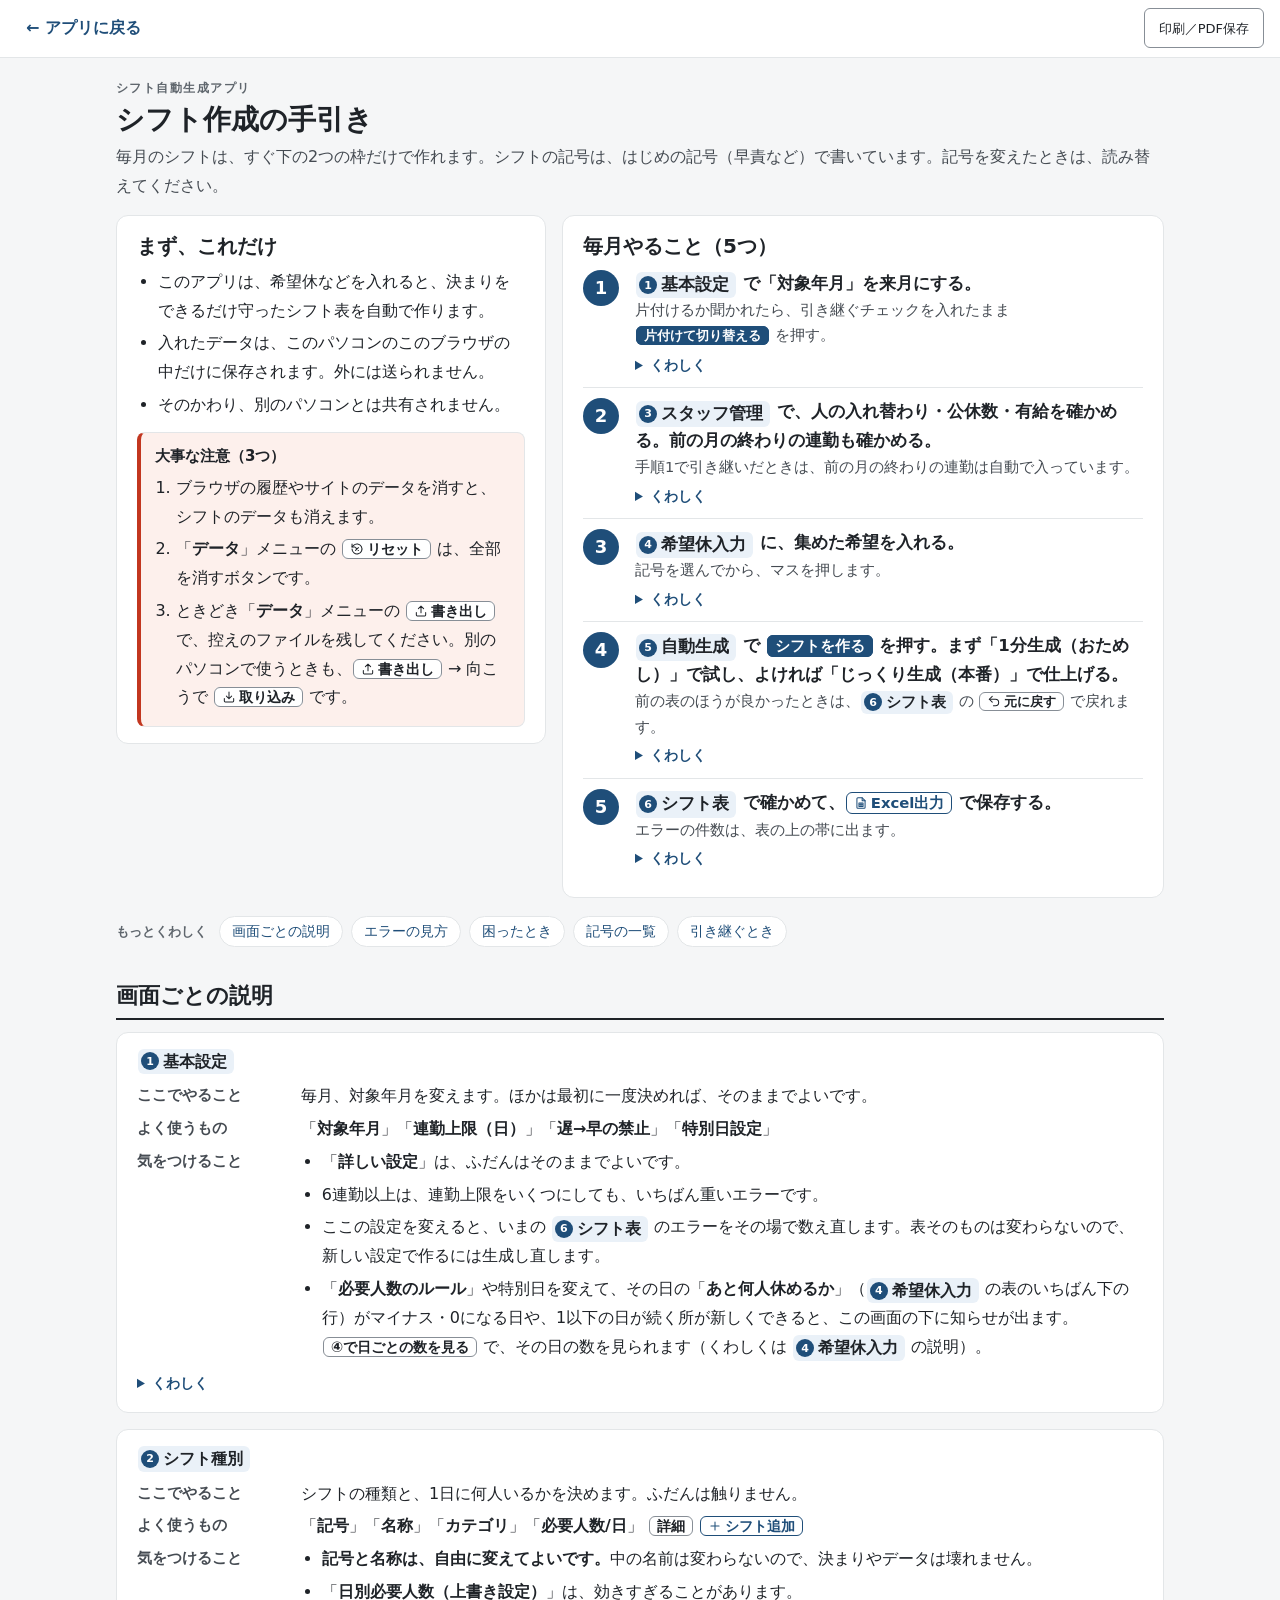
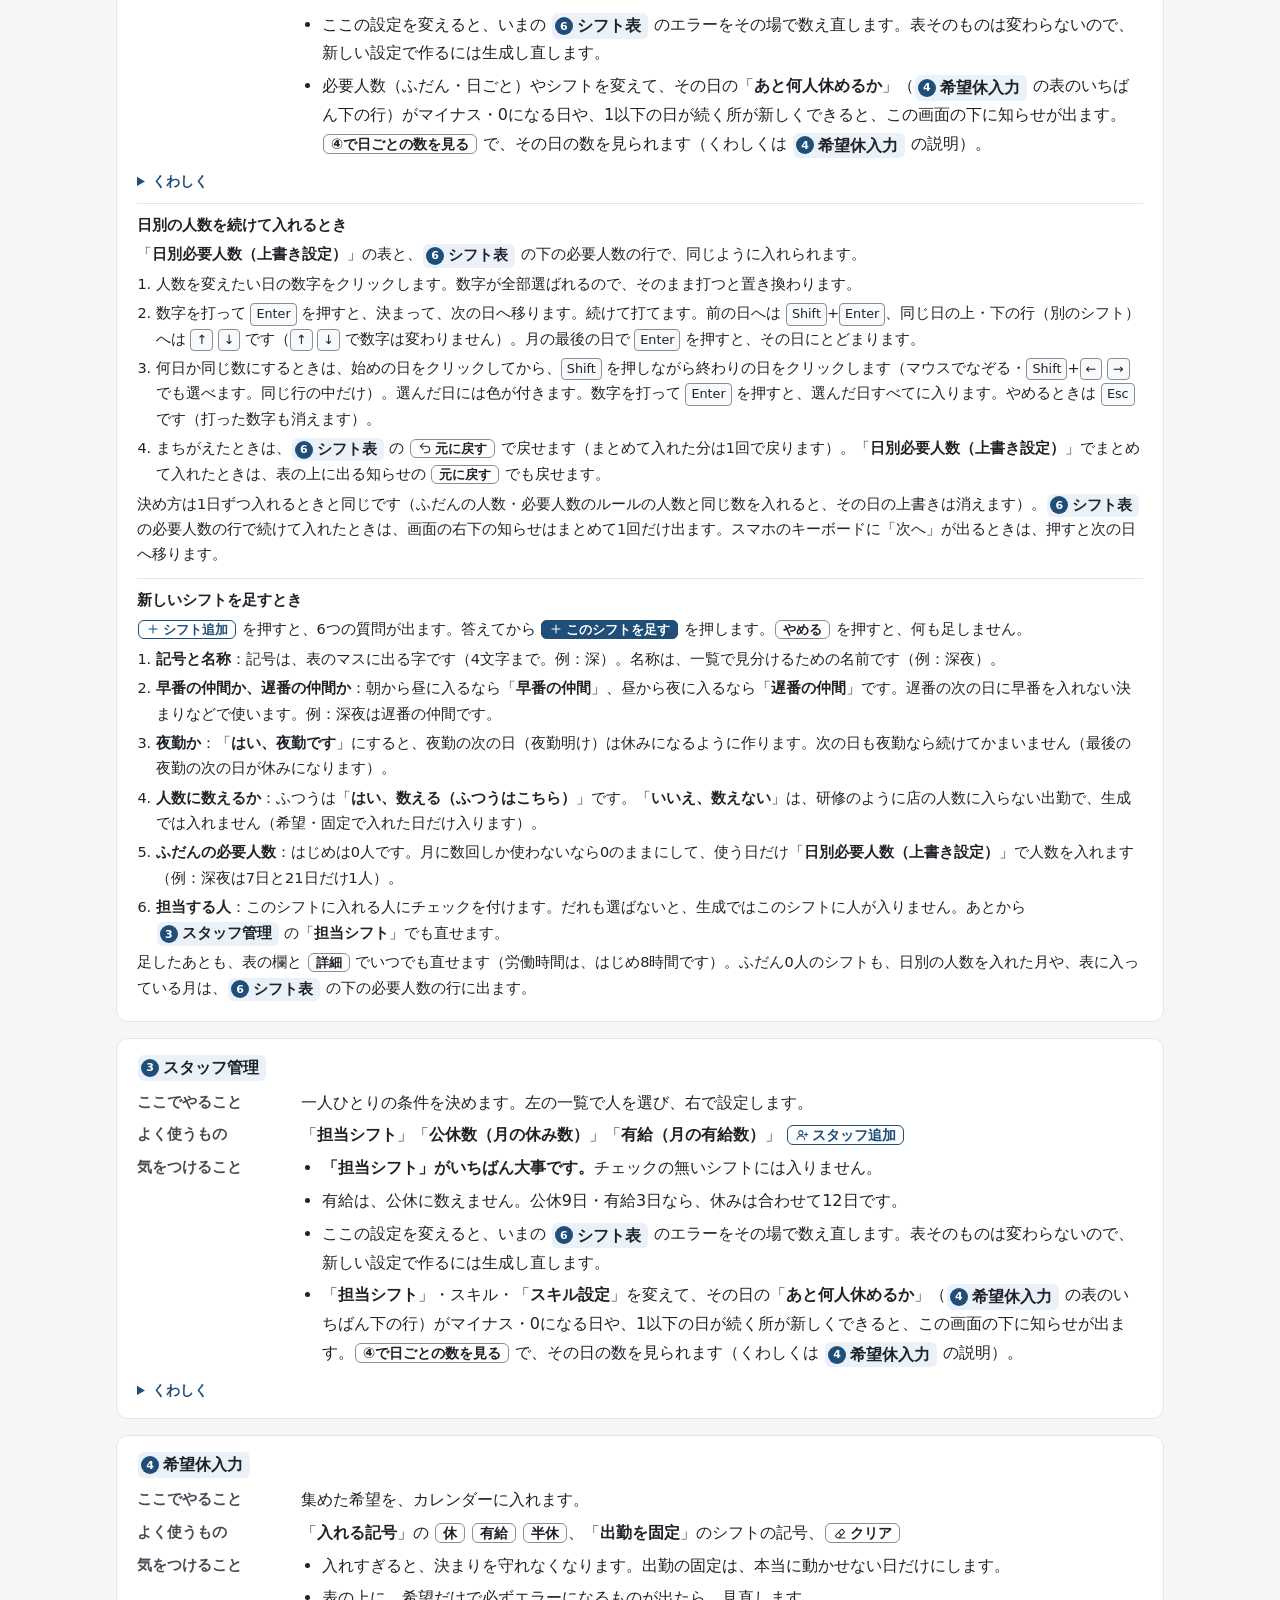
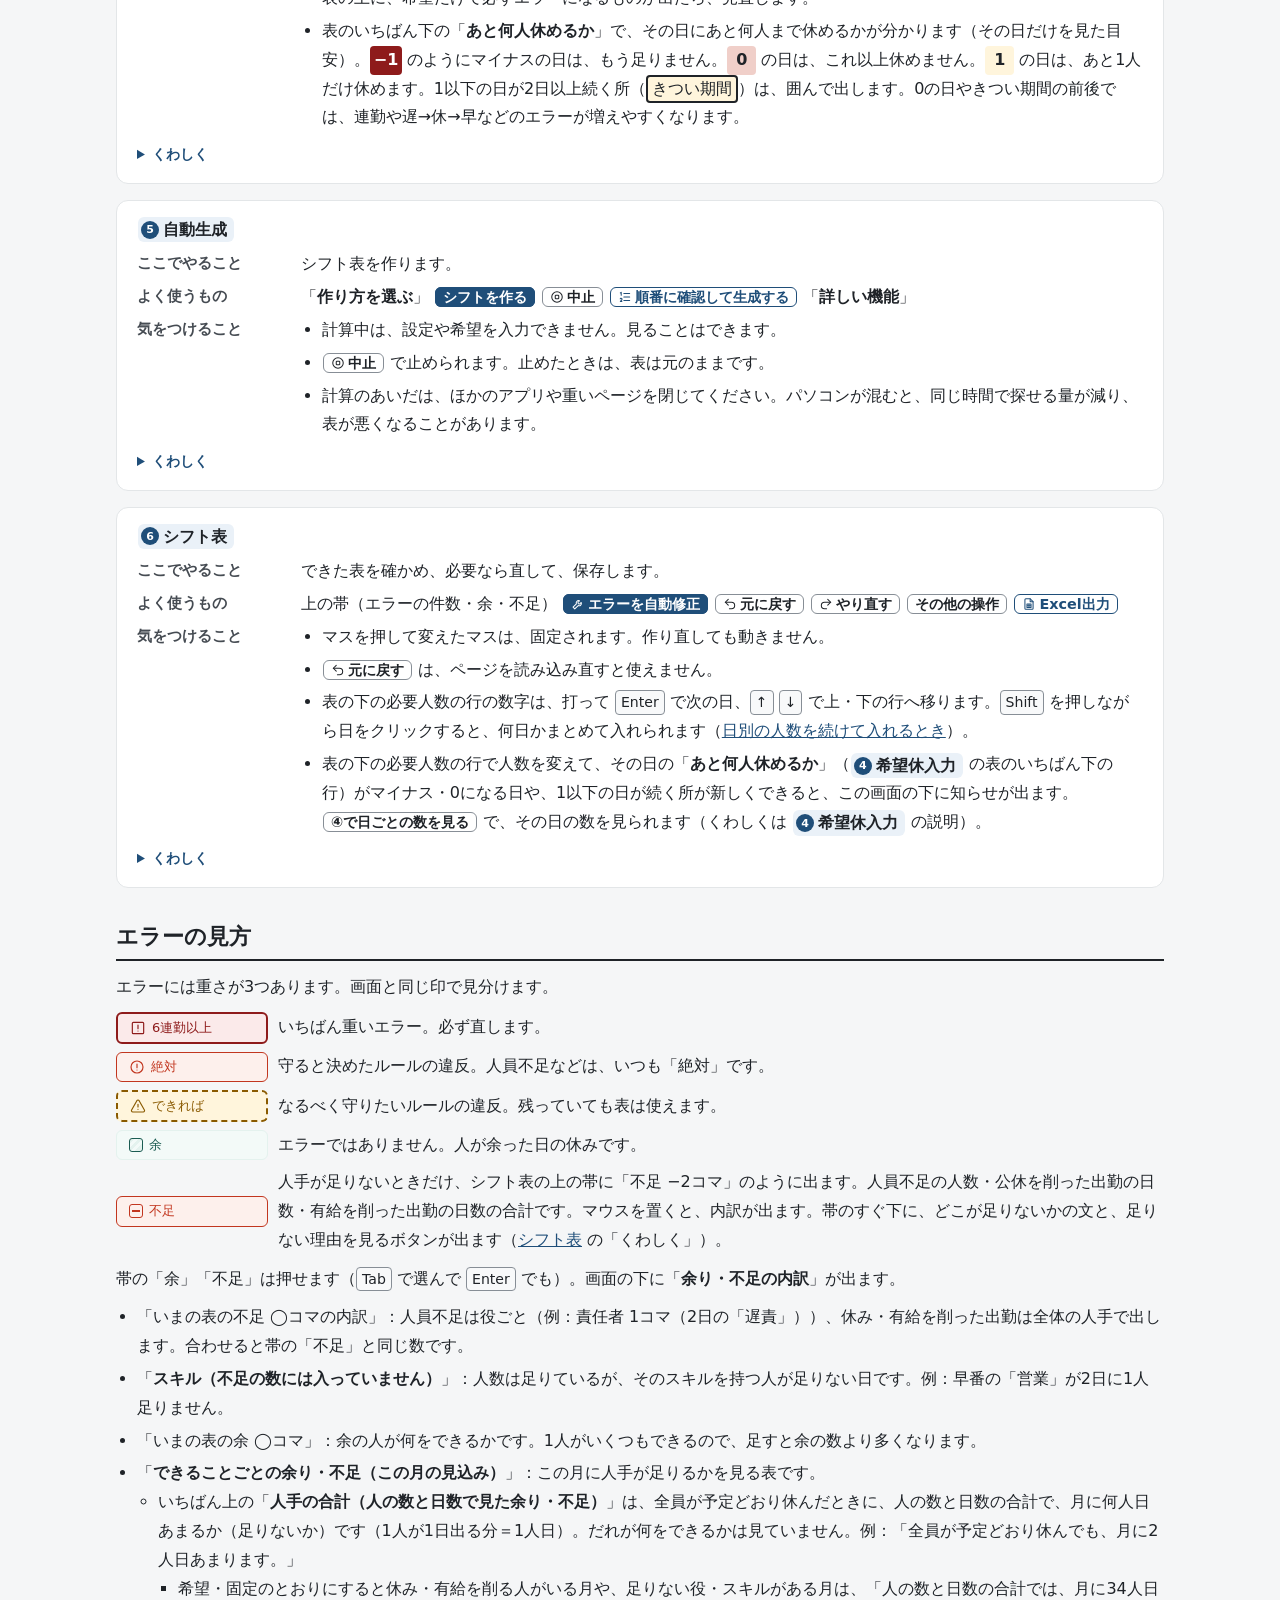
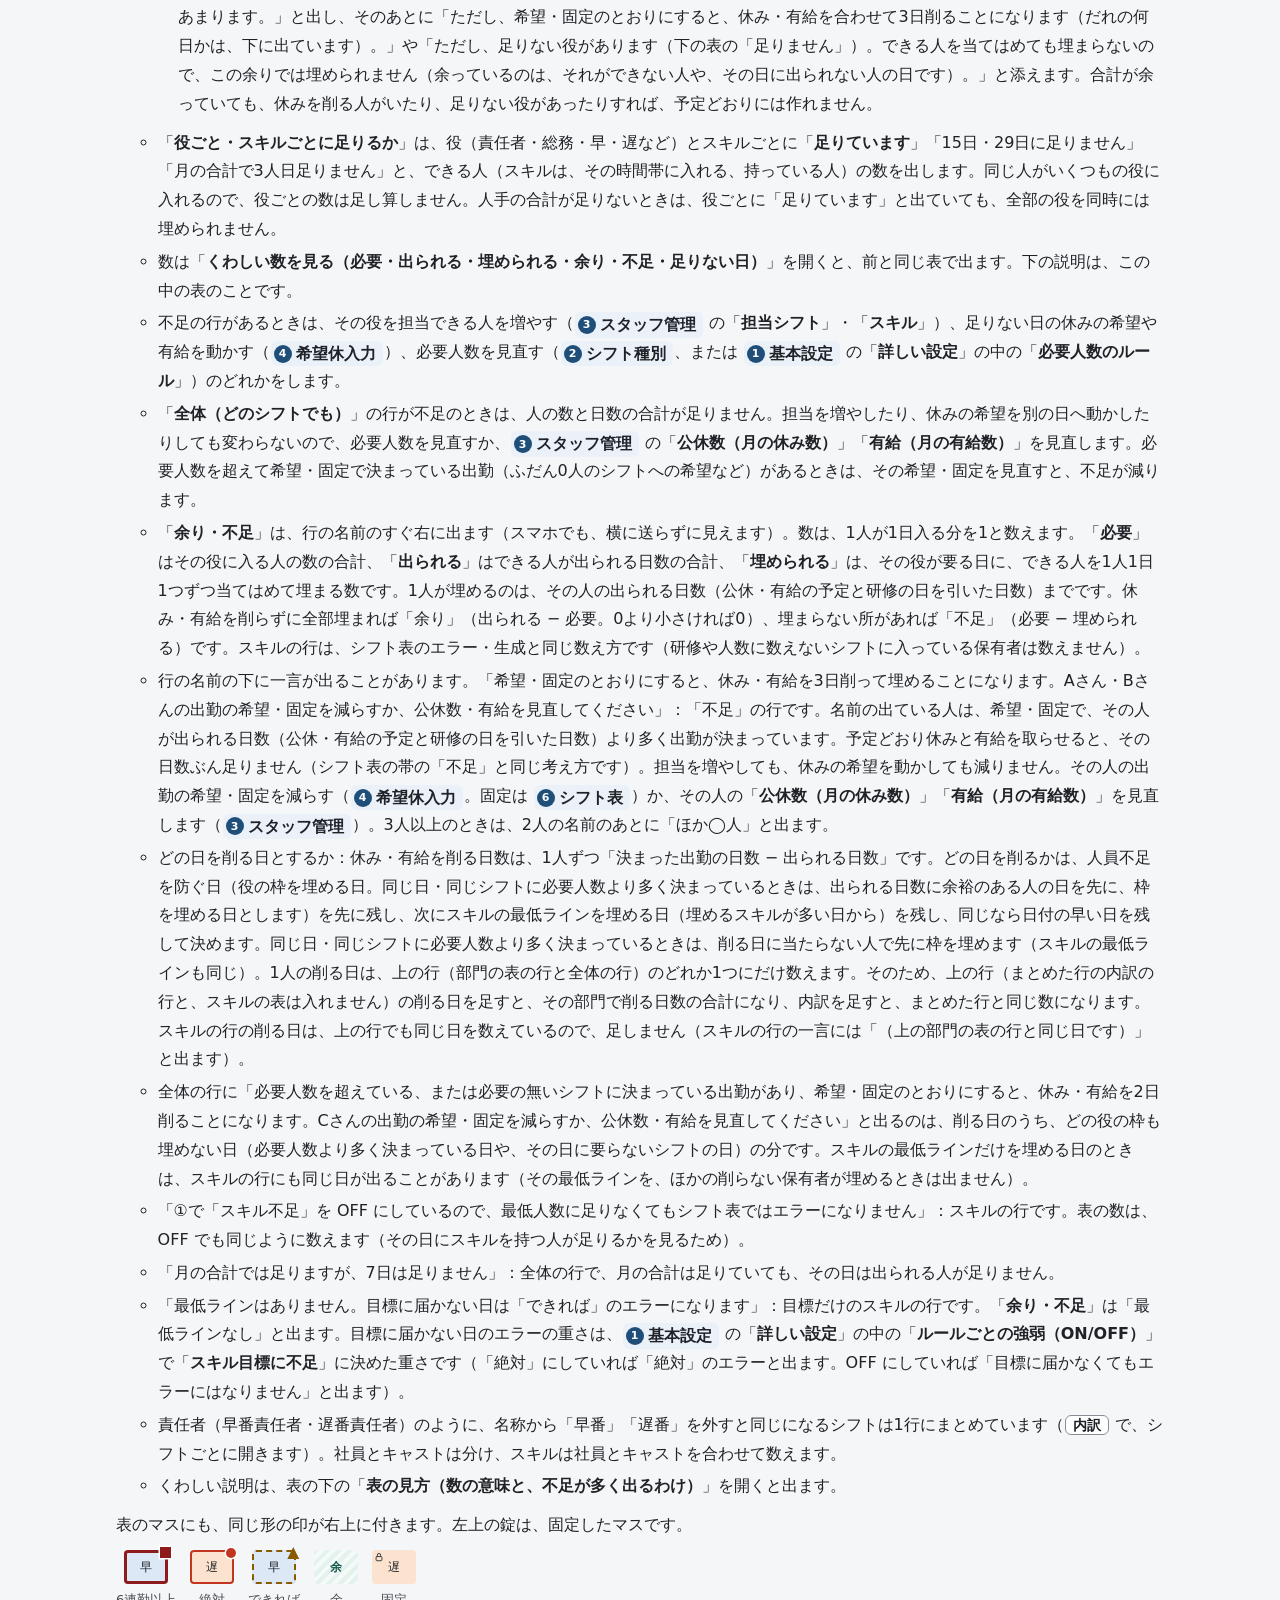
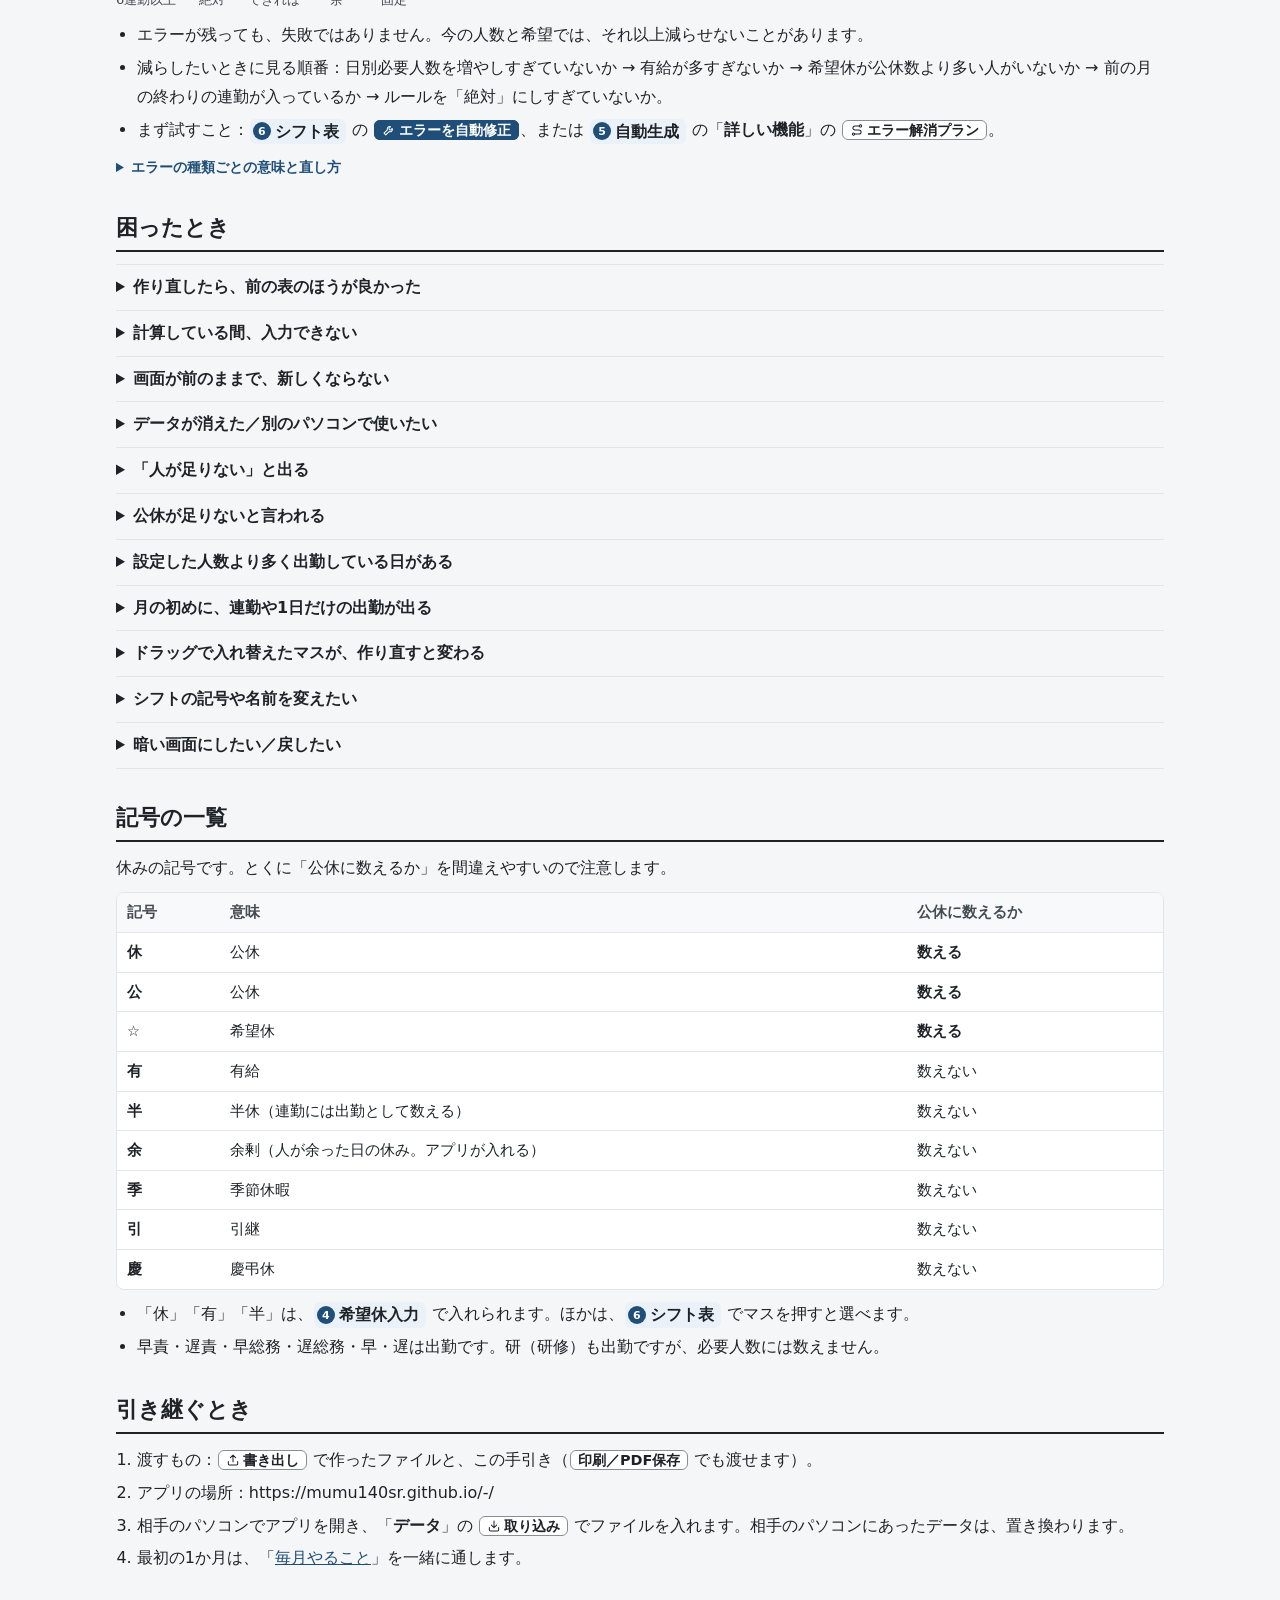
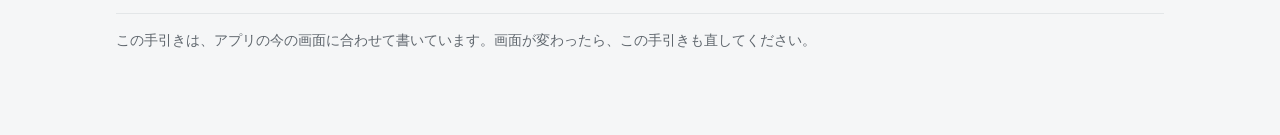
<file: manual.html>
<!DOCTYPE html>
<html lang="ja">
<head>
<meta charset="UTF-8" />
<meta name="viewport" content="width=device-width, initial-scale=1.0" />
<title>シフト作成の手引き｜シフト自動生成アプリ</title>
<link rel="icon" href="favicon.svg?v=275" type="image/svg+xml">
<link rel="icon" href="favicon-32.png?v=275" sizes="32x32" type="image/png">
<link rel="icon" href="favicon-16.png?v=275" sizes="16x16" type="image/png">
<link rel="apple-touch-icon" href="apple-touch-icon.png?v=275">
<script>
/* アプリと同じ明暗で出す（アプリで選んだものを使い、無ければパソコンの設定に合わせる。app.v6.js と同じ決め方） */
(function () {
  try {
    var t = localStorage.getItem('shiftapp-theme');
    if (t !== 'dark' && t !== 'light') t = (window.matchMedia && window.matchMedia('(prefers-color-scheme: dark)').matches) ? 'dark' : 'light';
    document.documentElement.setAttribute('data-theme', t);
  } catch (e) {}
})();
</script>
<!-- 色・アイコン・エラーの札・マスの見本は、アプリの変数と部品（css/style.css）をそのまま使う -->
<link rel="stylesheet" href="css/style.css?v=275" />
<style>
/* ===== 手引きだけの見た目（m- で始まる名前。アプリの画面には効かない） ===== */
body.m-body { font-size: 16px; line-height: 1.8; }
.m-bar {
  position: sticky; top: 0; z-index: 20; display: flex; align-items: center; gap: 12px;
  padding: 8px 16px; background: var(--surface); border-bottom: 1px solid var(--border);
}
.m-back { font-weight: 700; text-decoration: none; color: var(--link); padding: 6px 10px; border-radius: var(--r-md); }
.m-back:hover { background: var(--accent-soft); }
.m-bar .btn { margin-left: auto; }
.m-wrap { max-width: 1080px; margin: 0 auto; padding: 20px 16px 72px; }
.m-head { margin-bottom: 14px; }
.m-eyebrow { font-size: 12px; font-weight: 700; letter-spacing: .12em; color: var(--text-muted); }
.m-head h1 { font-size: 28px; line-height: 1.35; margin: 2px 0 4px; }
.m-lede { margin: 0; color: var(--text-soft); }
.m-card {
  background: var(--surface); border: 1px solid var(--border); border-radius: var(--r-xl);
  padding: 16px 20px; margin: 0 0 16px;
}
.m-card > :last-child { margin-bottom: 0; }
.m-card h2 { font-size: 20px; line-height: 1.4; margin: 0 0 8px; }
.m-first { display: grid; grid-template-columns: minmax(0, 5fr) minmax(0, 7fr); gap: 16px; align-items: start; }
.m-first .m-card { margin: 0; }
@media (max-width: 880px) { .m-first { grid-template-columns: 1fr; } }
p { margin: 0 0 10px; }
ul, ol { margin: 0 0 10px; padding-left: 1.3em; }
li { margin-bottom: 4px; }
.m-caution { background: var(--lv-must-bg); border: 1px solid var(--border); border-left: 4px solid var(--lv-must); border-radius: var(--r-lg); padding: 10px 14px; margin-top: 12px; }
.m-caution h3 { font-size: 15px; margin: 0 0 4px; color: var(--text); }
.m-caution ol { margin: 0; }
/* 毎月やること（大きな番号） */
.m-steps { list-style: none; padding: 0; margin: 0; }
.m-steps > li { display: grid; grid-template-columns: 40px minmax(0, 1fr); gap: 12px; padding: 10px 0; margin: 0; border-top: 1px solid var(--border); }
.m-steps > li:first-child { border-top: 0; padding-top: 2px; }
.m-num {
  width: 36px; height: 36px; border-radius: 50%; background: var(--accent); color: var(--accent-text);
  display: grid; place-items: center; font-weight: 700; font-size: 18px; line-height: 1;
}
.m-step-main { font-weight: 700; font-size: 16.5px; line-height: 1.7; }
.m-step-sub { color: var(--text-soft); font-size: 14.5px; line-height: 1.7; }
/* 折りたたみ（開かなくても使える。中は細かい注意） */
details.m-more { margin-top: 4px; font-size: 14.5px; line-height: 1.75; }
details.m-more > summary { cursor: pointer; color: var(--link); font-weight: 700; font-size: 14px; width: max-content; max-width: 100%; }
details.m-more[open] > summary { margin-bottom: 4px; }
details.m-more > :not(summary) { color: var(--text); }
/* 画面と同じ名前の札 */
.m-tab {
  display: inline-flex; align-items: center; gap: 4px; padding: 0 7px 0 3px; margin: 0 1px;
  border-radius: var(--r-md); background: var(--accent-soft); color: var(--text); font-weight: 700; line-height: 1.6;
  white-space: nowrap;
}
.m-tab::before {
  content: attr(data-n); display: inline-grid; place-items: center; width: 18px; height: 18px; border-radius: 50%;
  background: var(--accent); color: var(--accent-text); font-size: 11px; line-height: 1;
}
.m-btn {
  display: inline; padding: 1px 7px; margin: 0 1px; border: 1px solid var(--border-control); border-radius: var(--r-md);
  background: var(--surface); color: var(--text); font-size: .9em; font-weight: 600; line-height: 1.9;
  white-space: nowrap;
}
/* とても長い名前の札だけ、スマホ幅で折り返す */
.m-btn.wrap { white-space: normal; -webkit-box-decoration-break: clone; box-decoration-break: clone; overflow-wrap: anywhere; }
.m-btn.pri { background: var(--accent); border-color: var(--accent); color: var(--accent-text); }
.m-btn.out { border-color: var(--accent); color: var(--link); }
:root[data-theme="dark"] .m-btn.out { border-color: var(--link); }
.m-btn .ic { width: 14px; height: 14px; margin-right: 3px; vertical-align: -2px; }
.m-ui { font-weight: 700; }
.m-key { display: inline-block; padding: 0 5px; border: 1px solid var(--border-control); border-radius: var(--r-sm); font-size: .88em; line-height: 1.6; background: var(--surface-2); }
/* もくじ */
.m-toc { margin: 18px 0 8px; display: flex; flex-wrap: wrap; gap: 6px 8px; align-items: center; }
.m-toc b { font-size: 13px; color: var(--text-muted); margin-right: 4px; }
.m-toc a { text-decoration: none; color: var(--link); background: var(--surface); border: 1px solid var(--border); border-radius: var(--radius-pill); padding: 2px 12px; font-size: 14px; }
.m-toc a:hover { background: var(--accent-soft); }
/* 章 */
.m-sec { margin-top: 34px; scroll-margin-top: 64px; }
.m-sec > h2 { font-size: 22px; line-height: 1.4; margin: 0 0 12px; padding-bottom: 6px; border-bottom: 2px solid var(--text); }
.m-screen h3 { font-size: 18px; margin: 0 0 8px; display: flex; align-items: center; gap: 8px; }
.m-screen h3 .m-tab { font-size: 16px; }
.m-three { display: grid; grid-template-columns: 9.5em minmax(0, 1fr); gap: 4px 12px; margin: 0 0 6px; }
.m-three dt { font-weight: 700; color: var(--text-soft); font-size: 14.5px; }
.m-three dd { margin: 0; }
.m-three dd ul { margin: 0; }
.m-howto { border-top: 1px solid var(--border); margin-top: 10px; padding-top: 8px; font-size: 14.5px; line-height: 1.75; }
.m-howto h4 { font-size: 15px; margin: 0 0 4px; }
.m-howto p { margin: 4px 0; }
.m-howto ol { margin: 4px 0; }
@media (max-width: 560px) { .m-three { grid-template-columns: 1fr; } .m-three dd { margin-bottom: 6px; } }
/* 表 */
.m-tw { overflow-x: auto; margin: 6px 0 10px; border: 1px solid var(--border); border-radius: var(--r-lg); background: var(--surface); }
table.m-table { width: 100%; border-collapse: collapse; }
.m-table th, .m-table td {
  text-align: left; vertical-align: top; border: 0; border-bottom: 1px solid var(--border);
  padding: 7px 10px; font-size: 14.5px; line-height: 1.7; color: var(--text);
}
.m-table thead th { background: var(--surface-2); color: var(--text-soft); font-weight: 700; white-space: nowrap; }
.m-table tbody tr:last-child td, .m-table tbody tr:last-child th { border-bottom: 0; }
.m-table tbody tr:hover { background: transparent; }
.m-table .m-grp th { background: var(--surface-2); color: var(--text-soft); font-size: 13.5px; }
.m-table td.m-sym { font-weight: 700; white-space: nowrap; }
/* エラーの段階・マスの見本（アプリの部品のまま） */
.m-levels { list-style: none; padding: 0; margin: 4px 0 10px; display: grid; gap: 8px; }
.m-levels li { display: grid; grid-template-columns: 9.5em minmax(0, 1fr); gap: 10px; align-items: center; margin: 0; }
.m-levels .lv-chip { justify-content: flex-start; }
@media (max-width: 560px) { .m-levels li { grid-template-columns: 1fr; gap: 2px; } .m-levels .lv-chip { width: max-content; } }
.m-cells { display: flex; flex-wrap: wrap; gap: 14px; margin: 6px 0 10px; }
.m-cells figure { margin: 0; display: grid; justify-items: center; gap: 4px; font-size: 13px; color: var(--text-soft); }
.m-cells .shift-cell { width: 44px; }
/* 困ったとき */
.m-qa details { border-top: 1px solid var(--border); padding: 8px 0; }
.m-qa details:last-child { border-bottom: 1px solid var(--border); }
.m-qa summary { cursor: pointer; font-weight: 700; }
.m-qa summary:hover { color: var(--link); }
.m-qa details > p { margin: 6px 0 2px 1.2em; color: var(--text); font-size: 15px; }
.m-foot { margin-top: 40px; padding-top: 14px; border-top: 1px solid var(--border); color: var(--text-muted); font-size: 13.5px; }
/* 印刷：画面の上の帯ともくじは出さない。折りたたみは印刷の前に開く（下の script） */
@media print {
  .m-bar, .m-toc { display: none; }
  body.m-body { background: #fff; font-size: 11pt; }
  .m-first { grid-template-columns: 1fr; }
  .m-card, .m-tw, .m-qa details { break-inside: avoid; }
  details > summary { list-style: none; }
}
</style>
</head>
<body class="m-body">
<!-- 線画のアイコン（index.html の #iconSprite から、この手引きで使うものだけを写したもの。形を変えるときは index.html と合わせる） -->
<svg id="iconSprite" width="0" height="0" style="position:absolute" aria-hidden="true" focusable="false"><defs>
<symbol id="i-carry" viewBox="0 0 24 24"><rect x="13" y="4" width="8" height="16" rx="1.5"/><path d="M3 12h7.5M7.5 8.5 11 12l-3.5 3.5"/></symbol>
<symbol id="i-crit" viewBox="0 0 24 24"><rect x="3.5" y="3.5" width="17" height="17" rx="1.5"/><path d="M12 7.5v5.5M12 16.5v.01"/></symbol>
<symbol id="i-csv" viewBox="0 0 24 24"><path d="M14 3H6.5A1.5 1.5 0 0 0 5 4.5v15A1.5 1.5 0 0 0 6.5 21h11a1.5 1.5 0 0 0 1.5-1.5V8l-5-5z"/><path d="M14 3v5h5"/><path d="M8.5 12.5h7M8.5 15.5h7M8.5 18.5h4"/></symbol>
<symbol id="i-eraser" viewBox="0 0 24 24"><path d="M8.5 20.5h12M5 15.5l9-9a2 2 0 0 1 2.8 0l2.2 2.2a2 2 0 0 1 0 2.8l-8.5 8.5a2 2 0 0 1-1.4.5H8.3a2 2 0 0 1-1.4-.6L5 18.3a2 2 0 0 1 0-2.8z"/><path d="m9.5 11 4.5 4.5"/></symbol>
<symbol id="i-excel" viewBox="0 0 24 24"><path d="M14 3H6.5A1.5 1.5 0 0 0 5 4.5v15A1.5 1.5 0 0 0 6.5 21h11a1.5 1.5 0 0 0 1.5-1.5V8l-5-5z"/><path d="M14 3v5h5"/><path d="M8.5 12h7v6h-7zM8.5 15h7M12 12v6"/></symbol>
<symbol id="i-export" viewBox="0 0 24 24"><path d="M4 14.5V19a1.5 1.5 0 0 0 1.5 1.5h13A1.5 1.5 0 0 0 20 19v-4.5"/><path d="M12 15V3.5M7.5 8 12 3.5 16.5 8"/></symbol>
<symbol id="i-feasible" viewBox="0 0 24 24"><circle cx="10.5" cy="10.5" r="6.5"/><path d="m20 20-4.6-4.6"/><path d="m7.8 10.6 1.9 1.9 3.4-3.6"/></symbol>
<symbol id="i-forecast" viewBox="0 0 24 24"><path d="m3.5 17 5.5-5.5 4 4 7.5-7.5"/><path d="M15 8h5.5v5.5"/></symbol>
<symbol id="i-import" viewBox="0 0 24 24"><path d="M4 14.5V19a1.5 1.5 0 0 0 1.5 1.5h13A1.5 1.5 0 0 0 20 19v-4.5"/><path d="M12 3.5V15M7.5 10.5 12 15l4.5-4.5"/></symbol>
<symbol id="i-lock" viewBox="0 0 24 24"><rect x="5" y="11" width="14" height="10" rx="2"/><path d="M8 11V7.5a4 4 0 0 1 8 0V11"/></symbol>
<symbol id="i-must" viewBox="0 0 24 24"><circle cx="12" cy="12" r="9"/><path d="M12 7.5v5.5M12 16.5v.01"/></symbol>
<symbol id="i-partial" viewBox="0 0 24 24"><rect x="3" y="5" width="18" height="16" rx="2"/><path d="M3 10h18M8 3v4M16 3v4"/><path d="M8 15.5h7M13 13.5l2 2-2 2"/></symbol>
<symbol id="i-plan" viewBox="0 0 24 24"><circle cx="6" cy="19" r="2"/><circle cx="18" cy="5" r="2"/><path d="M8 19h7.5a3.5 3.5 0 0 0 0-7h-7a3.5 3.5 0 0 1 0-7H16"/></symbol>
<symbol id="i-plus" viewBox="0 0 24 24"><path d="M12 5v14M5 12h14"/></symbol>
<symbol id="i-redo" viewBox="0 0 24 24"><path d="m15 14 5-5-5-5"/><path d="M20 9H9.5a5.5 5.5 0 0 0 0 11H13"/></symbol>
<symbol id="i-repair" viewBox="0 0 24 24"><path d="M14.5 6.5a4 4 0 0 0-5.3 5.2L3.5 17.5l3 3 5.8-5.8a4 4 0 0 0 5.2-5.3l-2.6 2.6-2.4-.6-.6-2.4z"/></symbol>
<symbol id="i-reset" viewBox="0 0 24 24"><path d="M3.5 12a8.5 8.5 0 1 0 2.6-6.1L3.5 8.5"/><path d="M3.5 3.5v5h5"/><path d="m9.5 9.5 5 5M14.5 9.5l-5 5"/></symbol>
<symbol id="i-rulecheck" viewBox="0 0 24 24"><rect x="5" y="4" width="14" height="17.5" rx="2"/><path d="M9 4V2.5h6V4"/><path d="m9 13 2 2 4-4.5"/></symbol>
<symbol id="i-soft" viewBox="0 0 24 24"><path d="M10.3 4 2.4 18a2 2 0 0 0 1.7 3h15.8a2 2 0 0 0 1.7-3L13.7 4a2 2 0 0 0-3.4 0z"/><path d="M12 9.5v4M12 17v.01"/></symbol>
<symbol id="i-stop" viewBox="0 0 24 24"><circle cx="12" cy="12" r="9"/><rect x="9" y="9" width="6" height="6" rx="1"/></symbol>
<symbol id="i-sur-fix" viewBox="0 0 24 24"><path d="M4 6h9M17 6h3M4 12h3M11 12h9M4 18h11M19 18h1"/><circle cx="15" cy="6" r="2"/><circle cx="9" cy="12" r="2"/><circle cx="17" cy="18" r="2"/></symbol>
<symbol id="i-sur-use" viewBox="0 0 24 24"><path d="M12 4v16M8 20h8M5 7h14"/><path d="M5 7 2.5 13a2.6 2.6 0 0 0 5 0L5 7zM19 7l-2.5 6a2.6 2.6 0 0 0 5 0L19 7z"/><circle cx="12" cy="4" r="1"/></symbol>
<symbol id="i-undo" viewBox="0 0 24 24"><path d="M9 14 4 9l5-5"/><path d="M4 9h10.5a5.5 5.5 0 0 1 0 11H11"/></symbol>
<symbol id="i-unlock" viewBox="0 0 24 24"><rect x="5" y="11" width="14" height="10" rx="2"/><path d="M8 11V7.5a4 4 0 0 1 7.6-1.7"/></symbol>
<symbol id="i-user-plus" viewBox="0 0 24 24"><circle cx="10" cy="8" r="3.5"/><path d="M3.5 20a6.5 6.5 0 0 1 13 0M19 8v6M16 11h6"/></symbol>
<symbol id="i-wizard" viewBox="0 0 24 24"><path d="M10 6h10M10 12h10M10 18h10"/><path d="M4 5l1.5-1v5M3.8 15.2a1.6 1.6 0 1 1 2.4 1.9L4 19.5h2.6"/></symbol>
</defs></svg>
<div class="m-bar">
  <a class="m-back" href="index.html">← アプリに戻る</a>
  <button id="btnPrint" type="button" class="btn">印刷／PDF保存</button>
</div>

<main class="m-wrap">

  <header class="m-head">
    <div class="m-eyebrow">シフト自動生成アプリ</div>
    <h1>シフト作成の手引き</h1>
    <p class="m-lede">毎月のシフトは、すぐ下の2つの枠だけで作れます。シフトの記号は、はじめの記号（早責など）で書いています。記号を変えたときは、読み替えてください。</p>
  </header>

  <div class="m-first">
    <!-- 1. まず、これだけ -->
    <section class="m-card" id="first">
      <h2>まず、これだけ</h2>
      <ul>
        <li>このアプリは、希望休などを入れると、決まりをできるだけ守ったシフト表を自動で作ります。</li>
        <li>入れたデータは、このパソコンのこのブラウザの中だけに保存されます。外には送られません。</li>
        <li>そのかわり、別のパソコンとは共有されません。</li>
      </ul>
      <div class="m-caution">
        <h3>大事な注意（3つ）</h3>
        <ol>
          <li>ブラウザの履歴やサイトのデータを消すと、シフトのデータも消えます。</li>
          <li>「<span class="m-ui">データ</span>」メニューの <span class="m-btn"><svg class="ic" aria-hidden="true"><use href="#i-reset"/></svg>リセット</span> は、全部を消すボタンです。</li>
          <li>ときどき「<span class="m-ui">データ</span>」メニューの <span class="m-btn"><svg class="ic" aria-hidden="true"><use href="#i-export"/></svg>書き出し</span> で、控えのファイルを残してください。別のパソコンで使うときも、<span class="m-btn"><svg class="ic" aria-hidden="true"><use href="#i-export"/></svg>書き出し</span> → 向こうで <span class="m-btn"><svg class="ic" aria-hidden="true"><use href="#i-import"/></svg>取り込み</span> です。</li>
        </ol>
      </div>
    </section>

    <!-- 2. 毎月やること -->
    <section class="m-card" id="monthly">
      <h2>毎月やること（5つ）</h2>
      <ol class="m-steps">
        <li><span class="m-num">1</span><div>
          <div class="m-step-main"><span class="m-tab" data-n="1">基本設定</span> で「<span class="m-ui">対象年月</span>」を来月にする。</div>
          <div class="m-step-sub">片付けるか聞かれたら、引き継ぐチェックを入れたまま <span class="m-btn pri">片付けて切り替える</span> を押す。</div>
          <details class="m-more"><summary>くわしく</summary>
            <ol>
              <li>先月の表や希望が残っていると、「<span class="m-msg" data-pat="◯に切り替えます">◯◯ に切り替えます</span>」の画面が出ます。</li>
              <li>「<span class="m-msg" data-pat="◯の表から「前月末の連勤日数・最後のシフト」を引き継ぐ">（先月）の表から「前月末の連勤日数・最後のシフト」を引き継ぐ</span>」に、チェックが入っているか確かめます。</li>
              <li><span class="m-btn pri">片付けて切り替える</span> を押します。控えを残すなら <span class="m-btn"><svg class="ic" aria-hidden="true"><use href="#i-export"/></svg>先に書き出してから片付ける</span> を押します。</li>
            </ol>
            <ul>
              <li>片付けるのは、先月の表・希望休・固定・特別日・日ごとの必要人数などです。スタッフや設定は残ります。</li>
              <li>引き継ぐのは、そのときの表の月末です。先月の表を手で直したなら、直し終えてから切り替えます。</li>
              <li>引き継ぐチェックは、ちょうど次の月にしたときで、先月の表を作ってあるときだけ出ます。</li>
              <li><span class="m-btn">やめる（月も変えない）</span> を押すと、何も変わりません。</li>
            </ul>
          </details>
        </div></li>
        <li><span class="m-num">2</span><div>
          <div class="m-step-main"><span class="m-tab" data-n="3">スタッフ管理</span> で、人の入れ替わり・公休数・有給を確かめる。前の月の終わりの連勤も確かめる。</div>
          <div class="m-step-sub">手順1で引き継いだときは、前の月の終わりの連勤は自動で入っています。</div>
          <details class="m-more"><summary>くわしく</summary>
            <ul>
              <li>左の一覧で人を選ぶと、右にその人の設定が出ます。</li>
              <li>新しい人は <span class="m-btn out"><svg class="ic" aria-hidden="true"><use href="#i-user-plus"/></svg>スタッフ追加</span> で足します。やめた人は、設定の右上の <span class="m-btn">このスタッフを削除</span> で消します。</li>
              <li>「<span class="m-ui">前月末の連勤日数（0＝月末は休み）</span>」と「<span class="m-ui">前月末シフト（連勤1日以上で選択）</span>」を確かめます。</li>
              <li>引き継がなかったときは、人ごとに入れます。月を切り替える前なら、<span class="m-btn"><svg class="ic" aria-hidden="true"><use href="#i-carry"/></svg>前月末の連勤・シフトを取り込む</span> でも入ります（画面にある表の月末から読みます）。</li>
              <li>有給は、公休に数えません。</li>
            </ul>
          </details>
        </div></li>
        <li><span class="m-num">3</span><div>
          <div class="m-step-main"><span class="m-tab" data-n="4">希望休入力</span> に、集めた希望を入れる。</div>
          <div class="m-step-sub">記号を選んでから、マスを押します。</div>
          <details class="m-more"><summary>くわしく</summary>
            <ul>
              <li><span class="m-btn">休</span> <span class="m-btn">有給</span> <span class="m-btn">半休</span> は、その日を休み・有給・半休にします。</li>
              <li>シフトの記号（早・遅など）を入れると、その日はそのシフトに固定されます。</li>
              <li>消すときは、マスをダブルクリックします。</li>
              <li>表の上に「<span class="m-msg" data-pat="希望だけで、必ずエラーになるものが◯あります">希望だけで、必ずエラーになるものが◯件あります</span>」と出たら、希望を見直します。</li>
            </ul>
          </details>
        </div></li>
        <li><span class="m-num">4</span><div>
          <div class="m-step-main"><span class="m-tab" data-n="5">自動生成</span> で <span class="m-btn pri">シフトを作る</span> を押す。まず「<span class="m-ui">1分生成（おためし）</span>」で試し、よければ「<span class="m-ui">じっくり生成（本番）</span>」で仕上げる。</div>
          <div class="m-step-sub">前の表のほうが良かったときは、<span class="m-tab" data-n="6">シフト表</span> の <span class="m-btn"><svg class="ic" aria-hidden="true"><use href="#i-undo"/></svg>元に戻す</span> で戻れます。</div>
          <details class="m-more"><summary>くわしく</summary>
            <ul>
              <li>「<span class="m-ui">作り方を選ぶ</span>」で選んでから、<span class="m-btn pri">シフトを作る</span> を押します。</li>
              <li>1分生成は1部門あたり最大60秒、じっくり生成は最大約11分かかります。</li>
              <li>計算中は、設定や希望を入力できません。止めるときは <span class="m-btn"><svg class="ic" aria-hidden="true"><use href="#i-stop"/></svg>中止</span> を押します。</li>
              <li>固定したマスと、<span class="m-tab" data-n="4">希望休入力</span> の希望は、そのまま残ります。</li>
              <li>作り終わると、<span class="m-tab" data-n="6">シフト表</span> の画面に移ります。</li>
              <li><span class="m-btn"><svg class="ic" aria-hidden="true"><use href="#i-undo"/></svg>元に戻す</span> は、ページを読み込み直すと使えません。その月に初めて作ったときは、戻る前の表はありません。</li>
            </ul>
          </details>
        </div></li>
        <li><span class="m-num">5</span><div>
          <div class="m-step-main"><span class="m-tab" data-n="6">シフト表</span> で確かめて、<span class="m-btn out"><svg class="ic" aria-hidden="true"><use href="#i-excel"/></svg>Excel出力</span> で保存する。</div>
          <div class="m-step-sub">エラーの件数は、表の上の帯に出ます。</div>
          <details class="m-more"><summary>くわしく</summary>
            <ul>
              <li>エラーが残ったら <span class="m-btn pri"><svg class="ic" aria-hidden="true"><use href="#i-repair"/></svg>エラーを自動修正</span> を押します。直す案が並ぶので、選んで <span class="m-btn pri">反映</span> を押します。</li>
              <li>エラーの重さは、下の「<a href="#errors">エラーの見方</a>」で見分けます。</li>
              <li>保存されるファイルは「シフト表_2026-11.xlsx」のような名前です。</li>
              <li>あわせて「<span class="m-ui">データ</span>」の <span class="m-btn"><svg class="ic" aria-hidden="true"><use href="#i-export"/></svg>書き出し</span> で控えを残すと安心です。</li>
            </ul>
          </details>
        </div></li>
      </ol>
    </section>
  </div>

  <nav class="m-toc" aria-label="もくじ">
    <b>もっとくわしく</b>
    <a href="#screens">画面ごとの説明</a>
    <a href="#errors">エラーの見方</a>
    <a href="#trouble">困ったとき</a>
    <a href="#marks">記号の一覧</a>
    <a href="#handover">引き継ぐとき</a>
  </nav>

  <!-- 3. 画面ごとの説明 -->
  <section class="m-sec" id="screens">
    <h2>画面ごとの説明</h2>

    <div class="m-card m-screen" id="s1">
      <h3><span class="m-tab" data-n="1">基本設定</span></h3>
      <dl class="m-three">
        <dt>ここでやること</dt><dd>毎月、対象年月を変えます。ほかは最初に一度決めれば、そのままでよいです。</dd>
        <dt>よく使うもの</dt><dd>「<span class="m-ui">対象年月</span>」「<span class="m-ui">連勤上限（日）</span>」「<span class="m-ui">遅→早の禁止</span>」「<span class="m-ui">特別日設定</span>」</dd>
        <dt>気をつけること</dt><dd><ul>
          <li>「<span class="m-ui">詳しい設定</span>」は、ふだんはそのままでよいです。</li>
          <li>6連勤以上は、連勤上限をいくつにしても、いちばん重いエラーです。</li>
          <li>ここの設定を変えると、いまの <span class="m-tab" data-n="6">シフト表</span> のエラーをその場で数え直します。表そのものは変わらないので、新しい設定で作るには生成し直します。</li>
          <li>「<span class="m-ui">必要人数のルール</span>」や特別日を変えて、その日の「<span class="m-ui">あと何人休めるか</span>」（<span class="m-tab" data-n="4">希望休入力</span> の表のいちばん下の行）がマイナス・0になる日や、1以下の日が続く所が新しくできると、この画面の下に知らせが出ます。<span class="m-btn">④で日ごとの数を見る</span> で、その日の数を見られます（くわしくは <span class="m-tab" data-n="4">希望休入力</span> の説明）。</li>
        </ul></dd>
      </dl>
      <details class="m-more"><summary>くわしく</summary>
        <ul>
          <li>「<span class="m-ui">連勤上限（日）</span>」：この日数を超える連勤をエラーにします。4なら、5連勤からエラーです。</li>
          <li>「<span class="m-ui">遅→早の禁止</span>」：遅番の次の日に、早番を入れません。</li>
          <li>「<span class="m-ui">単発休みのペナルティ</span>」：出勤に挟まれた1日だけの休みを避けます。</li>
          <li>「<span class="m-ui">連休の目安回数（月・全体）</span>」：全員に、月に何回2連休を入れるかの目安です。0は指定なしです。</li>
          <li>「<span class="m-ui">早遅の切り替え回数（上限）</span>」：1人が1か月に、早番と遅番を行き来してよい回数です（はじめは2回）。休みの日は前の時間帯のまま数え、半休は早番に数えます。超えた分は「<span class="m-ui">早遅の切り替え回数</span>」のエラーになります。0〜10回の整数で入れます（使えない数を入れると、「<span class="m-msg" data-pat="入れた数は使えません（◯）。もとの◯回に戻しました。">入れた数は使えません（回数は、0、1、2…のような整数で入れてください）。もとの 2回 に戻しました。</span>」のように出て、元の数に戻ります）。
            <ul>
              <li>どれくらい守らせるかは、「<span class="m-ui">詳しい設定</span>」→「<span class="m-ui">ルールごとの強弱（ON/OFF）</span>」の「<span class="m-ui">早遅の切り替え回数</span>」で決めます。そこが「<span class="m-ui">OFF（使わない）</span>」のときは、欄の下に「<span class="m-msg" data-pat="いまは「詳しい設定」→「ルールごとの強弱（ON/OFF）」で「早遅の切り替え回数」が「OFF（使わない）」なので、この回数は、表を作るときにも、エラーを数えるときにも使われません。">いまは「詳しい設定」→「ルールごとの強弱（ON/OFF）」で「早遅の切り替え回数」が「OFF（使わない）」なので、この回数は、表を作るときにも、エラーを数えるときにも使われません。</span>」と出ます。</li>
              <li>早番と遅番の行き来を減らしたいとき：この欄を小さく（たとえば1回に）し、「<span class="m-ui">ルールごとの強弱（ON/OFF）</span>」で「<span class="m-ui">早遅の切り替え回数</span>」を「<span class="m-ui">絶対</span>」にして、作り直します。月によっては、ほかの「絶対」のエラー（責任者の順位など）が増えます。作り直す前と後で、<span class="m-tab" data-n="6">シフト表</span> の帯の件数を比べてください（作り直したあとも <span class="m-btn"><svg class="ic" aria-hidden="true"><use href="#i-undo"/></svg>元に戻す</span> で前の表に戻れます）。</li>
              <li>希望・固定の並びだけで上限を超える人は、作り直しても「<span class="m-ui">早遅の切り替え回数</span>」のエラーが残ります（希望を変えないと消えません）。</li>
            </ul>
          </li>
          <li>「<span class="m-ui">表を作ったあとに、総務の順番に入れ替える</span>」：はじめは入です。表を作ったあと、総務のシフトに入る人を、<span class="m-tab" data-n="3">スタッフ管理</span> の「<span class="m-ui">総務の順番</span>」の順に入れ替えます（くわしくは <span class="m-tab" data-n="3">スタッフ管理</span> の説明）。エラーが1件でも増える入れ替えはしません。切ると、作った表のままです。</li>
          <li>特別日：「<span class="m-ui">入れ替え日（副店長を遅番固定）</span>」は副店長をその日の遅責に、「<span class="m-ui">新装日（副店長を早番固定）</span>」は早責に入れます。「<span class="m-ui">搬入日</span>」は、「<span class="m-ui">必要人数のルール</span>」で人数を決めるときに使います。日付は「1,15」のようにカンマで区切ります。</li>
          <li>「<span class="m-ui">詳しい設定</span>」の中：
            <ul>
              <li>「<span class="m-ui">計算のしかた</span>」：ふだんはそのまま（両方オン）にします。</li>
              <li>「<span class="m-ui">ルールごとの強弱（ON/OFF）</span>」：ルールごとに「<span class="m-ui">絶対</span>」「<span class="m-ui">できれば</span>」「<span class="m-ui">OFF（使わない）</span>」を選べます。人員不足・公休数不足・連勤超過・担当外シフト・日ごとに要るスキルは変えられません。</li>
              <li>「<span class="m-ui">必要人数のルール</span>」：「入れ替え日は遅番を2人」のように、条件で人数を決めます。月が変わっても、日付が自動で決まります。</li>
            </ul>
          </li>
        </ul>
      </details>
    </div>

    <div class="m-card m-screen" id="s2">
      <h3><span class="m-tab" data-n="2">シフト種別</span></h3>
      <dl class="m-three">
        <dt>ここでやること</dt><dd>シフトの種類と、1日に何人いるかを決めます。ふだんは触りません。</dd>
        <dt>よく使うもの</dt><dd>「<span class="m-ui">記号</span>」「<span class="m-ui">名称</span>」「<span class="m-ui">カテゴリ</span>」「<span class="m-ui">必要人数/日</span>」 <span class="m-btn">詳細</span> <span class="m-btn out"><svg class="ic" aria-hidden="true"><use href="#i-plus"/></svg>シフト追加</span></dd>
        <dt>気をつけること</dt><dd><ul>
          <li><b>記号と名称は、自由に変えてよいです。</b>中の名前は変わらないので、決まりやデータは壊れません。</li>
          <li>「<span class="m-ui">日別必要人数（上書き設定）</span>」は、効きすぎることがあります。</li>
          <li>ここの設定を変えると、いまの <span class="m-tab" data-n="6">シフト表</span> のエラーをその場で数え直します。表そのものは変わらないので、新しい設定で作るには生成し直します。</li>
          <li>必要人数（ふだん・日ごと）やシフトを変えて、その日の「<span class="m-ui">あと何人休めるか</span>」（<span class="m-tab" data-n="4">希望休入力</span> の表のいちばん下の行）がマイナス・0になる日や、1以下の日が続く所が新しくできると、この画面の下に知らせが出ます。<span class="m-btn">④で日ごとの数を見る</span> で、その日の数を見られます（くわしくは <span class="m-tab" data-n="4">希望休入力</span> の説明）。</li>
        </ul></dd>
      </dl>
      <details class="m-more"><summary>くわしく</summary>
        <ul>
          <li>「<span class="m-ui">記号</span>」は、画面と Excel・CSV に出す字です。4文字まで、自由に変えられます。
            <ul>
              <li>中の名前は変わりません（<span class="m-btn">詳細</span> の中に「<span class="m-msg" data-pat="中の名前：◯（変わりません）">中の名前：早責（変わりません）</span>」と出ます）。決まり（1日1人・責任者の順位など）や、担当シフト・希望・固定・作った表は壊れません。</li>
              <li>空・ほかのシフトや休みの記号と同じ字・「=」「+」「-」「@」で始まる字は使えません。</li>
            </ul>
          </li>
          <li>「<span class="m-ui">カテゴリ</span>」は「<span class="m-ui">A（早番）</span>」か「<span class="m-ui">B（遅番）</span>」です。遅→早などの決まりは、これで見分けます。</li>
          <li><span class="m-btn">詳細</span> の中の「<span class="m-ui">責任者として数える（特別日の副店長・責任者の順位）</span>」：このシフトに入っている人を、その時間帯の責任者として数えます。例えば深夜のシフトに付けると、入れ替え日に副店長が深夜に入っていれば「遅責に入っていない」のエラーになりません。また、深夜に入っている上の役職の人を、責任者の順位で「遅責に入るべき人」に数えません。はじめは付いていません。</li>
          <li><span class="m-btn">詳細</span> の中の「<span class="m-ui">総務のシフト（総務の順番で入れ替える）</span>」：表を作ったあとに、<span class="m-tab" data-n="3">スタッフ管理</span> の「<span class="m-ui">総務の順番</span>」で入れ替えるシフトです。はじめは早総務・遅総務に付いています。</li>
          <li>画面のマスの色は、カテゴリで決まります（早番系は青、遅番系は橙、研修は紫）。<span class="m-btn">詳細</span> の中の「<span class="m-ui">Excel出力の色</span>」は、Excel に出すときの色です。</li>
          <li>「<span class="m-ui">必要人数/日</span>」は、社員とキャストで別々に入れます。人が余った日は、多く入れずに「余」（休み）にします。</li>
          <li>「<span class="m-ui">日別必要人数（上書き設定）</span>」で、特定の日だけ人数を変えられます。土日だけのつもりでも、月に何日もあると大きな人数になります。人員不足の大きな原因です。</li>
          <li>同じ折りたたみの中の「<span class="m-ui">日ごとに要るスキル</span>」で、その日のそのシフトに入れる人を、スキルで絞れます（例：入れ替えの日の深夜は「S営業」か「P営業」を持つ人だけ）。
            <ul>
              <li>日・シフト・要るスキルを選んで <span class="m-btn"><svg class="ic" aria-hidden="true"><use href="#i-plus"/></svg>この日に指定する</span> を押します。いくつか選ぶと「どれか1つを持っていればよい」になります。やめるときは <span class="m-btn">外す</span> を押します。</li>
              <li>生成では、スキルを持たない人をその日そのシフトに入れません。入れる人が足りなければ、人員不足として出ます。希望・固定や手直しで入れたときは、「絶対」のエラー（日ごとに要るスキル）になります。</li>
              <li>指定した日は、この表と <span class="m-tab" data-n="6">シフト表</span> の下の必要人数の行で、マスが点線で囲まれます。マウスを置くと、要るスキルが出ます。</li>
              <li>社員・キャストの両方に当てます。月を切り替えて片付けると消えます。スキルの名前を変えると一緒に変わり、スキルを消すと指定からも外れます。</li>
            </ul>
          </li>
          <li>「<span class="m-ui">必要人数のルール</span>」が当たる日は、ルールの人数が出ます（数字に点線の下線。マウスを置くと、どのルールかが出ます）。その日もふだんの人数を入れられます。ルールの人数と同じ数を入れると、その日の上書きは消えます。<span class="m-tab" data-n="6">シフト表</span> の下の必要人数の行でも同じです。</li>
          <li>「研」（研修）は、必要人数に数えません。</li>
        </ul>
      </details>
      <div class="m-howto" id="reqinput">
        <h4>日別の人数を続けて入れるとき</h4>
        <p>「<span class="m-ui">日別必要人数（上書き設定）</span>」の表と、<span class="m-tab" data-n="6">シフト表</span> の下の必要人数の行で、同じように入れられます。</p>
        <ol>
          <li>人数を変えたい日の数字をクリックします。数字が全部選ばれるので、そのまま打つと置き換わります。</li>
          <li>数字を打って <span class="m-key">Enter</span> を押すと、決まって、次の日へ移ります。続けて打てます。前の日へは <span class="m-key">Shift</span>+<span class="m-key">Enter</span>、同じ日の上・下の行（別のシフト）へは <span class="m-key">↑</span> <span class="m-key">↓</span> です（<span class="m-key">↑</span> <span class="m-key">↓</span> で数字は変わりません）。月の最後の日で <span class="m-key">Enter</span> を押すと、その日にとどまります。</li>
          <li>何日か同じ数にするときは、始めの日をクリックしてから、<span class="m-key">Shift</span> を押しながら終わりの日をクリックします（マウスでなぞる・<span class="m-key">Shift</span>+<span class="m-key">←</span> <span class="m-key">→</span> でも選べます。同じ行の中だけ）。選んだ日には色が付きます。数字を打って <span class="m-key">Enter</span> を押すと、選んだ日すべてに入ります。やめるときは <span class="m-key">Esc</span> です（打った数字も消えます）。</li>
          <li>まちがえたときは、<span class="m-tab" data-n="6">シフト表</span> の <span class="m-btn"><svg class="ic" aria-hidden="true"><use href="#i-undo"/></svg>元に戻す</span> で戻せます（まとめて入れた分は1回で戻ります）。「<span class="m-ui">日別必要人数（上書き設定）</span>」でまとめて入れたときは、表の上に出る知らせの <span class="m-btn">元に戻す</span> でも戻せます。</li>
        </ol>
        <p>決め方は1日ずつ入れるときと同じです（ふだんの人数・必要人数のルールの人数と同じ数を入れると、その日の上書きは消えます）。<span class="m-tab" data-n="6">シフト表</span> の必要人数の行で続けて入れたときは、画面の右下の知らせはまとめて1回だけ出ます。スマホのキーボードに「次へ」が出るときは、押すと次の日へ移ります。</p>
      </div>
      <div class="m-howto" id="addshift">
        <h4>新しいシフトを足すとき</h4>
        <p><span class="m-btn out"><svg class="ic" aria-hidden="true"><use href="#i-plus"/></svg>シフト追加</span> を押すと、6つの質問が出ます。答えてから <span class="m-btn pri"><svg class="ic" aria-hidden="true"><use href="#i-plus"/></svg>このシフトを足す</span> を押します。<span class="m-btn">やめる</span> を押すと、何も足しません。</p>
        <ol>
          <li><b>記号と名称</b>：記号は、表のマスに出る字です（4文字まで。例：深）。名称は、一覧で見分けるための名前です（例：深夜）。</li>
          <li><b>早番の仲間か、遅番の仲間か</b>：朝から昼に入るなら「<span class="m-ui">早番の仲間</span>」、昼から夜に入るなら「<span class="m-ui">遅番の仲間</span>」です。遅番の次の日に早番を入れない決まりなどで使います。例：深夜は遅番の仲間です。</li>
          <li><b>夜勤か</b>：「<span class="m-ui">はい、夜勤です</span>」にすると、夜勤の次の日（夜勤明け）は休みになるように作ります。次の日も夜勤なら続けてかまいません（最後の夜勤の次の日が休みになります）。</li>
          <li><b>人数に数えるか</b>：ふつうは「<span class="m-ui">はい、数える（ふつうはこちら）</span>」です。「<span class="m-ui">いいえ、数えない</span>」は、研修のように店の人数に入らない出勤で、生成では入れません（希望・固定で入れた日だけ入ります）。</li>
          <li><b>ふだんの必要人数</b>：はじめは0人です。月に数回しか使わないなら0のままにして、使う日だけ「<span class="m-ui">日別必要人数（上書き設定）</span>」で人数を入れます（例：深夜は7日と21日だけ1人）。</li>
          <li><b>担当する人</b>：このシフトに入れる人にチェックを付けます。だれも選ばないと、生成ではこのシフトに人が入りません。あとから <span class="m-tab" data-n="3">スタッフ管理</span> の「<span class="m-ui">担当シフト</span>」でも直せます。</li>
        </ol>
        <p>足したあとも、表の欄と <span class="m-btn">詳細</span> でいつでも直せます（労働時間は、はじめ8時間です）。ふだん0人のシフトも、日別の人数を入れた月や、表に入っている月は、<span class="m-tab" data-n="6">シフト表</span> の下の必要人数の行に出ます。</p>
      </div>
    </div>

    <div class="m-card m-screen" id="s3">
      <h3><span class="m-tab" data-n="3">スタッフ管理</span></h3>
      <dl class="m-three">
        <dt>ここでやること</dt><dd>一人ひとりの条件を決めます。左の一覧で人を選び、右で設定します。</dd>
        <dt>よく使うもの</dt><dd>「<span class="m-ui">担当シフト</span>」「<span class="m-ui">公休数（月の休み数）</span>」「<span class="m-ui">有給（月の有給数）</span>」 <span class="m-btn out"><svg class="ic" aria-hidden="true"><use href="#i-user-plus"/></svg>スタッフ追加</span></dd>
        <dt>気をつけること</dt><dd><ul>
          <li><b>「<span class="m-ui">担当シフト</span>」がいちばん大事です。</b>チェックの無いシフトには入りません。</li>
          <li>有給は、公休に数えません。公休9日・有給3日なら、休みは合わせて12日です。</li>
          <li>ここの設定を変えると、いまの <span class="m-tab" data-n="6">シフト表</span> のエラーをその場で数え直します。表そのものは変わらないので、新しい設定で作るには生成し直します。</li>
          <li>「<span class="m-ui">担当シフト</span>」・スキル・「<span class="m-ui">スキル設定</span>」を変えて、その日の「<span class="m-ui">あと何人休めるか</span>」（<span class="m-tab" data-n="4">希望休入力</span> の表のいちばん下の行）がマイナス・0になる日や、1以下の日が続く所が新しくできると、この画面の下に知らせが出ます。<span class="m-btn">④で日ごとの数を見る</span> で、その日の数を見られます（くわしくは <span class="m-tab" data-n="4">希望休入力</span> の説明）。</li>
        </ul></dd>
      </dl>
      <details class="m-more"><summary>くわしく</summary>
        <ul>
          <li>一覧で人を選ぶと、右の「<span class="m-ui">スタッフの設定</span>」に、その人の項目が出ます。スマホでは一覧の下に出ます。一覧は <span class="m-key">↑</span> <span class="m-key">↓</span> キーでも選べます。</li>
          <li>「<span class="m-ui">公休数（月の休み数）</span>」は、その月の休みの目標です。数えるのは「休」「公」「☆」だけです。キャストは目安で、足りなくてもエラーにしません。</li>
          <li>「<span class="m-ui">有給（月の有給数）</span>」の日数だけ、アプリが「有」を入れます。</li>
          <li>「<span class="m-ui">希望（早可／遅可）</span>」：片方を外すと、その時間帯を避けます。</li>
          <li>「<span class="m-ui">早遅バランス（割合／のみ＝絶対）</span>」：「<span class="m-ui">早番多め（7：3）</span>」は、出勤の7割を早番にします。「<span class="m-ui">早番のみ（絶対）</span>」は早番だけ、「<span class="m-ui">指定なし（OFF）</span>」は割合を見ません。</li>
          <li>「<span class="m-ui">前月末の連勤日数（0＝月末は休み）</span>」と「<span class="m-ui">前月末シフト（連勤1日以上で選択）</span>」は、月の初めの連勤を正しく数えるために使います。</li>
          <li>下の「<span class="m-ui">スキル設定</span>」で、「営業できる人」などを登録し、早番・遅番に何人いるかを決めます。「<span class="m-ui">なるべく総務に入れない</span>」に印を付けたスキルを持つ人は、総務の順番で後回しになります（そのスキルの時間帯の総務だけ）。はじめは、名前に「営業」を含むスキルに印が付いています。新しく足したスキルには付きません。</li>
          <li>「<span class="m-ui">総務の順番</span>」：表を作ったあと、総務のシフトにだれを先に入れるかです（<span class="m-tab" data-n="1">基本設定</span> の「<span class="m-ui">表を作ったあとに、総務の順番に入れ替える</span>」が入のとき）。
            <ul>
              <li>「<span class="m-ui">総務に先に入れる</span>」→「<span class="m-ui">ふつう</span>」→「<span class="m-ui">なるべく入れない</span>」の順に、総務へ入れます。はじめは「<span class="m-ui">ふつう</span>」です。</li>
              <li>同じ順番どうしは、「<span class="m-ui">スキル設定</span>」で「<span class="m-ui">なるべく総務に入れない</span>」にしたスキル（早番の総務なら早番のスキル）を持たない人 → 職位が下の人（スタッフ → リーダー → チーフ → 副店長）→ その月の総務の日が少ない人 の順です。総務の日の差が1日だけのときは入れ替えません（行ったり来たりしないように）。</li>
              <li>入れ替えるのは、同じ日・同じ時間帯の、総務の人とふつうの出勤（早・遅など）の人だけです。希望・固定で決まっている日や、相手のシフトを担当していない人は入れ替えません。エラーが1件でも増える入れ替えもしません。</li>
              <li>「<span class="m-ui">なるべく総務に入れない</span>」スキルを持たない人に、総務の日が集まります。多すぎる人は「<span class="m-ui">なるべく入れない</span>」にしてから、<span class="m-tab" data-n="6">シフト表</span> の <span class="m-btn">その他の操作</span> → <span class="m-btn">総務の順番に入れ替える</span> を押すか、作り直してください。</li>
              <li>エラーにはしません（順番どおりでなくても、エラーの件数は変わりません）。</li>
            </ul>
          </li>
          <li>計算中も、一覧で人を切り替えて見ることや、「<span class="m-ui">スキル設定</span>」「<span class="m-ui">役職タイプ説明</span>」を開くことはできます。入力はできません。</li>
        </ul>
      </details>
    </div>

    <div class="m-card m-screen" id="s4">
      <h3><span class="m-tab" data-n="4">希望休入力</span></h3>
      <dl class="m-three">
        <dt>ここでやること</dt><dd>集めた希望を、カレンダーに入れます。</dd>
        <dt>よく使うもの</dt><dd>「<span class="m-ui">入れる記号</span>」の <span class="m-btn">休</span> <span class="m-btn">有給</span> <span class="m-btn">半休</span>、「<span class="m-ui">出勤を固定</span>」のシフトの記号、<span class="m-btn"><svg class="ic" aria-hidden="true"><use href="#i-eraser"/></svg>クリア</span></dd>
        <dt>気をつけること</dt><dd><ul>
          <li>入れすぎると、決まりを守れなくなります。出勤の固定は、本当に動かせない日だけにします。</li>
          <li>表の上に、希望だけで必ずエラーになるものが出たら、見直します。</li>
          <li>表のいちばん下の「<span class="m-ui">あと何人休めるか</span>」で、その日にあと何人まで休めるかが分かります（その日だけを見た目安）。<span class="cm-key cm-neg">−1</span> のようにマイナスの日は、もう足りません。<span class="cm-key cm-zero">0</span> の日は、これ以上休めません。<span class="cm-key cm-one">1</span> の日は、あと1人だけ休めます。1以下の日が2日以上続く所（<span class="cm-key cm-one cm-run-key">きつい期間</span>）は、囲んで出します。0の日やきつい期間の前後では、連勤や遅→休→早などのエラーが増えやすくなります。</li>
        </ul></dd>
      </dl>
      <details class="m-more"><summary>くわしく</summary>
        <ul>
          <li>「<span class="m-ui">入れる記号</span>」から記号を選び、マスを押します。</li>
          <li>消すときは、マスをダブルクリックします。<span class="m-btn"><svg class="ic" aria-hidden="true"><use href="#i-eraser"/></svg>クリア</span> を選んでマスを押しても消えます。</li>
          <li>シフトの記号を入れた日は、そのシフトに固定されます。研修の日は「研」を入れます。</li>
          <li>希望休が公休数より多い人がいると、その分ほかの人が出勤することになり、人手が足りなくなりやすくなります。</li>
          <li>「<span class="m-ui">あと何人休めるか</span>」の行：全体・早番・遅番は「出られる人 − 必要人数」、スキルは「その時間帯に入れる、持っている人 − 最低ライン」です（最低ラインは <span class="m-tab" data-n="3">スタッフ管理</span> の「<span class="m-ui">スキル設定</span>」で決めた数。下回ると「絶対」のエラーになります）。スキルは、最低ラインのある日だけ出します（目標人数は「できれば」なので数えません）。スキルの数には、研修や人数に数えないシフトに入る人を数えません（シフト表のエラー・生成と同じ数え方です）。その日・その時間帯の必要人数が0人の日は空けています。マスにマウスを置くと、出られる人と必要人数が出ます。</li>
          <li>数は、<span class="m-tab" data-n="5">自動生成</span> の <span class="m-btn"><svg class="ic" aria-hidden="true"><use href="#i-feasible"/></svg>実現性チェック（生成前）</span> の「日ごとの人数の余裕」と同じ数え方です。ただし、スキルは⑤では目標人数で数えるので、目標が最低ラインより多いスキルでは数が違います。</li>
          <li>その日だけを見た目安です。希望休は公休の中なので、月の休みの合計は増えません。ただ、ある日に休むと、その人はほかの日に出る分が増えます。0 が無くても、連勤などのエラーが出ることがあります。月の合計で足りるかは、<span class="m-btn"><svg class="ic" aria-hidden="true"><use href="#i-feasible"/></svg>実現性チェック（生成前）</span> の「<span class="m-ui">人手の合計（人の数と日数で見た余り・不足）</span>」と、その下の「<span class="m-ui">役ごと・スキルごとに足りるか</span>」で見ます。</li>
          <li>希望を入れて、次のどれかが新しく起きると、画面の下に「<span class="m-msg" data-pat="◯さんが◯日に休むと、">Aさんが22日に休むと、</span>」のような知らせが出ます。休み・有給・半休・研修のほか、シフトを決めて別の時間帯から外れるときも出ます。
            <ul>
              <li>その日の数がマイナスになった（もとからマイナスの日は、もっと下がった）：例「<span class="m-msg" data-pat="で必要な◯人を下回ります（いま出られるのは◯人）">全体で必要な8人を下回ります（いま出られるのは7人）</span>」「早番の「S営業」が最低2人を下回ります（いま出られるのは1人）」</li>
              <li>その日の数が0になった：例「<span class="m-msg" data-pat="休める人が0人になります（出られる人が全員出勤になります）">休める人が0人になります（出られる人が全員出勤になります）</span>」「早番で休める人が0人になります（早番に入れる人が全員、早番に出ることになります）」</li>
              <li>1以下の日が2日以上続く所（きつい期間）ができた・伸びた：例「<span class="m-msg" data-pat="◯〜◯日は、休める人があと1人以下の日が続きます">21〜23日は、休める人があと1人以下の日が続きます</span>」</li>
            </ul>
          </li>
          <li>希望は入れたままです。<span class="m-btn">この希望を取り消す</span> で、入れる前に戻せます。<span class="m-btn">日ごとの数を見る</span> で、表のいちばん下の行の、その日のマスが光ります。<span class="m-btn">閉じる</span> で知らせだけを消せます。希望を消したり、足りるようになったりしたときも、知らせは消えます（④の入力は「元に戻す」では戻りません。この知らせのボタンか、<span class="m-btn"><svg class="ic" aria-hidden="true"><use href="#i-eraser"/></svg>クリア</span> を使います）。</li>
          <li>ほかの画面で変えたときも、同じ知らせがその画面の下に出ます（<span class="m-tab" data-n="1">基本設定</span> の「<span class="m-ui">必要人数のルール</span>」と特別日、<span class="m-tab" data-n="2">シフト種別</span> の必要人数とシフト、<span class="m-tab" data-n="3">スタッフ管理</span> の「<span class="m-ui">担当シフト</span>」・スキル・「<span class="m-ui">スキル設定</span>」、<span class="m-tab" data-n="6">シフト表</span> の下の必要人数の行）。見出しには「<span class="m-msg" data-pat="◯日の「◯」の必要人数を◯人にしたので、">22日の「遅総務」の必要人数を2人にしたので、</span>」のように、何を変えたからかが出ます。<span class="m-btn">④で日ごとの数を見る</span> で、この画面の表のいちばん下の行へ移ります。変更はそのままです（やめるときは、変えた欄を元に戻します。元に戻して前と同じ数になると、知らせは消えます）。</li>
          <li>「<span class="m-ui">公休数（月の休み数）</span>」「<span class="m-ui">有給（月の有給数）</span>」「<span class="m-ui">希望（早可／遅可）</span>」を変えても、この数は変わらず、知らせも出ません（どの日に休むか・どちらに入るかが、まだ決まっていないため）。月の合計で足りるかは、<span class="m-btn"><svg class="ic" aria-hidden="true"><use href="#i-feasible"/></svg>実現性チェック（生成前）</span> の「<span class="m-ui">人手の合計（人の数と日数で見た余り・不足）</span>」で見ます。</li>
        </ul>
      </details>
    </div>

    <div class="m-card m-screen" id="s5">
      <h3><span class="m-tab" data-n="5">自動生成</span></h3>
      <dl class="m-three">
        <dt>ここでやること</dt><dd>シフト表を作ります。</dd>
        <dt>よく使うもの</dt><dd>「<span class="m-ui">作り方を選ぶ</span>」 <span class="m-btn pri">シフトを作る</span> <span class="m-btn"><svg class="ic" aria-hidden="true"><use href="#i-stop"/></svg>中止</span> <span class="m-btn out"><svg class="ic" aria-hidden="true"><use href="#i-wizard"/></svg>順番に確認して生成する</span> 「<span class="m-ui">詳しい機能</span>」</dd>
        <dt>気をつけること</dt><dd><ul>
          <li>計算中は、設定や希望を入力できません。見ることはできます。</li>
          <li><span class="m-btn"><svg class="ic" aria-hidden="true"><use href="#i-stop"/></svg>中止</span> で止められます。止めたときは、表は元のままです。</li>
          <li><span class="m-msg">計算のあいだは、ほかのアプリや重いページを閉じてください</span>。パソコンが混むと、同じ時間で探せる量が減り、表が悪くなることがあります。</li>
        </ul></dd>
      </dl>
      <details class="m-more"><summary>くわしく</summary>
        <ul>
          <li>「<span class="m-ui">1分生成（おためし）</span>」は、1部門あたり最大60秒です。設定を直しながら何度も試すときに使います。</li>
          <li>「<span class="m-ui">じっくり生成（本番）</span>」は、最大約11分です。時間をかけて、より良い組み合わせを探します。最後はこちらで仕上げます。最後まで解ききれたときは「これ以上良い組み合わせは無い」と確かめられますが、大事な順（6連勤以上 → 人員不足 → …）に1つずつ確かめるので、エラーの件数の合計がいちばん少ないとは限りません。時間内に最後まで解ききれないこともあり、そのときは作り終わったときの知らせにそう出ます。</li>
          <li>「<span class="m-ui">はじめての方は</span>」の <span class="m-btn out"><svg class="ic" aria-hidden="true"><use href="#i-wizard"/></svg>順番に確認して生成する</span>：ルール → 必要人数 → 希望の噛み合わせ → 余 → 生成 の順に、確かめながら進みます。</li>
          <li>この画面の上の「<span class="m-ui">つぎにやること</span>」に「<span class="m-msg">先に直すところがあります</span>」と、直すボタンが出ることがあります（<span class="m-btn out"><svg class="ic" aria-hidden="true"><use href="#i-wizard"/></svg>順番に確認して生成する</span> の「希望の噛み合わせ」のページにも、同じボタンが出ます）。ボタンは2種類あります。
            <ul>
              <li>スキルが足りない日を直すボタン（例：「Aさんの7日の希望「遅責」を外す」「Aさんの7日を「遅」に変える」）：その人のその日の希望だけを変えます。作る前の見込みで数え直して、必ず残るエラーが減り、新しい問題が出ず、そのスキルの人が文のとおりに増えると確かめた直し方だけをボタンにしています。固定したマスはボタンでは直せないので、どう直せばよいかの文だけが出ます。</li>
              <li>必要人数を直すボタン（例：「12日「早」を 2人 に直す」）：必要人数のルールの数と、その日に直接入れた必要人数が違う日に出ます。押すと、その日の必要人数をルールの数に直します。こちらは数え直して確かめていません。ルールと直接入れた数のどちらが正しいかを確かめてから押してください。</li>
            </ul>
            どちらも、押したあとは <span class="m-tab" data-n="6">シフト表</span> の <span class="m-btn"><svg class="ic" aria-hidden="true"><use href="#i-undo"/></svg>元に戻す</span> で戻せます。</li>
          <li>「<span class="m-ui">詳しい機能</span>」の中の4つ：
            <ul>
              <li><span class="m-btn"><svg class="ic" aria-hidden="true"><use href="#i-feasible"/></svg>実現性チェック（生成前）</span>：作る前に、人手が足りるかと、必ず残るエラーを調べます。「<span class="m-ui">できることごとの余り・不足（この月の見込み）</span>」の表で、責任者・総務・スキルなど、何ができる人が足りないかも分かります。いちばん上の「<span class="m-ui">人手の合計（人の数と日数で見た余り・不足）</span>」は人の数と日数の合計です。合計が余っていても、足りない役は埋められません（<a href="#errors">エラーの見方</a> の「不足」）。</li>
              <li><span class="m-btn"><svg class="ic" aria-hidden="true"><use href="#i-plan"/></svg>エラー解消プラン</span>：どの設定をどれだけ変えるとエラーが減るかを、影響の小さい順に並べます。</li>
              <li><span class="m-btn"><svg class="ic" aria-hidden="true"><use href="#i-sur-use"/></svg>余の使い道を決める</span>：余る人手を、トレーニングなどに使う日を選びます。</li>
              <li><span class="m-btn"><svg class="ic" aria-hidden="true"><use href="#i-forecast"/></svg>設定を変えたときの見込み</span>：担当シフトを足したら表がどう変わるかを、試しに作って比べます。</li>
            </ul>
          </li>
          <li>作ったあと、この画面の「<span class="m-ui">AI診断レポート</span>」に、エラーの一覧が出ます。行を押すと、<span class="m-tab" data-n="6">シフト表</span> のその場所へ移って光ります。</li>
          <li>表を手直ししたり、<span class="m-btn"><svg class="ic" aria-hidden="true"><use href="#i-undo"/></svg>元に戻す</span> を押したりしたあとも、「<span class="m-ui">AI診断レポート</span>」はいまの表で出し直します。下の「作り終わったときの知らせ」は、エラーの数が変わると消えます。</li>
        </ul>
        <p>作り終わったときの知らせ（この画面の「<span class="m-ui">AI診断レポート</span>」の上に出ます）：</p>
        <div class="m-tw"><table class="m-table">
          <thead><tr><th>知らせ</th><th>意味</th><th>やること</th></tr></thead>
          <tbody>
            <tr><td><span class="m-msg" data-pat="1分生成で完了しました">1分生成で完了しました</span></td><td>最大60秒で探した答えです。いちばん良いかは確かめていません。</td><td>エラーが残っていれば、<span class="m-btn pri wrap">じっくり生成で解き直す（最大約11分）</span> を押します。</td></tr>
            <tr><td><span class="m-msg" data-pat="じっくり生成で完了しました">じっくり生成で完了しました</span></td><td>計算は終わりました。1分生成の答えのほうが良ければ、そちらを使っています。</td><td>そのまま使えます。エラーが残っていれば、設定を見直します。</td></tr>
            <tr><td><span class="m-msg" data-pat="計算完了">計算完了</span></td><td>最後まで計算しました。大事な順に1つずつ、今の設定ではこれ以上減らせないと確かめました（エラーの件数の合計がいちばん少ないとは限りません）。エラーが0件のときも、この知らせです。</td><td>エラーが残っていれば、必要人数・公休数・担当シフト・希望休を見直します。</td></tr>
            <tr><td><span class="m-msg" data-pat="時間内でいちばん良い答えです">時間内でいちばん良い答えです</span></td><td>時間内に計算しきれませんでした。まだ減らせるかもしれません。</td><td><span class="m-btn pri wrap">妥協なしで再計算（早期停止を無効・最大約11分）</span> が出ていれば押します。無ければ、まず <span class="m-btn"><svg class="ic" aria-hidden="true"><use href="#i-feasible"/></svg>実現性チェック（生成前）</span> で人手が足りているかを確かめます。足りているのに残るときは、ほかのアプリや重いページを閉じてから、もう一度じっくり生成すると良くなることがあります。妥協なしで再計算のあとは、<span class="m-tab" data-n="6">シフト表</span> の <span class="m-btn pri"><svg class="ic" aria-hidden="true"><use href="#i-repair"/></svg>エラーを自動修正</span> を試すか、手で直します。</td></tr>
          </tbody>
        </table></div>
        <p>妥協なしで再計算・じっくり生成で解き直す の答えが、いまの表より良くなかったときは、表を変えずに知らせます。知らせの中の「<span class="m-msg" data-pat="決め手は">決め手は…です</span>」が、どこで比べていまの表のほうが良かったかです。</p>
      </details>
    </div>

    <div class="m-card m-screen" id="s6">
      <h3><span class="m-tab" data-n="6">シフト表</span></h3>
      <dl class="m-three">
        <dt>ここでやること</dt><dd>できた表を確かめ、必要なら直して、保存します。</dd>
        <dt>よく使うもの</dt><dd>上の帯（エラーの件数・余・不足） <span class="m-btn pri"><svg class="ic" aria-hidden="true"><use href="#i-repair"/></svg>エラーを自動修正</span> <span class="m-btn"><svg class="ic" aria-hidden="true"><use href="#i-undo"/></svg>元に戻す</span> <span class="m-btn"><svg class="ic" aria-hidden="true"><use href="#i-redo"/></svg>やり直す</span> <span class="m-btn">その他の操作</span> <span class="m-btn out"><svg class="ic" aria-hidden="true"><use href="#i-excel"/></svg>Excel出力</span></dd>
        <dt>気をつけること</dt><dd><ul>
          <li>マスを押して変えたマスは、固定されます。作り直しても動きません。</li>
          <li><span class="m-btn"><svg class="ic" aria-hidden="true"><use href="#i-undo"/></svg>元に戻す</span> は、ページを読み込み直すと使えません。</li>
          <li>表の下の必要人数の行の数字は、打って <span class="m-key">Enter</span> で次の日、<span class="m-key">↑</span> <span class="m-key">↓</span> で上・下の行へ移ります。<span class="m-key">Shift</span> を押しながら日をクリックすると、何日かまとめて入れられます（<a href="#reqinput">日別の人数を続けて入れるとき</a>）。</li>
          <li>表の下の必要人数の行で人数を変えて、その日の「<span class="m-ui">あと何人休めるか</span>」（<span class="m-tab" data-n="4">希望休入力</span> の表のいちばん下の行）がマイナス・0になる日や、1以下の日が続く所が新しくできると、この画面の下に知らせが出ます。<span class="m-btn">④で日ごとの数を見る</span> で、その日の数を見られます（くわしくは <span class="m-tab" data-n="4">希望休入力</span> の説明）。</li>
        </ul></dd>
      </dl>
      <details class="m-more"><summary>くわしく</summary>
        <ul>
          <li>上の帯の見方は、下の「<a href="#errors">エラーの見方</a>」を見てください。</li>
          <li>人手が足りないときは、帯のすぐ下に「<span class="m-msg" data-pat="予定どおり休みと有給を取らせると、◯コマ足りません。">予定どおり休みと有給を取らせると、◯コマ足りません。</span>」と、足りない所が多い順に出ます。数は帯の「不足」と同じです。
            <ul>
              <li>「◯日の「早責」（早番責任者）が1人足りません」：その日・そのシフトの人数が足りません。</li>
              <li>「◯◯さんの公休を2日削って、出勤で埋めています」：人が足りないので、休みのはずの日に出勤してもらっています。</li>
              <li>「◯◯さんの有給を1日削っています」：<span class="m-tab" data-n="3">スタッフ管理</span> の有給の日数が、まちがっていないか確かめます。</li>
              <li>6行まで出します。残りは「<span class="m-msg" data-pat="ほか◯件（すべて出す）">ほか◯件（すべて出す）</span>」を押すと出ます。</li>
            </ul>
          </li>
          <li>人員不足の行の <span class="m-btn">理由を見る</span> を押すと、表の下の必要人数の行のそのマスへ移り、画面の下に、足りない理由の枠が出ます。必要人数の行で、足りない日の小さな数（入っている人数）もボタンです。押すか、<span class="m-key">Tab</span> で選んで <span class="m-key">Enter</span> を押しても出ます。
            <ul>
              <li>そのシフトができる人が、一人ずつ、なぜ入っていないかが出ます（休みの希望・有給・固定・夜勤明け・ほかのシフトに入っている・連勤の上限・その日に要るスキルが無い・遅→早 など）。入れると困ることは、「早遅の切り替えが、月の上限を超えます」「早番の「営業」が1人足りなくなります」のように、何がどうなるかで書きます。</li>
              <li>「<span class="m-ui">担当を足せば入れられる人</span>」：その日が空いていて、<span class="m-tab" data-n="3">スタッフ管理</span> でそのシフトを担当に足せば入れられる人です。入れると困ること（責任者の順位など）も書きます。</li>
              <li>「<span class="m-ui">どうすれば</span>」：直し方の候補です。</li>
              <li>表・希望・設定を変えると、枠の中を数え直します。✕ か <span class="m-key">Esc</span> で閉じます。枠を見るだけでは、表は変わりません。</li>
            </ul>
          </li>
          <li>マスを押すと「<span class="m-ui">シフト編集</span>」が出ます。選んだものに変わり、そのマスは固定されます。「―」を選ぶと空になり、固定も外れます。</li>
          <li>マスをドラッグして別のマスに落とすと、2つが入れ替わります。入れ替えただけでは、新しく固定されません。</li>
          <li><span class="m-btn"><svg class="ic" aria-hidden="true"><use href="#i-undo"/></svg>元に戻す</span> <span class="m-btn"><svg class="ic" aria-hidden="true"><use href="#i-redo"/></svg>やり直す</span> は、この画面では <span class="m-key">Ctrl</span>+<span class="m-key">Z</span>・<span class="m-key">Ctrl</span>+<span class="m-key">Y</span> でも使えます。手直しや自動修正のほか、作り直したあとも、前の表に戻れます。必要人数の行と「<span class="m-ui">日別必要人数（上書き設定）</span>」で入れた数字も戻せます。</li>
          <li><span class="m-btn pri"><svg class="ic" aria-hidden="true"><use href="#i-repair"/></svg>エラーを自動修正</span>：直す案を、変えるマスの少ない順に計算して並べます。<span class="m-btn pri">反映</span> を押すまで、表は変わりません。「絶対」の違反が増える案は出ません。</li>
          <li><span class="m-btn">その他の操作</span> の中の7つ：
            <ul>
              <li><span class="m-btn"><svg class="ic" aria-hidden="true"><use href="#i-csv"/></svg>CSV出力</span>：表を CSV ファイルで保存します。</li>
              <li><span class="m-btn"><svg class="ic" aria-hidden="true"><use href="#i-rulecheck"/></svg>ルールチェック</span>：いまの表のエラーを数え直し、<span class="m-tab" data-n="5">自動生成</span> の画面に一覧を出します。</li>
              <li><span class="m-btn"><svg class="ic" aria-hidden="true"><use href="#i-sur-fix"/></svg>余の解消</span>：余のマスを、有給にするか、その日の人数を1人増やして出勤にします。</li>
              <li><span class="m-btn">総務の順番に入れ替える</span>：いまの表で、総務のシフトに入る人を <span class="m-tab" data-n="3">スタッフ管理</span> の「<span class="m-ui">総務の順番</span>」の順に入れ替えます。エラーが1件でも増える入れ替えはしません。<span class="m-btn"><svg class="ic" aria-hidden="true"><use href="#i-undo"/></svg>元に戻す</span> で戻せます。</li>
              <li><span class="m-btn"><svg class="ic" aria-hidden="true"><use href="#i-lock"/></svg>まとめて固定</span>：表の上をドラッグして範囲を選び、まとめて固定・解除します。<span class="m-btn">終了</span> で戻ります。</li>
              <li><span class="m-btn"><svg class="ic" aria-hidden="true"><use href="#i-partial"/></svg>途中から作り直す</span>：指定した日より前はそのまま残し、その日から後だけを作り直します。</li>
              <li><span class="m-btn"><svg class="ic" aria-hidden="true"><use href="#i-unlock"/></svg>固定をすべて解除</span>：固定をすべて外します。表の中身と、<span class="m-tab" data-n="4">希望休入力</span> の希望はそのままです。</li>
            </ul>
          </li>
          <li>エラーの一覧は、<span class="m-tab" data-n="5">自動生成</span> の画面の「<span class="m-ui">AI診断レポート</span>」に出ます。行を押すと、この表のその場所へ移って光ります。マスにマウスを置いても、そのマスのエラーが出ます。</li>
          <li>表の下の「<span class="m-ui">集計</span>」で、一人ひとりの出勤日数・公休・労働時間を見られます。</li>
        </ul>
      </details>
    </div>
  </section>

  <!-- 4. エラーの見方 -->
  <section class="m-sec" id="errors">
    <h2>エラーの見方</h2>
    <p>エラーには重さが3つあります。画面と同じ印で見分けます。</p>
    <ul class="m-levels">
      <li><span class="lv-chip lv-chip-crit"><svg class="ic" aria-hidden="true"><use href="#i-crit"/></svg>6連勤以上</span><span>いちばん重いエラー。必ず直します。</span></li>
      <li><span class="lv-chip lv-chip-must"><svg class="ic" aria-hidden="true"><use href="#i-must"/></svg>絶対</span><span>守ると決めたルールの違反。人員不足などは、いつも「絶対」です。</span></li>
      <li><span class="lv-chip lv-chip-soft"><svg class="ic" aria-hidden="true"><use href="#i-soft"/></svg>できれば</span><span>なるべく守りたいルールの違反。残っていても表は使えます。</span></li>
      <li><span class="lv-chip lv-chip-sur"><span class="sur-sw" aria-hidden="true"></span>余</span><span>エラーではありません。人が余った日の休みです。</span></li>
      <li><span class="lv-chip lv-chip-short"><span class="short-sw" aria-hidden="true"></span>不足</span><span>人手が足りないときだけ、シフト表の上の帯に「不足 −2コマ」のように出ます。人員不足の人数・公休を削った出勤の日数・有給を削った出勤の日数の合計です。マウスを置くと、内訳が出ます。帯のすぐ下に、どこが足りないかの文と、足りない理由を見るボタンが出ます（<a href="#s6">シフト表</a> の「くわしく」）。</span></li>
    </ul>
    <p>帯の「余」「不足」は押せます（<span class="m-key">Tab</span> で選んで <span class="m-key">Enter</span> でも）。画面の下に「<span class="m-ui">余り・不足の内訳</span>」が出ます。</p>
    <ul>
      <li>「<span class="m-msg" data-pat="いまの表の不足 ◯コマの内訳">いまの表の不足 ◯コマの内訳</span>」：人員不足は役ごと（例：責任者 1コマ（2日の「遅責」））、休み・有給を削った出勤は全体の人手で出します。合わせると帯の「不足」と同じ数です。</li>
      <li>「<span class="m-ui">スキル（不足の数には入っていません）</span>」：人数は足りているが、そのスキルを持つ人が足りない日です。例：早番の「営業」が2日に1人足りません。</li>
      <li>「<span class="m-msg" data-pat="いまの表の余 ◯コマ">いまの表の余 ◯コマ</span>」：余の人が何をできるかです。1人がいくつもできるので、足すと余の数より多くなります。</li>
      <li>「<span class="m-ui">できることごとの余り・不足（この月の見込み）</span>」：この月に人手が足りるかを見る表です。
        <ul>
          <li>いちばん上の「<span class="m-ui">人手の合計（人の数と日数で見た余り・不足）</span>」は、全員が予定どおり休んだときに、人の数と日数の合計で、月に何人日あまるか（足りないか）です（1人が1日出る分＝1人日）。だれが何をできるかは見ていません。例：「<span class="m-msg" data-pat="全員が予定どおり休んでも、月に◯人日あまります。">全員が予定どおり休んでも、月に2人日あまります。</span>」<ul><li>希望・固定のとおりにすると休み・有給を削る人がいる月や、足りない役・スキルがある月は、「<span class="m-msg" data-pat="人の数と日数の合計では、月に◯人日あまります。">人の数と日数の合計では、月に34人日あまります。</span>」と出し、そのあとに「<span class="m-msg" data-pat="ただし、希望・固定のとおりにすると、休み・有給を合わせて◯日削ることになります（だれの何日かは、下に出ています）。">ただし、希望・固定のとおりにすると、休み・有給を合わせて3日削ることになります（だれの何日かは、下に出ています）。</span>」や「<span class="m-msg" data-pat="足りない◯があります（下の表の◯「足りません」）。できる人を当てはめても埋まらないので、この余りでは埋められません">ただし、足りない役があります（下の表の「足りません」）。できる人を当てはめても埋まらないので、この余りでは埋められません</span>（余っているのは、それができない人や、その日に出られない人の日です）。」と添えます。合計が余っていても、休みを削る人がいたり、足りない役があったりすれば、予定どおりには作れません。</li></ul></li>
          <li>「<span class="m-ui">役ごと・スキルごとに足りるか</span>」は、役（責任者・総務・早・遅など）とスキルごとに「<span class="m-ui">足りています</span>」「15日・29日に足りません」「月の合計で3人日足りません」と、できる人（スキルは、その時間帯に入れる、持っている人）の数を出します。同じ人がいくつもの役に入れるので、役ごとの数は足し算しません。人手の合計が足りないときは、役ごとに「足りています」と出ていても、全部の役を同時には埋められません。</li>
          <li>数は「<span class="m-ui">くわしい数を見る（必要・出られる・埋められる・余り・不足・足りない日）</span>」を開くと、前と同じ表で出ます。下の説明は、この中の表のことです。</li>
          <li>不足の行があるときは、その役を担当できる人を増やす（<span class="m-tab" data-n="3">スタッフ管理</span> の「<span class="m-ui">担当シフト</span>」・「<span class="m-ui">スキル</span>」）、足りない日の休みの希望や有給を動かす（<span class="m-tab" data-n="4">希望休入力</span>）、必要人数を見直す（<span class="m-tab" data-n="2">シフト種別</span>、または <span class="m-tab" data-n="1">基本設定</span> の「<span class="m-ui">詳しい設定</span>」の中の「<span class="m-ui">必要人数のルール</span>」）のどれかをします。</li>
          <li>「<span class="m-ui">全体（どのシフトでも）</span>」の行が不足のときは、人の数と日数の合計が足りません。担当を増やしたり、休みの希望を別の日へ動かしたりしても変わらないので、必要人数を見直すか、<span class="m-tab" data-n="3">スタッフ管理</span> の「<span class="m-ui">公休数（月の休み数）</span>」「<span class="m-ui">有給（月の有給数）</span>」を見直します。必要人数を超えて希望・固定で決まっている出勤（ふだん0人のシフトへの希望など）があるときは、その希望・固定を見直すと、不足が減ります。</li>
          <li>「<span class="m-ui">余り・不足</span>」は、行の名前のすぐ右に出ます（スマホでも、横に送らずに見えます）。数は、1人が1日入る分を1と数えます。「<span class="m-ui">必要</span>」はその役に入る人の数の合計、「<span class="m-ui">出られる</span>」はできる人が出られる日数の合計、「<span class="m-ui">埋められる</span>」は、その役が要る日に、できる人を1人1日1つずつ当てはめて埋まる数です。1人が埋めるのは、その人の出られる日数（公休・有給の予定と研修の日を引いた日数）までです。休み・有給を削らずに全部埋まれば「余り」（出られる − 必要。0より小さければ0）、埋まらない所があれば「不足」（必要 − 埋められる）です。スキルの行は、シフト表のエラー・生成と同じ数え方です（研修や人数に数えないシフトに入っている保有者は数えません）。</li>
          <li>行の名前の下に一言が出ることがあります。「<span class="m-msg" data-pat="希望・固定のとおりにすると、休み・有給を◯日削って埋めることになります。◯出勤の希望・固定を減らすか、公休数・有給を見直してください">希望・固定のとおりにすると、休み・有給を3日削って埋めることになります。Aさん・Bさんの出勤の希望・固定を減らすか、公休数・有給を見直してください</span>」：「不足」の行です。名前の出ている人は、希望・固定で、その人が出られる日数（公休・有給の予定と研修の日を引いた日数）より多く出勤が決まっています。予定どおり休みと有給を取らせると、その日数ぶん足りません（シフト表の帯の「不足」と同じ考え方です）。担当を増やしても、休みの希望を動かしても減りません。その人の出勤の希望・固定を減らす（<span class="m-tab" data-n="4">希望休入力</span>。固定は <span class="m-tab" data-n="6">シフト表</span>）か、その人の「<span class="m-ui">公休数（月の休み数）</span>」「<span class="m-ui">有給（月の有給数）</span>」を見直します（<span class="m-tab" data-n="3">スタッフ管理</span>）。3人以上のときは、2人の名前のあとに「ほか◯人」と出ます。</li>
          <li>どの日を削る日とするか：休み・有給を削る日数は、1人ずつ「決まった出勤の日数 − 出られる日数」です。どの日を削るかは、人員不足を防ぐ日（役の枠を埋める日。同じ日・同じシフトに必要人数より多く決まっているときは、出られる日数に余裕のある人の日を先に、枠を埋める日とします）を先に残し、次にスキルの最低ラインを埋める日（埋めるスキルが多い日から）を残し、同じなら日付の早い日を残して決めます。同じ日・同じシフトに必要人数より多く決まっているときは、削る日に当たらない人で先に枠を埋めます（スキルの最低ラインも同じ）。1人の削る日は、上の行（部門の表の行と全体の行）のどれか1つにだけ数えます。そのため、上の行（まとめた行の内訳の行と、スキルの表は入れません）の削る日を足すと、その部門で削る日数の合計になり、内訳を足すと、まとめた行と同じ数になります。スキルの行の削る日は、上の行でも同じ日を数えているので、足しません（スキルの行の一言には「（上の部門の表の行と同じ日です）」と出ます）。</li>
          <li>全体の行に「<span class="m-msg" data-pat="必要人数を超えている、または必要の無いシフトに決まっている出勤があり、希望・固定のとおりにすると、休み・有給を◯日削ることになります">必要人数を超えている、または必要の無いシフトに決まっている出勤があり、希望・固定のとおりにすると、休み・有給を2日削ることになります。Cさんの出勤の希望・固定を減らすか、公休数・有給を見直してください</span>」と出るのは、削る日のうち、どの役の枠も埋めない日（必要人数より多く決まっている日や、その日に要らないシフトの日）の分です。スキルの最低ラインだけを埋める日のときは、スキルの行にも同じ日が出ることがあります（その最低ラインを、ほかの削らない保有者が埋めるときは出ません）。</li>
          <li>「<span class="m-msg" data-pat="①で「スキル不足」を OFF にしているので、最低人数に足りなくてもシフト表ではエラーになりません">①で「スキル不足」を OFF にしているので、最低人数に足りなくてもシフト表ではエラーになりません</span>」：スキルの行です。表の数は、OFF でも同じように数えます（その日にスキルを持つ人が足りるかを見るため）。</li>
          <li>「<span class="m-msg" data-pat="月の合計では足りますが、◯日は足りません">月の合計では足りますが、7日は足りません</span>」：全体の行で、月の合計は足りていても、その日は出られる人が足りません。</li>
          <li>「<span class="m-msg" data-pat="最低ラインはありません。目標に届かない日は「◯」のエラーになります">最低ラインはありません。目標に届かない日は「できれば」のエラーになります</span>」：目標だけのスキルの行です。「<span class="m-ui">余り・不足</span>」は「最低ラインなし」と出ます。目標に届かない日のエラーの重さは、<span class="m-tab" data-n="1">基本設定</span> の「<span class="m-ui">詳しい設定</span>」の中の「<span class="m-ui">ルールごとの強弱（ON/OFF）</span>」で「<span class="m-ui">スキル目標に不足</span>」に決めた重さです（「絶対」にしていれば「絶対」のエラーと出ます。OFF にしていれば「目標に届かなくてもエラーにはなりません」と出ます）。</li>
          <li>責任者（早番責任者・遅番責任者）のように、名称から「早番」「遅番」を外すと同じになるシフトは1行にまとめています（<span class="m-btn">内訳</span> で、シフトごとに開きます）。社員とキャストは分け、スキルは社員とキャストを合わせて数えます。</li>
          <li>くわしい説明は、表の下の「<span class="m-ui">表の見方（数の意味と、不足が多く出るわけ）</span>」を開くと出ます。</li>
        </ul></li>
    </ul>
    <p>表のマスにも、同じ形の印が右上に付きます。左上の錠は、固定したマスです。</p>
    <div class="m-cells" aria-label="マスの見本">
      <figure><span class="shift-cell c-blue e-crit">早</span><figcaption>6連勤以上</figcaption></figure>
      <figure><span class="shift-cell c-orange e-must">遅</span><figcaption>絶対</figcaption></figure>
      <figure><span class="shift-cell c-blue e-soft">早</span><figcaption>できれば</figcaption></figure>
      <figure><span class="shift-cell s-surplus">余</span><figcaption>余</figcaption></figure>
      <figure><span class="shift-cell c-orange c-lock">遅</span><figcaption>固定</figcaption></figure>
    </div>
    <ul>
      <li>エラーが残っても、失敗ではありません。今の人数と希望では、それ以上減らせないことがあります。</li>
      <li>減らしたいときに見る順番：日別必要人数を増やしすぎていないか → 有給が多すぎないか → 希望休が公休数より多い人がいないか → 前の月の終わりの連勤が入っているか → ルールを「絶対」にしすぎていないか。</li>
      <li>まず試すこと：<span class="m-tab" data-n="6">シフト表</span> の <span class="m-btn pri"><svg class="ic" aria-hidden="true"><use href="#i-repair"/></svg>エラーを自動修正</span>、または <span class="m-tab" data-n="5">自動生成</span> の「<span class="m-ui">詳しい機能</span>」の <span class="m-btn"><svg class="ic" aria-hidden="true"><use href="#i-plan"/></svg>エラー解消プラン</span>。</li>
    </ul>
    <details class="m-more"><summary>エラーの種類ごとの意味と直し方</summary>
      <p>名前は、<span class="m-tab" data-n="1">基本設定</span> の「<span class="m-ui">詳しい設定</span>」→「<span class="m-ui">ルールごとの強弱（ON/OFF）</span>」と同じです。どれを「絶対」にしているかも、そこで見られます。</p>
      <div class="m-tw"><table class="m-table">
        <thead><tr><th>エラー</th><th>意味</th><th>直し方</th></tr></thead>
        <tbody>
          <tr><td><span class="lv-chip lv-chip-crit"><svg class="ic" aria-hidden="true"><use href="#i-crit"/></svg>6連勤以上</span></td><td>6日以上続けて出勤している。前の月からの続きと、半休の日も出勤に数えます。</td><td>途中に休みを入れます。連勤上限を上げても消えません。</td></tr>
          <tr class="m-grp"><th colspan="3"><span class="m-ui">人員・役職</span></th></tr>
          <tr><td><span class="m-ui">人員不足</span></td><td>その日・そのシフトの人数が、必要人数に足りない。</td><td>必要人数・日別必要人数・希望休を見直します。</td></tr>
          <tr><td><span class="m-ui">公休数不足</span></td><td>休み（休・公・☆）が、公休数に届かない人がいる。</td><td>必要人数や有給の日数を見直します。</td></tr>
          <tr><td><span class="m-ui">連勤超過</span></td><td>連勤上限より長く、続けて出勤している。</td><td>休みを挟みます。前月末の連勤日数が正しいか確かめます。</td></tr>
          <tr><td><span class="m-ui">担当外シフト</span></td><td>担当シフトに無いシフトが入っている。</td><td>担当シフトにチェックを足すか、そのマスを変えます。</td></tr>
          <tr><td><span class="m-ui">日ごとに要るスキル</span></td><td>その日のそのシフトに要るスキルを、持っていない人が入っている（希望・固定・手で直したマス）。</td><td>スキルを持つ人と入れ替えるか、その日の要るスキルを見直します。</td></tr>
          <tr><td><span class="m-ui">定数オーバー</span></td><td>必要人数より多く入っている。</td><td>出勤の固定や希望を減らします。</td></tr>
          <tr><td><span class="m-ui">副店長不在</span></td><td>副店長が2人以上いる店で、副店長がだれも出勤せず、早責・遅責もチーフ以上でそろっていない日。副店長が1人の店では数えません。</td><td>副店長の休みをずらします。</td></tr>
          <tr><td><span class="m-ui">責任者・総務の重複</span></td><td>同じ時間帯に、早責などが2人以上いる。</td><td>片方を、ふつうのシフトにします。</td></tr>
          <tr><td><span class="m-ui">責任者の順位</span></td><td>同じ時間帯に、責任者を担当できる上の役職の人が出勤しているのに、下の人が責任者になっている。<span class="m-tab" data-n="2">シフト種別</span> で「責任者として数える」にしたシフト（深夜など）に入っている人は数えません。</td><td>責任者を、上の人と入れ替えます。</td></tr>
          <tr class="m-grp"><th colspan="3"><span class="m-ui">スキル</span></th></tr>
          <tr><td><span class="m-ui">スキル不足</span></td><td>その時間帯に、スキルのある人が最低人数より少ない。研修や人数に数えないシフトに入っている人は数えません（生成と同じ数え方です）。そのときは、エラーの文の終わりに「<span class="m-msg" data-pat="に入っている◯人は数えていません">研修（「研」）に入っている1人は数えていません</span>」のように出ます。</td><td>スキルのある人の休みをずらします。研修などの日をずらせるなら、ずらします。</td></tr>
          <tr><td><span class="m-ui">スキル目標に不足</span></td><td>最低人数はいるが、目標に届かない。</td><td>困らなければ、そのままでよいです。</td></tr>
          <tr class="m-grp"><th colspan="3"><span class="m-ui">リズム</span></th></tr>
          <tr><td><span class="m-ui">遅→早（休みなし）</span></td><td>遅番の次の日が早番。</td><td>間に休みを入れるか、時間帯をそろえます。</td></tr>
          <tr><td><span class="m-ui">夜勤明けの出勤</span></td><td>夜勤の次の日に、夜勤でないシフトで出勤している（夜勤が続くのはよい）。</td><td>次の日を休みにします。</td></tr>
          <tr><td><span class="m-ui">単発出勤</span></td><td>前後が休みで、1日だけ出勤している。</td><td>休みをずらして、出勤を続けます。月の初めなら、前月末の連勤日数を確かめます。</td></tr>
          <tr><td><span class="m-ui">連勤中の時間帯切替</span></td><td>続けて出勤する間に、早番と遅番が入れ替わる。</td><td>時間帯をそろえます。</td></tr>
          <tr><td><span class="m-ui">早遅の切り替え回数</span></td><td>早番と遅番の切り替えが、1か月で、<span class="m-tab" data-n="1">基本設定</span> の「<span class="m-ui">早遅の切り替え回数（上限）</span>」で決めた回数（はじめは2回）を超える。</td><td>時間帯をまとめます。</td></tr>
          <tr><td><span class="m-ui">遅→休→早</span></td><td>休み1日だけを挟んで、遅番から早番になる。</td><td>2連休にするか、時間帯をそろえます。</td></tr>
          <tr><td><span class="m-ui">連休が長すぎる</span></td><td>上限（はじめは3日）より長い連休がある。</td><td>休みを分けるか、上限の日数を変えます。</td></tr>
          <tr class="m-grp"><th colspan="3"><span class="m-ui">個人希望</span></th></tr>
          <tr><td><span class="m-ui">早遅希望と不一致</span></td><td>早可・遅可を外した側の時間帯に入っている。</td><td>担当シフトか、希望を見直します。</td></tr>
          <tr><td><span class="m-ui">早遅バランスのずれ</span></td><td>早番と遅番の割合が、設定からずれている。</td><td>許すずれの日数を広げるか、その人を「<span class="m-ui">指定なし（OFF）</span>」にします。</td></tr>
          <tr><td><span class="m-ui">土日休み希望</span></td><td>土日休みの希望の人が、土日に出勤している。</td><td>ほかの人と休みを入れ替えます。</td></tr>
          <tr><td><span class="m-ui">休み方の希望</span></td><td>連休・分散の希望に合っていない。</td><td>休みの位置を変えます。</td></tr>
          <tr><td><span class="m-ui">遅→早は2連休（個人ルール）</span></td><td>遅番から早番になるとき、休みが1日しかない。</td><td>2連休にします。</td></tr>
          <tr><td><span class="m-ui">連休の回数不足</span></td><td>2連休の回数が、目安に届かない。</td><td>休みの位置を変えます。</td></tr>
          <tr class="m-grp"><th colspan="3"><span class="m-ui">行事</span></th></tr>
          <tr><td><span class="m-ui">特別日の副店長</span></td><td>入れ替え日に副店長のだれも遅責に入っていない、または新装日に副店長のだれも早責に入っていない。入れ替え日に早責へ入っていてもエラーです。同じ時間帯の「責任者として数える」シフト（深夜など）に入っていれば、エラーになりません。はじめは「できれば」です。</td><td>副店長を、入れ替え日は遅責に、新装日は早責にします。</td></tr>
          <tr><td><span class="m-ui">行事日に対象者が休み</span></td><td>行事の対象の人が、その日に休みになっている。</td><td>その人の休みをほかの日にずらします。</td></tr>
          <tr class="m-grp"><th colspan="3">そのほか</th></tr>
          <tr><td>有給の日数のずれ</td><td>「有」の日数が、「<span class="m-ui">有給（月の有給数）</span>」と違う。</td><td>有給の日数か、表の「有」を直します。</td></tr>
        </tbody>
      </table></div>
    </details>
  </section>

  <!-- 5. 困ったとき -->
  <section class="m-sec" id="trouble">
    <h2>困ったとき</h2>
    <div class="m-qa">
      <details><summary>作り直したら、前の表のほうが良かった</summary>
        <p><span class="m-tab" data-n="6">シフト表</span> の <span class="m-btn"><svg class="ic" aria-hidden="true"><use href="#i-undo"/></svg>元に戻す</span> で、作り直す前の表に戻れます。<span class="m-btn"><svg class="ic" aria-hidden="true"><use href="#i-redo"/></svg>やり直す</span> で、作り直した表に戻ります。ページを読み込み直すと、戻せなくなります。</p></details>
      <details><summary>計算している間、入力できない</summary>
        <p>計算中は、設定・希望・表の手直しを止めています。見ることはできます（折りたたみや「<span class="m-ui">詳細</span>」を開く、列の幅を変える、文字を選ぶ、<span class="m-tab" data-n="4">希望休入力</span> の「<span class="m-ui">入れる記号</span>」を選び替える、もできます）。計算中に入れた文字は消えるので、終わってから入れ直してください。終わるのを待つか、<span class="m-btn"><svg class="ic" aria-hidden="true"><use href="#i-stop"/></svg>中止</span> が出ていれば押してください。</p></details>
      <details><summary>画面が前のままで、新しくならない</summary>
        <p><span class="m-key">Ctrl</span>+<span class="m-key">F5</span>（Mac は <span class="m-key">Command</span>+<span class="m-key">Shift</span>+<span class="m-key">R</span>）で読み込み直します。画面の左上、「<span class="m-ui">シフト自動生成</span>」の右に、版の番号（v267 など）が出ています。知らされた番号と同じか確かめます。</p></details>
      <details><summary>データが消えた／別のパソコンで使いたい</summary>
        <p><span class="m-btn"><svg class="ic" aria-hidden="true"><use href="#i-export"/></svg>書き出し</span> で作ったファイルがあれば、「<span class="m-ui">データ</span>」の <span class="m-btn"><svg class="ic" aria-hidden="true"><use href="#i-import"/></svg>取り込み</span> で戻せます。別のパソコンでも同じです。ファイルが無いと戻せません。</p></details>
      <details><summary>「人が足りない」と出る</summary>
        <p>その日に出られる人が、必要人数に足りません。<span class="m-btn"><svg class="ic" aria-hidden="true"><use href="#i-feasible"/></svg>実現性チェック（生成前）</span> で、どの日の何が足りないか見られます。日別必要人数・有給・希望休を見直します。</p></details>
      <details><summary>公休が足りないと言われる</summary>
        <p>公休に数えるのは「休」「公」「☆」だけです。有給・余・半休は数えません。公休9日・有給3日なら、休みは12日いります。必要人数や有給の日数を見直します。</p></details>
      <details><summary>設定した人数より多く出勤している日がある</summary>
        <p>希望で出勤を固定した人や、表で手で変えたマス（固定）が多いと、必要人数より多くなります。「<span class="m-ui">日別必要人数（上書き設定）</span>」で、その日だけ人数を増やしていないかも見ます。</p></details>
      <details><summary>月の初めに、連勤や1日だけの出勤が出る</summary>
        <p><span class="m-tab" data-n="3">スタッフ管理</span> の前月末の連勤日数・前月末シフトが、実際と合っていないことが多いです。前の月の表から引き継ぐか、手で直します。</p></details>
      <details><summary>ドラッグで入れ替えたマスが、作り直すと変わる</summary>
        <p>入れ替えただけのマスは、固定されません。残したいマスは、押して選び直すと固定されます。</p></details>
      <details><summary>シフトの記号や名前を変えたい</summary>
        <p><span class="m-tab" data-n="2">シフト種別</span> の「<span class="m-ui">記号</span>」と「<span class="m-ui">名称</span>」で、自由に変えられます。中の名前は変わらないので、決まりやデータは壊れません。</p></details>
      <details><summary>暗い画面にしたい／戻したい</summary>
        <p>「<span class="m-ui">データ</span>」の <span class="m-btn">ダーク表示に切り替え</span> を押します。戻すときは、同じ所の <span class="m-btn">ライト表示に切り替え</span> です。この手引きも、同じ明るさで出ます。</p></details>
    </div>
  </section>

  <!-- 6. 記号の一覧 -->
  <section class="m-sec" id="marks">
    <h2>記号の一覧</h2>
    <p>休みの記号です。とくに「公休に数えるか」を間違えやすいので注意します。</p>
    <div class="m-tw"><table class="m-table">
      <thead><tr><th>記号</th><th>意味</th><th>公休に数えるか</th></tr></thead>
      <tbody>
        <tr><td class="m-sym">休</td><td>公休</td><td><b>数える</b></td></tr>
        <tr><td class="m-sym">公</td><td>公休</td><td><b>数える</b></td></tr>
        <tr><td class="m-sym">☆</td><td>希望休</td><td><b>数える</b></td></tr>
        <tr><td class="m-sym">有</td><td>有給</td><td>数えない</td></tr>
        <tr><td class="m-sym">半</td><td>半休（連勤には出勤として数える）</td><td>数えない</td></tr>
        <tr><td class="m-sym">余</td><td>余剰（人が余った日の休み。アプリが入れる）</td><td>数えない</td></tr>
        <tr><td class="m-sym">季</td><td>季節休暇</td><td>数えない</td></tr>
        <tr><td class="m-sym">引</td><td>引継</td><td>数えない</td></tr>
        <tr><td class="m-sym">慶</td><td>慶弔休</td><td>数えない</td></tr>
      </tbody>
    </table></div>
    <ul>
      <li>「休」「有」「半」は、<span class="m-tab" data-n="4">希望休入力</span> で入れられます。ほかは、<span class="m-tab" data-n="6">シフト表</span> でマスを押すと選べます。</li>
      <li>早責・遅責・早総務・遅総務・早・遅は出勤です。研（研修）も出勤ですが、必要人数には数えません。</li>
    </ul>
  </section>

  <!-- 7. 引き継ぐとき -->
  <section class="m-sec" id="handover">
    <h2>引き継ぐとき</h2>
    <ol>
      <li>渡すもの：<span class="m-btn"><svg class="ic" aria-hidden="true"><use href="#i-export"/></svg>書き出し</span> で作ったファイルと、この手引き（<span class="m-btn">印刷／PDF保存</span> でも渡せます）。</li>
      <li>アプリの場所：https://mumu140sr.github.io/-/</li>
      <li>相手のパソコンでアプリを開き、「<span class="m-ui">データ</span>」の <span class="m-btn"><svg class="ic" aria-hidden="true"><use href="#i-import"/></svg>取り込み</span> でファイルを入れます。相手のパソコンにあったデータは、置き換わります。</li>
      <li>最初の1か月は、「<a href="#monthly">毎月やること</a>」を一緒に通します。</li>
    </ol>
  </section>

  <footer class="m-foot">
    <p>この手引きは、アプリの今の画面に合わせて書いています。画面が変わったら、この手引きも直してください。</p>
  </footer>
</main>

<script>
document.getElementById('btnPrint').addEventListener('click', function () { window.print(); });
// 印刷するときは、折りたたみを全部開き、明るい色で出す（終わったら元に戻す）
(function () {
  var opened = [], theme = null, on = false;
  window.addEventListener('beforeprint', function () {
    if (on) return;   // 2回続けて来ても、最初の状態を覚えておく
    on = true;
    opened = Array.prototype.filter.call(document.querySelectorAll('details'), function (d) { return !d.open; });
    opened.forEach(function (d) { d.open = true; });
    theme = document.documentElement.getAttribute('data-theme');
    document.documentElement.setAttribute('data-theme', 'light');
  });
  window.addEventListener('afterprint', function () {
    if (!on) return;
    on = false;
    opened.forEach(function (d) { d.open = false; });
    opened = [];
    if (theme) document.documentElement.setAttribute('data-theme', theme);
  });
})();
</script>
</body>
</html>
</file>
<file: css/style.css>
/* ===========================================
   シフト自動生成アプリ - スタイルシート
   v250: デザインの決まり（紺＋エラーの3色＋余の青緑。明暗の両方を変数で持つ）
   - 色はすべてこの変数で持つ。JS の中に色を直接書かない（ダークで読めなくなる原因）
   - ライト = :root ／ ダーク = :root[data-theme="dark"]（app.v6.js が data-theme を付ける）
   =========================================== */

/* ===== デザイントークン（ライト） ===== */
:root {
  --bg:            #F5F6F7;
  --surface:       #FFFFFF;
  --surface-2:     #F8F9FA;
  --surface-3:     #EEF0F2;
  --border:        #E3E6E8;
  --border-subtle: #EEF0F2;
  --border-control:#878E96;
  --text:          #1F2328;
  --text-soft:     #454B52;
  --text-muted:    #5F666D;
  --accent:        #1F4E79;
  --accent-hover:  #163A5C;
  --accent-soft:   #EAF1F8;
  --accent-text:   #FFFFFF;
  --link:          #1F4E79;
  --focus:         #1F4E79;
  /* エラーの3段階（1. 6連勤以上 ／ 2. 絶対 ／ 3. できれば） */
  --lv-crit:       #8E1B1B;
  --lv-crit-bg:    #FBEAEA;
  --lv-crit-on:    #FFFFFF;
  --lv-must:       #C2361F;
  --lv-must-bg:    #FDF0EC;
  --lv-soft:       #8A5A00;
  --lv-soft-bg:    #FFF5DC;
  --ok:            #2E6B3A;
  --ok-bg:         #E9F4EB;
  /* 余（エラーではない） */
  --sur:           #E4F2EE;
  --sur-2:         #F3FAF8;
  --sur-fg:        #1B5C52;
  --sat:           #1F4E79;
  --sun:           #A33A12;
  /* シフトの色（画面は区分で塗る：早番系=青・遅番系=橙・研修=紫・ほか=灰） */
  --sh-blue:       #DCE8F5;
  --sh-orange:     #FBE3CF;
  --sh-purple:     #ECE9F6;
  --sh-sky:        #DDF0F7;
  --sh-green:      #E1F0DC;
  --sh-sand:       #F1E7D6;
  --sh-indigo:     #E3E3F7;
  --sh-gray:       #E8EAED;
  --shadow:        0 8px 24px rgba(16,24,40,.14);
  --scrim:         rgba(16,20,26,.45);

  /* 前の版の名前（JS の文字列が使っているので残す。中身は上の変数） */
  --bg-grad:       var(--bg);
  --border-strong: var(--border-control);
  --danger:        var(--lv-must);
  --danger-soft:   var(--lv-must-bg);
  --success:       var(--ok);
  --warning:       var(--lv-soft);
  --info:          var(--link);
  --text-dim:      var(--text-muted);
  --shadow-sm:     none;
  --shadow-md:     var(--shadow);
  --shadow-lg:     var(--shadow);

  --font: "Hiragino Sans", "Hiragino Kaku Gothic ProN", "Noto Sans JP", "Yu Gothic UI", "Meiryo", system-ui, sans-serif;
  --fs-xs: 12px; --fs-sm: 13px; --fs-md: 14px; --fs-lg: 15px; --fs-xl: 18px; --fs-2xl: 22px;
  --r-sm: 4px; --r-md: 6px; --r-lg: 8px; --r-xl: 12px;
  --h-min: 36px; --h-control: 40px; --h-primary: 44px;
  --radius:        var(--r-lg);
  --radius-sm:     var(--r-md);
  --radius-pill:   999px;
  --sidebar-w:     224px;
  --header-h:      56px;
  color-scheme: light;
}

/* ===== デザイントークン（ダーク） ===== */
:root[data-theme="dark"] {
  --bg:            #121417;
  --surface:       #1A1D21;
  --surface-2:     #202328;
  --surface-3:     #2A2E33;
  --border:        #2C3036;
  --border-subtle: #24282D;
  --border-control:#737A82;
  --text:          #E6E8EA;
  --text-soft:     #BCC2C8;
  --text-muted:    #9AA1A8;
  --accent:        #2F6CA8;
  --accent-hover:  #3A7DBF;
  --accent-soft:   #1E3550;
  --accent-text:   #FFFFFF;
  --link:          #8DBBE8;
  --focus:         #8DBBE8;
  --lv-crit:       #FF8F87;
  --lv-crit-bg:    #3A1719;
  --lv-crit-on:    #1A1D21;
  --lv-must:       #F5A47A;
  --lv-must-bg:    #3A2218;
  --lv-soft:       #E9C46A;
  --lv-soft-bg:    #332A12;
  --ok:            #8CCB96;
  --ok-bg:         #18301D;
  --sur:           #173A34;
  --sur-2:         #1C2E2B;
  --sur-fg:        #93D8C8;
  --sat:           #8DBBE8;
  --sun:           #F5A47A;
  --sh-blue:       #1E3A58;
  --sh-orange:     #4A2C17;
  --sh-purple:     #2E2946;
  --sh-sky:        #163C48;
  --sh-green:      #22391D;
  --sh-sand:       #3F3424;
  --sh-indigo:     #2A2C55;
  --sh-gray:       #2C3035;
  --shadow:        0 8px 24px rgba(0,0,0,.5);
  --scrim:         rgba(0,0,0,.6);
  color-scheme: dark;
}

* { box-sizing: border-box; }

body {
  margin: 0;
  font-family: var(--font);
  background: var(--bg);
  color: var(--text);
  font-size: var(--fs-md);
  line-height: 1.6;
  -webkit-font-smoothing: antialiased;
  min-height: 100vh;
}
a { color: var(--link); }
:focus-visible { outline: 2px solid var(--focus); outline-offset: 2px; }

/* ===== 線画のアイコン（index.html の #iconSprite を <use> で使う） ===== */
.ic {
  width: 16px; height: 16px; flex: none;
  fill: none; stroke: currentColor; stroke-width: 1.75; stroke-linecap: round; stroke-linejoin: round;
  vertical-align: -3px;
}
.btn .ic, .chip-btn .ic { width: 16px; height: 16px; }
.btn-large .ic { width: 18px; height: 18px; }
/* JS が文字を書き換えるボタンは中に子要素を置けないので、アイコンは ::before で出す */
.ic-before::before, #btnGenerateFast::before, #btnGenerate::before, #btnRangeLock::before, .btn-theme::before {
  content: ""; display: inline-block; width: 16px; height: 16px; flex: none;
  background: currentColor;
  -webkit-mask: var(--ic-url) center / contain no-repeat; mask: var(--ic-url) center / contain no-repeat;
}
#btnGenerateFast { --ic-url: url("data:image/svg+xml,%3Csvg xmlns='http://www.w3.org/2000/svg' viewBox='0 0 24 24' fill='none' stroke='black' stroke-width='1.9' stroke-linecap='round' stroke-linejoin='round'%3E%3Cpath d='M13 2.5 4.5 13.5H11l-1 8 8.5-11H12l1-8z'/%3E%3C/svg%3E"); }
#btnGenerate { --ic-url: url("data:image/svg+xml,%3Csvg xmlns='http://www.w3.org/2000/svg' viewBox='0 0 24 24' fill='none' stroke='black' stroke-width='1.9' stroke-linecap='round' stroke-linejoin='round'%3E%3Ccircle cx='12' cy='12' r='8.5'/%3E%3Ccircle cx='12' cy='12' r='4.5'/%3E%3Ccircle cx='12' cy='12' r='.8'/%3E%3C/svg%3E"); }
#btnRangeLock { --ic-url: url("data:image/svg+xml,%3Csvg xmlns='http://www.w3.org/2000/svg' viewBox='0 0 24 24' fill='none' stroke='black' stroke-width='1.9' stroke-linecap='round' stroke-linejoin='round'%3E%3Crect x='5' y='11' width='14' height='10' rx='2'/%3E%3Cpath d='M8 11V7.5a4 4 0 0 1 8 0V11'/%3E%3C/svg%3E"); }
.btn-theme { --ic-url: url("data:image/svg+xml,%3Csvg xmlns='http://www.w3.org/2000/svg' viewBox='0 0 24 24' fill='none' stroke='black' stroke-width='1.9'%3E%3Ccircle cx='12' cy='12' r='8.5'/%3E%3Cpath d='M12 3.5a8.5 8.5 0 0 1 0 17z' fill='black'/%3E%3C/svg%3E"); }
/* アイコンの色（段階・状態）。文の中では文字と同じ高さに置く */
.ic-crit { color: var(--lv-crit); }
.ic-must { color: var(--lv-must); }
.ic-soft { color: var(--lv-soft); }
.ic-ok   { color: var(--ok); }
.ic-info { color: var(--link); }
/* 一覧の先頭の「おすすめ」の札（👑 の代わり） */
.tag-reco {
  display: inline-block; padding: 0 6px; border-radius: var(--r-sm); font-size: 11px; font-weight: 700; line-height: 18px;
  background: var(--accent); color: var(--accent-text); vertical-align: 1px;
}
:root[data-theme="dark"] .tag-reco { background: var(--link); color: var(--bg); }
/* 3段階の言葉（アイコン＋言葉） */
.lv-word { display: inline-flex; align-items: center; gap: 3px; }
.lv-word.lv-crit { color: var(--lv-crit); }
.lv-word.lv-must { color: var(--lv-must); }
.lv-word.lv-soft { color: var(--lv-soft); }

/* ===== ヘッダー ===== */
.app-header {
  position: sticky;
  top: 0;
  z-index: 50;
  height: var(--header-h);
  background: var(--surface);
  border-bottom: 1px solid var(--border);
  color: var(--text);
  padding: 0 24px;
  display: flex;
  justify-content: space-between;
  align-items: center;
  gap: 16px;
}
.app-header .title { display: flex; align-items: center; gap: 10px; min-width: 0; }
.brand-logo {
  width: 28px; height: 28px;
  display: grid; place-items: center;
  background: var(--accent);
  color: var(--accent-text);
  border-radius: var(--r-md);
  flex: none;
}
.brand-logo .ic { width: 16px; height: 16px; stroke-width: 2; }
.app-header h1 {
  margin: 0;
  font-size: 16px;
  font-weight: 700;
  white-space: nowrap;
  overflow: hidden;
  text-overflow: ellipsis;
}
.subtitle { font-size: var(--fs-xs); color: var(--text-muted); }
#appVersion { color: var(--text-muted); opacity: 1 !important; }
.header-actions { display: flex; gap: 16px; align-items: center; }

/* 「データ」メニュー */
.menu-wrap { position: relative; }
.menu-btn { min-height: var(--h-min); padding: 0 14px; }
.app-header .btn-ghost.menu-btn { color: var(--text); border-color: var(--border-control); background: var(--surface); }
.menu-btn .ic { width: 14px; height: 14px; stroke-width: 2; }
.menu-pop {
  position: absolute; right: 0; top: calc(100% + 6px); z-index: 60;
  min-width: 220px; padding: 6px;
  background: var(--surface); color: var(--text);
  border: 1px solid var(--border); border-radius: var(--r-lg); box-shadow: var(--shadow);
  display: flex; flex-direction: column; gap: 2px;
}
.menu-pop[hidden] { display: none; }
.app-header .menu-pop .menu-item, .menu-pop .menu-item {
  justify-content: flex-start; width: 100%;
  min-height: var(--h-control); padding: 0 12px; gap: 10px;
  border: none; background: transparent; color: var(--text); font-weight: 500; font-size: var(--fs-sm);
  text-align: left;
}
.menu-pop .menu-item:hover { background: var(--surface-3); }
.menu-pop .menu-item .ic { color: var(--text-soft); }
.app-header .menu-pop .menu-danger, .menu-pop .menu-danger { color: var(--lv-crit); }
.menu-pop .menu-danger .ic { color: var(--lv-crit); }
.menu-sep { height: 1px; background: var(--border); margin: 4px 2px; }
/* 「使い方」（別のタブで手引きを開くリンク） */
.app-header .header-help {
  display: inline-flex; align-items: center; gap: 6px;
  min-height: var(--h-min); padding: 0 4px;
  color: var(--link); text-decoration: none; font-size: var(--fs-sm); font-weight: 500; white-space: nowrap;
}
.app-header .header-help:hover { text-decoration: underline; }
.app-header .header-help .tab-ico { display: inline-flex; }

.nav-toggle {
  display: none;
  background: transparent;
  border: none;
  color: var(--text);
  cursor: pointer;
  min-width: var(--h-min);
  min-height: var(--h-min);
  padding: 4px 8px;
  border-radius: var(--r-md);
}
.nav-toggle .ic { width: 22px; height: 22px; vertical-align: middle; }
.nav-toggle:hover { background: var(--surface-3); }

/* ===== アプリシェル（サイドバー＋本文） ===== */
.app-shell {
  display: flex;
  align-items: flex-start;
  max-width: 1680px;
  margin: 0 auto;
}

/* ===== サイドバー ナビ（番号つきの手順） ===== */
.tabs {
  position: sticky;
  top: var(--header-h);
  align-self: flex-start;
  width: var(--sidebar-w);
  flex-shrink: 0;
  height: calc(100vh - var(--header-h));
  overflow-y: auto;
  display: flex;
  flex-direction: column;
  gap: 4px;
  padding: 20px 12px;
  background: var(--surface);
  border-right: 1px solid var(--border);
}
.nav-caption { font-size: 11px; color: var(--text-muted); padding: 0 10px 8px; letter-spacing: .04em; }
.tabs .tab {
  display: flex;
  align-items: center;
  gap: 10px;
  background: none;
  border: none;
  min-height: 44px;
  padding: 0 10px;
  font-size: var(--fs-md);
  cursor: pointer;
  color: var(--text);
  border-radius: var(--r-md);
  white-space: nowrap;
  font-weight: 500;
  font-family: inherit;
  text-align: left;
  width: 100%;
}
.tabs .tab .tab-ico {
  width: 22px; height: 22px; border-radius: 11px; flex: none;
  display: inline-flex; align-items: center; justify-content: center;
  font-size: 11px; font-weight: 700; font-variant-numeric: tabular-nums;
  background: var(--surface-3); color: var(--text-soft);
}
.tabs .tab:hover { background: var(--surface-3); }
.tabs .tab.active { color: var(--link); background: var(--accent-soft); font-weight: 700; }
.tabs .tab.active .tab-ico { background: var(--accent); color: var(--accent-text); }
:root[data-theme="dark"] .tabs .tab.active .tab-ico { background: var(--link); color: var(--bg); }

.nav-scrim {
  display: none;
  position: fixed;
  inset: var(--header-h) 0 0 0;
  background: var(--scrim);
  z-index: 39;
}
.nav-scrim.show { display: block; }

/* ===== コンテンツ ===== */
.content {
  flex: 1;
  min-width: 0;
  padding: 24px 28px 60px;
}

.tab-panel { display: none; }
.tab-panel.active { display: block; }

.tab-panel h2 {
  margin: 0 0 16px;
  font-size: var(--fs-2xl);
  font-weight: 700;
  line-height: 1.35;
  color: var(--text);
}
/* 各画面の見出し（手順 N / 6 ＋ 名前） */
.page-head { margin: 0 0 16px; }
.page-step { font-size: var(--fs-xs); color: var(--text-muted); }
.page-head h2 { margin: 4px 0 0; }
.page-head .page-sub { margin: 4px 0 0; }
/* 見出しの右に入力を置く画面（①の対象年月・②の シフト追加 など） */
.page-head-row { display: flex; align-items: flex-end; gap: 12px; flex-wrap: wrap; }
.page-head-row .grow { flex: 1; min-width: 0; }
.page-head-field { display: inline-flex; align-items: center; gap: 10px; font-size: var(--fs-sm); color: var(--text-soft); }

/* 設定の行（①：左に名前と説明・右に入力） */
.card.set-card { padding: 0; }
.set-h { margin: 0; padding: 14px 20px; font-size: var(--fs-lg); font-weight: 700; border-bottom: 1px solid var(--border-subtle); }
.set-row { display: flex; align-items: center; gap: 16px; padding: 14px 20px; border-bottom: 1px solid var(--border-subtle); flex-wrap: wrap; }
.set-row:last-child { border-bottom: none; }
.set-lbl { flex: 1 1 320px; min-width: 0; }
.set-name, .set-name label { font-weight: 500; color: var(--text); }
.set-desc { font-size: var(--fs-xs); color: var(--text-muted); margin-top: 2px; line-height: 1.55; }
.set-ctl { display: flex; align-items: center; gap: 8px; flex: none; }
.set-ctl .unit { color: var(--text-soft); font-size: var(--fs-sm); }
.set-ctl input[type="number"] { width: 80px; text-align: right; }
/* ①の欄の下の知らせ（v275: 早遅の切り替え回数（上限）。「OFF（使わない）」のとき・入れた数がだめなとき） */
.set-note { margin-top: 6px; padding: 6px 10px; border-radius: 8px; font-size: var(--fs-xs); line-height: 1.55; color: var(--text);
  background: var(--lv-soft-bg); border: 1px solid color-mix(in srgb, var(--lv-soft) 45%, transparent); }
.set-note-err { background: var(--lv-must-bg); border-color: color-mix(in srgb, var(--lv-must) 45%, transparent); }
.set-note[hidden] { display: none; }

/* 折りたたみのカード（詳しい設定・使い方 など。中身は DOM に残る） */
.card.fold-card { padding: 0; }
.fold-card > summary.fold-sum {
  list-style: none; cursor: pointer; display: flex; align-items: center; gap: 10px; flex-wrap: wrap;
  min-height: var(--h-primary); padding: 12px 20px; font-size: var(--fs-lg); font-weight: 700;
}
.fold-card > summary.fold-sum::-webkit-details-marker { display: none; }
.fold-card > summary.fold-sum::before {
  content: ""; width: 16px; height: 16px; flex: none; background: currentColor; transition: transform .15s;
  -webkit-mask: url("data:image/svg+xml,%3Csvg xmlns='http://www.w3.org/2000/svg' viewBox='0 0 24 24' fill='none' stroke='black' stroke-width='2' stroke-linecap='round' stroke-linejoin='round'%3E%3Cpath d='m9 6 6 6-6 6'/%3E%3C/svg%3E") center / contain no-repeat;
          mask: url("data:image/svg+xml,%3Csvg xmlns='http://www.w3.org/2000/svg' viewBox='0 0 24 24' fill='none' stroke='black' stroke-width='2' stroke-linecap='round' stroke-linejoin='round'%3E%3Cpath d='m9 6 6 6-6 6'/%3E%3C/svg%3E") center / contain no-repeat;
}
.fold-card[open] > summary.fold-sum::before { transform: rotate(90deg); }
.fold-card[open] > summary.fold-sum { border-bottom: 1px solid var(--border-subtle); }
.fold-sum .grow { flex: 1; min-width: 0; }
.fold-sub { font-size: var(--fs-xs); font-weight: 400; color: var(--text-muted); }
.fold-body { padding: 4px 0 8px; }
.fold-h { margin: 0; padding: 14px 20px 4px; font-size: var(--fs-md); font-weight: 700; color: var(--text); }
.fold-sub-card { border-top: 1px solid var(--border-subtle); padding: 0 20px 14px; }
.fold-sub-card > .fold-h { padding-left: 0; padding-right: 0; }
.fold-body > .usage { margin: 12px 20px 8px; }

/* ⑤ 作り方を選ぶ（2択）と「シフトを作る」 */
.mk-body { padding: 18px 20px; display: flex; flex-direction: column; gap: 14px; }
.mk-choices { display: grid; grid-template-columns: repeat(2, minmax(0, 1fr)); gap: 12px; }
.mk-choice {
  display: flex; gap: 12px; align-items: flex-start; cursor: pointer;
  border: 1px solid var(--border-control); background: var(--surface); border-radius: var(--r-lg); padding: 15px 17px;
}
.mk-choice:has(input:checked) { border: 2px solid var(--accent); background: var(--accent-soft); padding: 14px 16px; }
:root[data-theme="dark"] .mk-choice:has(input:checked) { border-color: var(--link); }
.mk-choice input { margin: 4px 0 0; flex: none; }
.mk-text { display: flex; flex-direction: column; gap: 4px; min-width: 0; }
.mk-name { display: inline-flex; align-items: center; gap: 6px; font-weight: 700; color: var(--text); flex-wrap: wrap; }
.mk-time { font-weight: 400; font-size: var(--fs-xs); color: var(--text-soft); }
.mk-desc { font-size: var(--fs-xs); color: var(--text-soft); line-height: 1.6; }
.btn-make { min-height: 52px; font-size: 16px; width: 100%; border-radius: var(--r-lg); }
.mk-stop:empty, .mk-stop:has(> button[style*="display:none"]), .mk-stop:has(> button[style*="display: none"]) { display: none; }
.mk-stop { text-align: center; }
.mk-note { margin: 0; text-align: center; }
.card.wz-card { display: flex; align-items: center; gap: 12px 16px; flex-wrap: wrap; padding: 14px 20px; }
.wz-card .grow { flex: 1 1 260px; min-width: 0; }
.adv-body { padding: 14px 20px 18px; }
.adv-btns { display: flex; gap: 8px; flex-wrap: wrap; }
.adv-hint { margin: 10px 0 0; }
.adv-body > .fold-h { padding-left: 0; padding-right: 0; }
.adv-pad { margin: 8px 0 12px; }
@media (max-width: 640px) { .mk-choices { grid-template-columns: 1fr; } }

/* ⑥ 上の段（元に戻す・やり直す・その他の操作・Excel出力）と件数の帯 */
.res-actions { display: flex; gap: 8px; flex-wrap: wrap; align-items: center; }
.card.res-band { display: flex; align-items: center; gap: 12px 20px; flex-wrap: wrap; padding: 14px 18px; }
.res-counts { display: flex; gap: 8px; flex-wrap: wrap; flex: 1 1 360px; min-width: 0; align-items: center; }
.lv-chip {
  display: inline-flex; align-items: center; gap: 6px; padding: 5px 12px; border-radius: var(--r-md);
  font-size: var(--fs-sm); font-weight: 500; line-height: 1.4;
}
.lv-chip b { font-size: 18px; font-variant-numeric: tabular-nums; margin-left: 2px; }
.lv-chip .lv-unit { font-size: var(--fs-xs); }
.lv-chip .ic { width: 16px; height: 16px; }
.lv-chip-crit { background: var(--lv-crit-bg); border: 2px solid var(--lv-crit); color: var(--lv-crit); }
.lv-chip-must { background: var(--lv-must-bg); border: 1px solid var(--lv-must); color: var(--lv-must); }
.lv-chip-soft { background: var(--lv-soft-bg); border: 2px dashed var(--lv-soft); color: var(--lv-soft); }
.lv-chip-sur  { background: var(--sur-2); border: 1px solid var(--sur); color: var(--sur-fg); }
.lv-chip .sur-sw { width: 14px; height: 14px; border-radius: 3px; background: repeating-linear-gradient(135deg, var(--sur) 0 3px, var(--sur-2) 3px 6px); border: 1px solid var(--sur-fg); }
/* 人手が足りない理由（v265）: 帯の下の文・⑥の足りないマスのボタン・画面の下の理由の枠（暗幕なし） */
.card.short-note { padding: 10px 16px; border-left: 4px solid var(--lv-must); }
.short-note .sn-head { margin: 0 0 4px; color: var(--text); }
.short-note .sn-head b { color: var(--lv-must); }
.sn-list { margin: 0; padding-left: 18px; font-size: var(--fs-sm); line-height: 1.7; }
.sn-list li span { margin-right: 6px; }
.btn.sn-why, .btn.sn-more { min-height: 0; padding: 0 6px; font-size: var(--fs-xs); color: var(--link); text-decoration: underline; }
.short-why { display: block; width: 100%; padding: 0; margin: 0; border: 0; background: transparent; cursor: pointer;
  font-size: 10px; line-height: 1; color: var(--lv-must); font-weight: 700; text-decoration: underline; font-family: inherit; }
.short-why:focus-visible { outline: 2px solid var(--focus); outline-offset: 1px; }
.short-panel { position: fixed; left: 50%; transform: translateX(-50%); bottom: 0; width: min(980px, 100%); max-height: 46vh;
  overflow-y: auto; z-index: 9000; background: var(--surface); color: var(--text); border: 1px solid var(--border);
  border-top: 3px solid var(--lv-must); border-radius: var(--r-lg) var(--r-lg) 0 0; box-shadow: var(--shadow); }
.short-panel .sp-head { display: flex; align-items: center; justify-content: space-between; gap: 8px; padding: 10px 12px 8px 16px;
  border-bottom: 1px solid var(--border-subtle); position: sticky; top: 0; background: var(--surface);
  z-index: 4; }   /* 中の表の見出し（th は z-index 2、左上のマスは 3）が、送ったときに題名と ✕ の上に重なって ✕ を押せなかった（v267） */
.short-panel .sp-head h3 { margin: 0; font-size: var(--fs-md); color: var(--text); }
.short-panel .sp-head h3:focus { outline: none; }
.short-panel .modal-close { border: none; background: transparent; font-size: 20px; cursor: pointer; color: var(--text-soft);
  min-width: var(--h-min); min-height: var(--h-min); border-radius: var(--r-md); }
.short-panel .sp-body { padding: 8px 16px 14px; font-size: var(--fs-sm); line-height: 1.7; }
.short-panel .sp-body p { margin: 0 0 6px; }
.short-panel .sp-body h4 { margin: 10px 0 2px; font-size: var(--fs-sm); color: var(--text); }
.short-panel .sp-list { margin: 0; padding-left: 18px; }
body.has-short-panel { padding-bottom: 46vh; }
/* 余り・不足の内訳（v267）: 帯の「余」「不足」のボタンと、できることごとの余り・不足の表（⑤の実現性チェック・⑥の下の枠） */
button.lv-chip-btn { font: inherit; font-size: var(--fs-sm); font-weight: 500; line-height: 1.4; cursor: pointer; }   /* font: inherit で .lv-chip の太さ・行の高さが消えていた（v267）*/
button.lv-chip-btn:hover { filter: brightness(0.97); }
button.lv-chip-btn:focus-visible { outline: 2px solid var(--link); outline-offset: 2px; }
.rc-wrap { margin: 12px 0 4px; }
.rc-wrap h4 { margin: 10px 0 4px; font-size: var(--fs-sm); color: var(--text); }
.rc-wrap h5.rc-dept { margin: 10px 0 4px; font-size: var(--fs-sm); color: var(--text-soft); font-weight: 600; }
.rc-scroll { overflow-x: auto; max-width: 100%; }
.rc-table { border-collapse: collapse; width: 100%; min-width: 600px; font-size: var(--fs-sm); }
.rc-table th, .rc-table td { border-bottom: 1px solid var(--border); padding: 4px 8px; text-align: right; vertical-align: top; color: var(--text); }
.rc-table thead th { color: var(--text-soft); font-weight: 600; background: var(--surface-2); white-space: nowrap; }
.rc-table th[scope="row"], .rc-table thead tr:first-child th:first-child { text-align: left; font-weight: 500; }
.rc-table td:last-child, .rc-table thead tr:first-child th:last-child { text-align: left; }
.rc-table thead th.rc-unit { text-align: center; font-weight: 500; font-size: var(--fs-xs); }
/* 行の名前の列: 言葉の途中で折れないように（keep-all）、最低の幅を持たせ、狭い幅で横に送っても左に残す（v267） */
.rc-table th[scope="row"] { min-width: 10em; word-break: keep-all; overflow-wrap: anywhere; position: sticky; left: 0; z-index: 1; background: var(--surface); }
/* 左上のマスは、ほかの見出し（th は z-index 2）より上に。横に送ると「人が1日入る分＝1」などが重なって読めなかった（v267） */
.rc-table thead tr:first-child th:first-child { position: sticky; left: 0; z-index: 3; }
/* 行の名前の列の右に区切りの線（横に送ったとき、名前の横の数が名前の続きに見えないように。sticky でも動く影で引く） */
.rc-table th[scope="row"], .rc-table thead tr:first-child th:first-child { box-shadow: inset -2px 0 0 var(--border); }
.rc-table td.rc-diff { white-space: nowrap; }
.rc-table .rc-why { display: block; margin-top: 2px; font-size: var(--fs-xs); font-weight: 400; color: var(--text-soft); white-space: normal; text-align: left;
  /* 名前の列の keep-all を受け継ぐと、句読点でしか折り返せず「希望・」だけで行が切れた（v267）。文のまとまりで折り返す（対応しないブラウザはふつうの折り返し） */
  word-break: normal; word-break: auto-phrase; }
.rc-table td.rc-na { color: var(--text-soft); }
.rc-table tr.rc-total th, .rc-table tr.rc-total td { font-weight: 700; background: var(--surface-2); }
.rc-table tr.rc-sub th[scope="row"] { padding-left: 24px; color: var(--text-soft); }
.rc-table .rc-plus { color: var(--text); }
.rc-table .rc-minus { color: var(--lv-must); font-weight: 700; }
.btn.rc-more { padding: 0 8px; min-height: 0; font-size: var(--fs-xs); margin-left: 4px; vertical-align: baseline; white-space: nowrap; }
.rc-note { margin: 8px 0 4px; font-size: var(--fs-sm); color: var(--text); }
.rc-todo { margin: 8px 0 4px; font-size: var(--fs-sm); color: var(--text); }
/* v270: 人手の合計（全体の行）を大きく、役ごと・スキルごとは「足りています／◯日に足りません」だけ。数は「くわしい数を見る」の中 */
.rc-sum { margin: 4px 0 8px; padding: 8px 12px; border: 1px solid var(--border); border-radius: 8px; background: var(--surface-2); }
.rc-sum-dept { display: block; font-size: var(--fs-xs); color: var(--text-soft); font-weight: 600; }
.rc-sum-big { display: block; font-size: 20px; font-weight: 700; line-height: 1.4; }
.rc-sum-big .rc-plus { color: var(--text); }
.rc-sum-big .rc-minus { color: var(--lv-must); }
.rc-sum-say { display: block; font-size: var(--fs-sm); color: var(--text); }
.rc-sum-but { display: block; margin-top: 4px; font-size: var(--fs-sm); font-weight: 600; color: var(--text); }
.rc-sum .rc-why { display: block; margin-top: 4px; font-size: var(--fs-xs); color: var(--text-soft); }
.rc-table.rc-brief { min-width: 0; }
.rc-table.rc-brief td { text-align: left; }
/* スマホの幅でも「足りています」「15日に足りません」が1文字ずつ折り返さないように、名前の列を細くし、言葉の切れ目で折り返す */
.rc-table.rc-brief th[scope="row"] { min-width: 7em; }
.rc-table.rc-brief td.rc-st { min-width: 8em; word-break: keep-all; overflow-wrap: anywhere; }
.rc-table.rc-brief td.rc-ppl { min-width: 5em; color: var(--text-soft); word-break: keep-all; }
.rc-table.rc-brief tr.rc-bdept th { text-align: left; font-weight: 600; color: var(--text-soft); background: var(--surface-2); position: static; box-shadow: none; }
.rc-table .rc-ok { color: var(--text); }
details.rc-detail { margin: 10px 0 4px; }
details.rc-detail > summary { cursor: pointer; font-size: var(--fs-sm); color: var(--link); padding: 2px 0; }
details.rc-detail > summary:focus-visible { outline: 2px solid var(--link); outline-offset: 2px; }
details.rc-help { margin: 8px 0 4px; }
details.rc-help > summary { cursor: pointer; font-size: var(--fs-sm); color: var(--link); padding: 2px 0; }
details.rc-help > summary:focus-visible { outline: 2px solid var(--link); outline-offset: 2px; }

/* 日ごとに要るスキル（v264）: ②の日別必要人数の中の欄と、②の表・⑥の必要人数の行のマスの印（点線の枠） */
td.ds-mark { outline: 2px dotted var(--link); outline-offset: -3px; }
.dss-box { margin-top: 12px; padding-top: 6px; border-top: 1px solid var(--border-subtle); }
.dss-list { list-style: none; margin: 0 0 8px; padding: 0; }
.dss-row { display: flex; align-items: center; justify-content: space-between; gap: 8px; padding: 4px 0;
  border-bottom: 1px solid var(--border-subtle); flex-wrap: wrap; }
.dss-add { display: flex; flex-wrap: wrap; gap: 8px 14px; align-items: center; font-size: var(--fs-sm); }
.dss-add label { display: inline-flex; align-items: center; gap: 6px; }
.dss-skills { display: inline-flex; flex-wrap: wrap; gap: 4px 10px; align-items: center; }
.dss-skill { white-space: nowrap; }
.dss-msg { margin-top: 8px; padding: 6px 10px; border-radius: var(--r-md); background: var(--accent-soft); border: 1px solid var(--border); color: var(--text); }
.dss-msg.bad { background: var(--lv-must-bg); border-color: var(--lv-must); color: var(--lv-must); font-weight: 700; }
/* 人手の不足（v263）: 「絶対」と同じ赤の実線。印は四角の中の横線（余の縞と見分ける） */
.lv-chip-short { background: var(--lv-must-bg); border: 1px solid var(--lv-must); color: var(--lv-must); cursor: help; }
.lv-chip .short-sw { width: 14px; height: 14px; border-radius: 3px; border: 1.5px solid var(--lv-must);
  background: linear-gradient(var(--lv-must), var(--lv-must)) center / 8px 2px no-repeat; }
/* 0件の段階は目立たせない（形は同じまま） */
.lv-chip.is-zero { background: var(--surface); color: var(--text-muted); border-color: var(--border); }
.lv-chip.is-zero .ic { color: var(--text-muted); }
.res-hint { margin: 0 0 8px; }

/* ===== ③ スタッフ管理：左に一覧、右に選んだ人の設定（v255） =====
   表（staffTableBody）は今のまま。ui-shell が表の形（見出し19列）を確かめてから .is-split を付け、選んだ行に .is-selected を付ける。
   項目名と区分の見出しは、何列目かで CSS が出す（列の順番が変わったら ui-shell が .is-split を外し、表のまま出す） */
.staff-carry-hint { margin: -6px 0 12px; }
.staff-split:not(.is-split) .staff-list-card, .staff-split:not(.is-split) .staff-detail-h { display: none; }
.staff-split.is-split { display: flex; gap: 16px; align-items: flex-start; flex-wrap: wrap; margin-bottom: 16px; }
.staff-split.is-split > .card { margin-bottom: 0; }
.card.staff-list-card { flex: 1 1 260px; max-width: 340px; padding: 0; overflow: hidden; position: sticky; top: calc(var(--header-h) + 12px); }
.staff-list-h { display: flex; align-items: center; gap: 8px; padding: 12px 16px; font-weight: 700; border-bottom: 1px solid var(--border-subtle); }
.staff-list-h .grow { flex: 1; }
.staff-list { max-height: calc(100vh - var(--header-h) - 120px); overflow-y: auto; }
.staff-item {
  display: flex; align-items: center; gap: 10px; width: 100%; min-height: 56px; padding: 8px 16px;
  border: none; border-bottom: 1px solid var(--border-subtle); background: var(--surface); color: var(--text);
  font: inherit; text-align: left; cursor: pointer;
}
.staff-item:last-child { border-bottom: none; }
.staff-item:hover { background: var(--surface-2); }
.staff-item[aria-selected="true"] { background: var(--accent-soft); box-shadow: inset 3px 0 0 var(--accent); }
:root[data-theme="dark"] .staff-item[aria-selected="true"] { box-shadow: inset 3px 0 0 var(--link); }
.staff-item:focus-visible { outline: 2px solid var(--focus); outline-offset: -2px; }
.staff-item-main { flex: 1; min-width: 0; display: flex; flex-direction: column; }
.staff-item-name { font-weight: 500; overflow: hidden; text-overflow: ellipsis; white-space: nowrap; }
.staff-item-sub { font-size: var(--fs-xs); color: var(--text-muted); }
.staff-item-tags { display: flex; gap: 4px; flex-wrap: wrap; justify-content: flex-end; max-width: 45%; }
.staff-tag { padding: 1px 6px; border-radius: var(--r-sm); font-size: 11px; font-weight: 700; background: var(--surface-3); color: var(--text); }

.card.staff-detail { flex: 999 1 420px; min-width: 0; }
.staff-split.is-split .card.staff-detail { padding: 0; position: relative; container-type: inline-size; }
.staff-detail-h { padding: 14px 200px 14px 20px; font-size: var(--fs-lg); font-weight: 700; border-bottom: 1px solid var(--border-subtle); min-height: 52px; }
.staff-split.is-split .table-wrap { border: none; border-radius: 0; overflow: visible; background: transparent; }
.staff-split.is-split .staff-table, .staff-split.is-split .staff-table tbody { display: block; width: auto; min-width: 0; }
.staff-split.is-split .staff-table thead { display: none; }
.staff-split.is-split .staff-table tbody tr { display: none; }
.staff-split.is-split .staff-table tbody tr.is-selected {
  --sd-cols: 3; --sd-gap: 16px;
  display: grid; grid-template-columns: repeat(3, minmax(0, 1fr)); column-gap: var(--sd-gap); row-gap: 14px;
  padding: 4px 20px 20px; background: transparent;
  grid-template-areas: "name dept pos" "allow allow allow" "skill skill skill" "maxoff paid pairt" "offrun rest week"
                       "prefs bal cons" "somu needp needp" "pcons plast note";
}
.staff-split.is-split .staff-table tbody tr.is-selected > td {
  display: flex; flex-direction: column; align-items: stretch; gap: 6px;
  border: none; padding: 0; text-align: left; overflow: visible; position: relative; min-width: 0; height: auto;
}
.staff-split.is-split .staff-table tbody tr.is-selected > td::after { order: -1; font-size: var(--fs-xs); font-weight: 700; color: var(--text); line-height: 1.4; }
.staff-split.is-split .staff-table tbody tr.is-selected > td:nth-child(1)  { grid-area: name; }   .staff-split.is-split .staff-table tbody tr.is-selected > td:nth-child(1)::after  { content: "名前"; }
.staff-split.is-split .staff-table tbody tr.is-selected > td:nth-child(2)  { grid-area: dept; }   .staff-split.is-split .staff-table tbody tr.is-selected > td:nth-child(2)::after  { content: "部門"; }
.staff-split.is-split .staff-table tbody tr.is-selected > td:nth-child(3)  { grid-area: pos; }    .staff-split.is-split .staff-table tbody tr.is-selected > td:nth-child(3)::after  { content: "役職"; }
.staff-split.is-split .staff-table tbody tr.is-selected > td:nth-child(4)  { grid-area: allow; }
.staff-split.is-split .staff-table tbody tr.is-selected > td:nth-child(5)  { grid-area: skill; }
.staff-split.is-split .staff-table tbody tr.is-selected > td:nth-child(6)  { grid-area: maxoff; } .staff-split.is-split .staff-table tbody tr.is-selected > td:nth-child(6)::after  { content: "公休数（月の休み数）"; }
.staff-split.is-split .staff-table tbody tr.is-selected > td:nth-child(7)  { grid-area: paid; }   .staff-split.is-split .staff-table tbody tr.is-selected > td:nth-child(7)::after  { content: "有給（月の有給数）"; }
.staff-split.is-split .staff-table tbody tr.is-selected > td:nth-child(8)  { grid-area: prefs; }  .staff-split.is-split .staff-table tbody tr.is-selected > td:nth-child(8)::after  { content: "希望（早可／遅可）"; }
.staff-split.is-split .staff-table tbody tr.is-selected > td:nth-child(9)  { grid-area: bal; }    .staff-split.is-split .staff-table tbody tr.is-selected > td:nth-child(9)::after  { content: "早遅バランス（割合／のみ＝絶対）"; }
.staff-split.is-split .staff-table tbody tr.is-selected > td:nth-child(10) { grid-area: cons; }   .staff-split.is-split .staff-table tbody tr.is-selected > td:nth-child(10)::after { content: "連勤上限（個人・空欄＝全体）"; }
.staff-split.is-split .staff-table tbody tr.is-selected > td:nth-child(11) { grid-area: offrun; } .staff-split.is-split .staff-table tbody tr.is-selected > td:nth-child(11)::after { content: "連休上限（個人・空欄＝全体）"; }
.staff-split.is-split .staff-table tbody tr.is-selected > td:nth-child(12) { grid-area: needp; flex-direction: row; align-items: center; justify-content: flex-start; gap: 10px; }
.staff-split.is-split .staff-table tbody tr.is-selected > td:nth-child(12)::after { content: "遅→早は連休必須"; order: 1; font-weight: 500; font-size: var(--fs-sm); }
.staff-split.is-split .staff-table tbody tr.is-selected > td:nth-child(13) { grid-area: week; }   .staff-split.is-split .staff-table tbody tr.is-selected > td:nth-child(13)::after { content: "土日休み希望"; }
.staff-split.is-split .staff-table tbody tr.is-selected > td:nth-child(14) { grid-area: rest; }   .staff-split.is-split .staff-table tbody tr.is-selected > td:nth-child(14)::after { content: "休み方（連休／分散）"; }
.staff-split.is-split .staff-table tbody tr.is-selected > td:nth-child(15) { grid-area: pairt; }  .staff-split.is-split .staff-table tbody tr.is-selected > td:nth-child(15)::after { content: "連休回数（月・空欄＝全体）"; }
.staff-split.is-split .staff-table tbody tr.is-selected > td:nth-child(16) { grid-area: pcons; }  .staff-split.is-split .staff-table tbody tr.is-selected > td:nth-child(16)::after { content: "前月末の連勤日数（0＝月末は休み）"; }
.staff-split.is-split .staff-table tbody tr.is-selected > td:nth-child(17) { grid-area: plast; }  .staff-split.is-split .staff-table tbody tr.is-selected > td:nth-child(17)::after { content: "前月末シフト（連勤1日以上で選択）"; }
.staff-split.is-split .staff-table tbody tr.is-selected > td:nth-child(18) { grid-area: note; }   .staff-split.is-split .staff-table tbody tr.is-selected > td:nth-child(18)::after { content: "備考"; }
/* v269: 総務の順番（列は19番目。削除は20番目になった）。並べる場所は「勤務の希望」の中 */
.staff-split.is-split .staff-table tbody tr.is-selected > td:nth-child(19) { grid-area: somu; }   .staff-split.is-split .staff-table tbody tr.is-selected > td:nth-child(19)::after { content: "総務の順番"; }
/* 削除は詳細の右上（見出しの行）に出す */
.staff-split.is-split .staff-table tbody tr.is-selected > td:nth-child(20) { position: absolute; top: 8px; right: 12px; }
.staff-split.is-split .staff-table tbody tr.is-selected > td:nth-child(20) .btn-icon { display: inline-flex; align-items: center; gap: 6px; font-size: var(--fs-sm); padding: 4px 10px; }
.staff-split.is-split .staff-table tbody tr.is-selected > td:nth-child(20) .btn-icon::after { content: "このスタッフを削除"; }
.staff-split.is-split .staff-table tbody tr.is-selected > td:nth-child(20) .btn-icon .ic { width: 16px; height: 16px; }
/* 区分の見出し（基本・担当シフト・スキル・休み・勤務の希望・前月末・備考）。その区分の最初の欄の上に出す */
.staff-split.is-split .staff-table tbody tr.is-selected > td:is(:nth-child(1), :nth-child(4), :nth-child(5), :nth-child(6), :nth-child(8), :nth-child(16))::before {
  position: absolute; top: 0; left: 0; width: calc(var(--sd-cols) * 100% + (var(--sd-cols) - 1) * var(--sd-gap));
  padding-top: 12px; border-top: 1px solid var(--border-subtle);
  font-size: var(--fs-sm); font-weight: 700; color: var(--link);
}
.staff-split.is-split .staff-table tbody tr.is-selected > td:is(:nth-child(4), :nth-child(5))::before { width: 100%; }
.staff-split.is-split .staff-table tbody tr.is-selected > td:nth-child(1)::before  { content: "基本"; border-top: none; padding-top: 6px; }
.staff-split.is-split .staff-table tbody tr.is-selected > td:nth-child(4)::before  { content: "担当シフト"; }
.staff-split.is-split .staff-table tbody tr.is-selected > td:nth-child(5)::before  { content: "スキル"; }
.staff-split.is-split .staff-table tbody tr.is-selected > td:nth-child(6)::before  { content: "休み"; }
.staff-split.is-split .staff-table tbody tr.is-selected > td:nth-child(8)::before  { content: "勤務の希望"; }
.staff-split.is-split .staff-table tbody tr.is-selected > td:nth-child(16)::before { content: "前月末・備考"; }
/* 見出しの分だけ、区分の最初の行を下げる（3列のとき） */
.staff-split.is-split .staff-table tbody tr.is-selected > td:is(:nth-child(1), :nth-child(2), :nth-child(3)) { padding-top: 30px; }
.staff-split.is-split .staff-table tbody tr.is-selected > td:is(:nth-child(4), :nth-child(5), :nth-child(6), :nth-child(7), :nth-child(15), :nth-child(8), :nth-child(9), :nth-child(10), :nth-child(16), :nth-child(17), :nth-child(18)) { padding-top: 44px; }
/* 中の部品を詳細の幅に合わせる */
.staff-split.is-split .staff-table tbody tr.is-selected input[type="text"] { width: 100%; min-width: 0; }
.staff-split.is-split .staff-table tbody tr.is-selected input[type="number"] { width: 96px !important; }   /* 表のときの幅（style 属性）を上書き */
.staff-split.is-split .staff-table tbody tr.is-selected select { width: 100%; min-width: 0 !important; }
.staff-split.is-split .staff-table tbody tr.is-selected .shift-pref { justify-content: flex-start; }
.staff-split.is-split .staff-table tbody tr.is-selected .allowed-shifts-wrap { min-width: 0; gap: 6px; }
.staff-split.is-split .staff-table tbody tr.is-selected .skill-checks { flex-direction: row !important; flex-wrap: wrap; gap: 6px 14px !important; min-width: 0 !important; }
.staff-split.is-split .staff-table tbody tr.is-selected:hover { background: transparent; }
/* 詳細の幅が狭いとき（2列・1列）。見出しの付く行を、並べ方に合わせて変える */
@container (max-width: 560px) {
  .staff-split.is-split .staff-table tbody tr.is-selected {
    --sd-cols: 2; grid-template-columns: repeat(2, minmax(0, 1fr));
    grid-template-areas: "name dept" "pos ." "allow allow" "skill skill" "maxoff paid" "pairt offrun" "rest week"
                         "prefs bal" "cons somu" "needp needp" "pcons plast" "note note";
  }
  .staff-split.is-split .staff-table tbody tr.is-selected > td:is(:nth-child(3), :nth-child(15), :nth-child(10), :nth-child(18)) { padding-top: 0; }
}
@container (max-width: 380px) {
  .staff-split.is-split .staff-table tbody tr.is-selected {
    --sd-cols: 1; grid-template-columns: minmax(0, 1fr);
    grid-template-areas: "name" "dept" "pos" "allow" "skill" "maxoff" "paid" "pairt" "offrun" "rest" "week"
                         "prefs" "bal" "cons" "somu" "needp" "pcons" "plast" "note";
  }
  .staff-split.is-split .staff-table tbody tr.is-selected > td:is(:nth-child(2), :nth-child(7), :nth-child(9), :nth-child(17)) { padding-top: 0; }
}
@media (max-width: 640px) {
  .card.staff-list-card { max-width: none; position: static; }
  .staff-list { max-height: 40vh; }
  .staff-detail-h { padding-right: 20px; }
  .staff-split.is-split .staff-table tbody tr.is-selected > td:nth-child(20) { position: static; grid-column: 1 / -1; }
}

/* 各画面の下の「前へ」「次へ」 */
.step-nav { display: flex; justify-content: space-between; gap: 12px; padding-top: 4px; margin-top: 8px; }
.step-nav .step-next { margin-left: auto; }
.step-nav .btn { min-height: var(--h-primary); padding: 0 18px; font-size: var(--fs-md); }
.step-nav .btn-primary { padding: 0 22px; }

/* ===== カード ===== */
.card {
  background: var(--surface);
  border: 1px solid var(--border);
  border-radius: var(--radius);
  padding: 20px;
  margin-bottom: 16px;
}
.card h3 { margin-top: 0; color: var(--text); font-size: var(--fs-lg); font-weight: 700; }
details.card > summary { min-height: var(--h-min); display: list-item; }

/* ===== フォーム ===== */
.form-row {
  display: flex;
  align-items: center;
  gap: 12px;
  margin-bottom: 14px;
  flex-wrap: wrap;
}
.form-row label:first-child {
  min-width: 180px;
  font-weight: 500;
  color: var(--text);
}
/* ①「ルールごとの強弱」: 名前はエラーの一覧と同じ。下に短い説明（v268） */
#ruleLevelsInputs .form-row > label:first-child { flex: 0 0 340px; max-width: 100%; }
.form-row label .rl-desc {
  display: block;
  margin-top: 2px;
  font-size: 12px;
  font-weight: 400;
  color: var(--text-muted);
  line-height: 1.5;
}

input[type="text"],
input[type="number"],
input[type="month"],
input[type="date"],
select,
textarea {
  min-height: var(--h-control);
  padding: 6px 10px;
  border: 1px solid var(--border-control);
  border-radius: var(--r-md);
  font-size: var(--fs-md);
  font-family: inherit;
  background: var(--surface);
  color: var(--text);
}
input[type="text"]:focus,
input[type="number"]:focus,
input[type="month"]:focus,
input[type="date"]:focus,
select:focus,
textarea:focus {
  outline: 2px solid var(--focus);
  outline-offset: 1px;
}
input[type="number"] { width: 120px; font-variant-numeric: tabular-nums; }
input[type="checkbox"], input[type="radio"] { accent-color: var(--accent); }
::placeholder { color: var(--text-muted); }

.hint { font-size: var(--fs-xs); color: var(--text-muted); line-height: 1.55; }
.hint-list { color: var(--text-muted); font-size: var(--fs-sm); }

/* スイッチ */
.switch { position: relative; display: inline-block; width: 44px; height: 26px; flex: none; }
.switch input { opacity: 0; width: 0; height: 0; }
.switch span {
  position: absolute; cursor: pointer; inset: 0;
  background: var(--border-control); border-radius: 13px; transition: .15s;
}
.switch span::before {
  position: absolute; content: ""; height: 20px; width: 20px;
  left: 3px; bottom: 3px; background: #FFFFFF; border-radius: 50%;
  transition: .15s;
}
.switch input:checked + span { background: var(--accent); }
.switch input:checked + span::before { transform: translateX(18px); }
.switch input:focus-visible + span { outline: 2px solid var(--focus); outline-offset: 2px; }

/* ===== ボタン ===== */
.btn {
  display: inline-flex;
  align-items: center;
  justify-content: center;
  gap: 6px;
  min-height: var(--h-control);
  padding: 6px 14px;
  border: 1px solid var(--border-control);
  background: var(--surface);
  color: var(--text);
  border-radius: var(--r-md);
  cursor: pointer;
  font-size: var(--fs-sm);
  font-family: inherit;
  font-weight: 500;
  line-height: 1.35;
}
.btn:hover { background: var(--surface-3); }
.btn[disabled], .btn:disabled { opacity: .45; cursor: not-allowed; }

.btn-primary {
  background: var(--accent);
  border-color: var(--accent);
  color: var(--accent-text);
  font-weight: 700;
  min-height: var(--h-primary);
  font-size: var(--fs-md);
  padding: 6px 18px;
}
.btn-primary:hover { background: var(--accent-hover); border-color: var(--accent-hover); }
.btn-large { min-height: var(--h-primary); padding: 8px 22px; font-size: var(--fs-md); }

/* 枠つきのボタン（紺の枠と文字。見出しの右の「追加」など） */
.btn-outline { background: var(--surface); border-color: var(--accent); color: var(--link); }
:root[data-theme="dark"] .btn-outline { border-color: var(--link); }
.btn-outline:hover { background: var(--accent-soft); }
/* 見えないが読み上げる文字 */
.sr-only { position: absolute; width: 1px; height: 1px; overflow: hidden; clip: rect(0 0 0 0); white-space: nowrap; }
/* 帯（お知らせ）: 左にアイコン */
.band { display: flex; align-items: flex-start; gap: 10px; padding: 12px 16px; border-radius: var(--r-lg); margin-bottom: 16px; font-size: var(--fs-sm); line-height: 1.6; color: var(--text); }
.band > .ic { width: 18px; height: 18px; margin-top: 2px; }
.band .grow { flex: 1; min-width: 0; }
.band-info { background: var(--accent-soft); border: 1px solid var(--border); }
.band-info > .ic { color: var(--link); }
.band-must { background: var(--lv-must-bg); border: 1px solid var(--lv-must); }
.band-must > .ic { color: var(--lv-must); }
/* 表だけのカード（余白なし・角まで表） */
.card.card-flush { padding: 0; overflow: hidden; }
.table-wrap-flush { border: none; border-radius: 0; }

.btn-ghost {
  background: transparent;
  color: var(--link);
  border-color: transparent;
}
.btn-ghost:hover { background: var(--accent-soft); }
.app-header .btn-ghost { color: var(--text); border-color: var(--border-control); background: var(--surface); }
.app-header .btn-ghost:hover { background: var(--surface-3); }

/* 危ない操作・中止：濃い赤の枠と文字 */
.btn-danger, .btn-stop { background: var(--surface); color: var(--lv-crit); border-color: var(--lv-crit); }
.btn-danger:hover, .btn-stop:hover { background: var(--lv-crit-bg); }

.toolbar { display: flex; gap: 8px; align-items: center; margin-bottom: 14px; flex-wrap: wrap; }

.chip-btn {
  min-height: var(--h-min);
  padding: 4px 14px;
  border: 1px solid var(--border-control);
  background: var(--surface);
  color: var(--text);
  border-radius: var(--r-md);
  cursor: pointer;
  font-weight: 500;
  font-family: inherit;
  font-size: var(--fs-sm);
}
.chip-btn.active { background: var(--accent); color: var(--accent-text); border-color: var(--accent); font-weight: 700; }
/* ④ 入れる記号（ボタン1列。選択中は濃い色。シフトのボタンは色が直に付くので !important で上書きする） */
.chip-btn { display: inline-flex; align-items: center; gap: 6px; }
.chip-btn.active { background: var(--accent) !important; color: var(--accent-text) !important; border-color: var(--accent) !important; }
.card.mark-card { padding: 12px 18px; }
.mark-bar { display: flex; align-items: center; gap: 8px 14px; flex-wrap: wrap; }
.mark-title { font-size: var(--fs-sm); font-weight: 700; color: var(--text); }
.mark-row { display: flex; align-items: center; gap: 6px; flex-wrap: wrap; }
.mark-shifts { display: contents; }
.mark-grp { font-size: 11px; color: var(--text-muted); margin: 0 2px 0 4px; }
.mark-sep { width: 1px; height: 24px; background: var(--border); margin: 0 4px; }
#reqAlerts:not(:empty) { margin-bottom: 16px; }

/* ===== テーブル共通 ===== */
.table-wrap {
  overflow-x: auto;
  border: 1px solid var(--border);
  border-radius: var(--radius-sm);
  background: var(--surface);
}
table { border-collapse: collapse; width: 100%; font-variant-numeric: tabular-nums; }
th, td { border: 1px solid var(--border-subtle); padding: 7px 8px; text-align: center; font-size: var(--fs-sm); color: var(--text); }
th {
  background: var(--surface-2);
  font-weight: 500;
  font-size: var(--fs-xs);
  color: var(--text-muted);
  position: sticky; top: 0; z-index: 2;
}
tbody tr:hover { background: var(--surface-2); }

/* ===== シフト種別テーブル ===== */
/* v252: 1つの行（tr）の中で、1段目に主な列、2段目に「詳細」（.role-more）を出す。
   行を2つに分けないのは、記号・色を変えたときに同じ行の見本を書き換える処理があるため。
   表全体を grid にし、見出し・行は subgrid で同じ列幅を使う（見出しの列幅のドラッグが今までどおり効く） */
.role-table { display: grid; grid-template-columns: auto minmax(150px, auto) auto auto auto auto minmax(96px, 1fr); min-width: 720px; }
.role-table thead, .role-table tbody, .role-table tr { display: grid; grid-template-columns: subgrid; grid-column: 1 / -1; }
.role-table tr { align-items: center; border-bottom: 1px solid var(--border-subtle); }
.role-table th, .role-table td { display: block; border: none; text-align: left; }
.role-table thead th { position: relative; background: var(--surface); }
.role-table .col-resizer { right: 0; }   /* 隣の見出しの下に半分隠れないよう、見出しの中に収める */
.role-table td.rc-num { display: flex; align-items: center; gap: 6px; }
.role-table td.rc-num .unit { color: var(--text-muted); }
.role-table td.rc-more { text-align: right; }
.role-table .role-more-btn { min-height: var(--h-min); padding: 0 10px; font-size: var(--fs-xs); }
.role-table .role-more-btn .ic { transition: transform .15s; }
.role-table tr.open .role-more-btn .ic { transform: rotate(180deg); }
.role-table td.role-more { display: none; grid-column: 1 / -1; background: var(--surface-2); border-top: 1px solid var(--border-subtle); }
.role-table tr.open td.role-more { display: flex; flex-wrap: wrap; gap: 12px 28px; align-items: center; }
.role-table .rm-item { display: inline-flex; align-items: center; gap: 8px; font-size: var(--fs-sm); color: var(--text); cursor: pointer; }
.role-table td.role-more .grow { flex: 1; }
.role-table .rm-del { color: var(--lv-crit); min-height: var(--h-min); }
.role-table .rm-del:hover { background: var(--lv-crit-bg); }
.role-table tbody tr:hover { background: transparent; }
.role-table th, .role-table td { padding: 8px 12px !important; font-size: var(--fs-xs); }
.role-table td.role-more { padding: 12px 16px !important; }
.role-table input[type="number"] { width: 64px !important; }
.role-table input[type="color"]  { width: 38px !important; height: 26px; border: 1px solid var(--border-control); cursor: pointer; border-radius: var(--r-sm); padding: 0; }
.role-table input[type="text"]   { padding: 3px 6px; }
.role-table input[data-field="label"] { width: 96px !important; }
.role-table input[data-field="key"],
.role-table input[data-field="sym"]   { width: 60px !important; }
/* v258: 表示用の記号（4文字まで）。ふだんは前の版と同じ 60px、長い記号のときだけ広げる */
@supports (field-sizing: content) {
  .role-table input[data-field="sym"] { field-sizing: content; width: auto !important; min-width: 60px; max-width: 88px; }
}
.role-table select               { padding: 3px 6px; width: 108px !important; }

/* Excel 出力の色の見本（シフト種別の color。画面のマスの色ではない） */
.shift-preview {
  display: inline-block;
  padding: 2px 8px;
  border-radius: var(--r-sm);
  font-weight: 700;
  font-size: var(--fs-xs);
  vertical-align: middle;
  margin-left: 4px;
  border: 1px solid var(--border-control);
  color: #1F2328; /* Excel の色（明るい色）の上なので、明暗どちらでも濃い文字 */
}

/* ===== 日別必要人数パネル ===== */
.daily-req-input::placeholder,
.daily-skill-input::placeholder { color: var(--text-muted); opacity: 1; }
.daily-req-input,
.daily-skill-input {
  width: 42px !important; min-width: 42px; min-height: 0 !important;
  padding: 4px 2px !important; border: none !important; border-radius: 0 !important;
  font-size: var(--fs-sm) !important; box-sizing: border-box; background: transparent; color: var(--text);
  -moz-appearance: textfield; appearance: textfield;
}
.daily-req-input::-webkit-outer-spin-button,
.daily-req-input::-webkit-inner-spin-button,
.daily-skill-input::-webkit-outer-spin-button,
.daily-skill-input::-webkit-inner-spin-button { -webkit-appearance: none; margin: 0; }
.dailyreq-table th, .dailyreq-table td { border-color: var(--border); }

.summary-req-input {
  width: 100% !important; min-width: 0; min-height: 0 !important;
  padding: 0 !important; border: none !important; border-radius: 0 !important;
  box-sizing: border-box; background: transparent; color: var(--text);
  -moz-appearance: textfield; appearance: textfield; cursor: text;
}
.summary-req-input:focus { outline: 2px solid var(--focus); background: var(--surface) !important; }
/* v273: 日別の必要人数で、まとめて入れる日（Shift＋クリック・なぞる・Shift+←→）。まとめて固定の選んだマス（td.range-sel）と同じ見た目 */
td.rq-sel,
.result-table .summary-row td.rq-sel { background: var(--accent-soft) !important; box-shadow: inset 0 0 0 2px var(--focus) !important; }   /* 足りない日（td.under）の上でも選んだ色にする */
td.rq-sel .summary-req-input, td.rq-sel .daily-req-input, td.rq-sel .daily-skill-input { color: var(--text) !important; }
.rq-help { margin: 6px 0 0; }
.rq-help .m-key, .rq-key { display: inline-block; padding: 0 5px; border: 1px solid var(--border-control); border-radius: 4px; background: var(--surface-2);
  font-size: 0.95em; line-height: 1.45; color: var(--text); white-space: nowrap; }
.rq-msg { display: flex; flex-wrap: wrap; align-items: center; gap: 6px 10px; margin: 6px 0; padding: 6px 10px; border-radius: 8px;
  border: 1px solid var(--border); background: var(--surface-2); color: var(--text); font-size: var(--fs-sm); }
.rq-msg[hidden] { display: none; }
.rq-msg .btn { min-height: 0; padding: 2px 10px; }
.summary-req-input::-webkit-outer-spin-button,
.summary-req-input::-webkit-inner-spin-button { -webkit-appearance: none; margin: 0; }

/* ===== スタッフテーブル ===== */
.staff-table input[type="text"]   { width: 100%; min-width: 80px; }
.staff-table input[type="number"] { width: 56px; }
.staff-table select               { width: 100%; }
.staff-table td                   { padding: 4px; }
/* 見出しが狭い列で切れないよう、必ずセル内で折り返す（1文字ずつの縦積みを避ける） */
.staff-table th {
  vertical-align: middle;
  line-height: 1.3;
  white-space: normal;
  word-break: normal;
  overflow-wrap: anywhere;
  min-width: 46px;
  padding: 7px 5px;
  font-size: var(--fs-xs);
}
.staff-table th small { display: block; font-weight: 400; font-size: 11px; margin-top: 2px; }
/* プルダウンの選択値が切れないよう、列ごとに必要な最小幅を確保する */
.staff-table select { padding: 6px 4px; }
.staff-table th:nth-child(1)  { min-width: 64px; }   /* 名前 */
.staff-table th:nth-child(2)  { min-width: 84px; }   /* 部門: キャスト */
.staff-table th:nth-child(3)  { min-width: 90px; }   /* 役職: スタッフ/リーダー */
.staff-table th:nth-child(4)  { min-width: 130px; }  /* 担当シフト */
.staff-table th:nth-child(8)  { min-width: 160px; }  /* 余剰休み: 付けない（優先して出勤） */
.staff-table th:nth-child(10)  { min-width: 180px; }  /* 早遅バランス: 早番やや多め（6：4） */
.staff-table th:nth-child(13) { min-width: 100px; }  /* 土日休み */
.staff-table th:nth-child(14) { min-width: 168px; }  /* 休み方: 必ず分散(3連勤まで) */
.staff-table th:nth-child(17) { min-width: 76px; }   /* 前月末シフト */

.allowed-shifts-wrap { display: flex; flex-wrap: wrap; gap: 4px; min-width: 160px; }
.allowed-label {
  display: inline-flex; align-items: center; gap: 4px;
  min-height: 28px;
  padding: 2px 8px; border-radius: var(--r-sm); font-size: var(--fs-xs); font-weight: 700;
  cursor: pointer; border: 1px solid var(--border);
  color: var(--text);
}
.allowed-label:hover { border-color: var(--border-control); }

.shift-pref { display: flex; gap: 4px; flex-wrap: wrap; justify-content: center; }
.shift-pref label {
  display: inline-flex; align-items: center; gap: 2px;
  min-height: 28px;
  padding: 2px 8px; background: var(--surface-3); color: var(--text-soft);
  border-radius: var(--r-sm); font-size: var(--fs-xs); cursor: pointer;
}
.shift-pref label:has(input:checked) { background: var(--accent-soft); color: var(--link); font-weight: 700; }

.btn-icon { background: none; border: none; cursor: pointer; font-size: 18px; min-width: var(--h-min); min-height: var(--h-min); padding: 4px; color: var(--lv-crit); border-radius: var(--r-md); }
.btn-icon:hover { background: var(--lv-crit-bg); }
.btn-icon .ic { width: 18px; height: 18px; vertical-align: middle; }

/* ===== カレンダー・結果テーブル ===== */
.calendar-table, .result-table { font-size: var(--fs-xs); min-width: 1000px; }
.calendar-table th, .result-table th { padding: 4px 2px; min-width: 36px; font-size: 11px; color: var(--text-soft); }

.calendar-table th:first-child, .result-table th:first-child,
.calendar-table td:first-child, .result-table td:first-child {
  position: sticky; left: 0; background: var(--surface); z-index: 3;
  min-width: 100px; text-align: left; padding-left: 10px; font-weight: 500;
  border-right: 1px solid var(--border);
}
.calendar-table thead th:first-child, .result-table thead th:first-child { background: var(--surface-2); }

.calendar-table td, .result-table td { padding: 2px; height: 38px; cursor: pointer; min-width: 36px; }

/* 土日の列は少しだけ地を変え、見出しの文字の色で分ける */
.calendar-table td.weekend-sat, .calendar-table td.weekend-sun,
.result-table td.weekend-sat, .result-table td.weekend-sun { background: var(--surface-2); }
.calendar-table th.weekend-sat, .result-table th.weekend-sat { background: var(--surface-2); color: var(--sat); font-weight: 700; }
.calendar-table th.weekend-sun, .result-table th.weekend-sun { background: var(--surface-2); color: var(--sun); font-weight: 700; }

/* ===== ④の「あと何人休めるか」（v270。表のいちばん下の行） ===== */
.calendar-table tfoot.cal-margin td { cursor: default; height: 30px; padding: 2px; font-weight: 600; }
.calendar-table tfoot.cal-margin tr.cm-head td { background: var(--surface-2); color: var(--text-muted); font-weight: 500; font-size: 11px; border-top: 2px solid var(--border); }
.calendar-table tfoot.cal-margin td.cm-title { color: var(--text); font-weight: 700; line-height: 1.3; }
.calendar-table tfoot.cal-margin td.cm-title small { display: block; color: var(--text-muted); font-weight: 400; font-size: 10px; }
.calendar-table tfoot.cal-margin td.cm-label { font-weight: 500; font-size: 11px; line-height: 1.3; }
/* v272: マイナス＝いちばん強い色、0＝赤系、1＝黄系。1以下が2日以上続く所（きつい期間）は上下を線で囲み、始めと終わりに縦の線 */
.calendar-table tfoot.cal-margin .cm-neg, .cm-key.cm-neg { background: var(--lv-crit); color: var(--lv-crit-on); }
.calendar-table tfoot.cal-margin .cm-zero, .cm-key.cm-zero { background: color-mix(in srgb, var(--lv-must) 24%, var(--surface)); color: var(--text); }
.calendar-table tfoot.cal-margin .cm-one, .cm-key.cm-one { background: var(--lv-soft-bg); color: var(--text); }
.calendar-table tfoot.cal-margin td.cm-run { box-shadow: inset 0 3px 0 var(--text), inset 0 -3px 0 var(--text); }
.calendar-table tfoot.cal-margin td.cm-run.cm-run-s { box-shadow: inset 3px 0 0 var(--text), inset 0 3px 0 var(--text), inset 0 -3px 0 var(--text); }
.calendar-table tfoot.cal-margin td.cm-run.cm-run-e { box-shadow: inset -3px 0 0 var(--text), inset 0 3px 0 var(--text), inset 0 -3px 0 var(--text); }
.cm-key.cm-run-key { box-shadow: inset 0 0 0 2px var(--text); font-weight: 500; padding: 0 6px; }
/* 「④で日ごとの数を見る」で知らせた日のマスを光らせる */
.calendar-table tfoot.cal-margin td.cm-flash { outline: 3px solid var(--link); outline-offset: -3px; }
.cm-key { display: inline-block; min-width: 1.8em; padding: 0 4px; border-radius: 4px; text-align: center; font-weight: 700; }
.cm-note { margin: 0; padding: 8px 12px 10px; line-height: 1.7; }
.cm-note:empty { display: none; }
/* 希望を入れた瞬間の知らせ（v270）。v272 から、①②③⑥で変えたときの「人手がきつくなる日の知らせ」も同じ形。
   表を下まで送っても見えるように、その画面の下に貼り付く */
.req-margin-alert { position: sticky; bottom: 12px; z-index: 6; margin: 12px 0; }
.req-margin-alert[hidden] { display: none; }
.req-margin-alert .rma-body { display: flex; gap: 10px; align-items: flex-start; flex-wrap: wrap; padding: 10px 14px; border-radius: 10px;
  border: 1px solid color-mix(in srgb, var(--danger) 55%, transparent); background: color-mix(in srgb, var(--danger) 12%, var(--surface));
  box-shadow: 0 4px 16px color-mix(in srgb, var(--text) 18%, transparent); color: var(--text); }
/* v272: マイナスが無く、0人の日・きつい期間だけのときは「できれば」の色（黄） */
.req-margin-alert .rma-body.rma-warn { border-color: color-mix(in srgb, var(--lv-soft) 60%, transparent); background: color-mix(in srgb, var(--lv-soft-bg) 70%, var(--surface)); }
/* 表の大事な所を隠しすぎないように、高さは画面の4分の1まで（はみ出す分は中で送る） */
.req-margin-alert .rma-body { max-height: 25vh; overflow-y: auto; }
.req-margin-alert .rma-body .grow { flex: 1 1 240px; min-width: 0; }
.req-margin-alert ul { margin: 4px 0; padding-left: 18px; }
.req-margin-alert .rma-btns { display: flex; gap: 6px; flex-wrap: wrap; }
/* スマホの幅: 文の部分だけを送り、ボタン（閉じる など）はいつも1行で見えるようにする（全体で画面の4分の1ほど）。
   上の .rma-btns より後に書く（同じ強さの指定は、後に書いたほうが効く）。とても狭い画面では、ボタンの行だけを横に送る */
@media (max-width: 600px) {
  .req-margin-alert .rma-body { max-height: none; overflow: visible; padding: 8px 10px; }
  .req-margin-alert .rma-body .grow { max-height: 13vh; overflow-y: auto; }
  .req-margin-alert .rma-btns { gap: 4px; flex-wrap: nowrap; max-width: 100%; overflow-x: auto; }
  .req-margin-alert .rma-btns .btn { padding: 3px 8px; font-size: 13px; white-space: nowrap; flex: 0 0 auto; }
}

/* ===== シフトのマス ===== */
.shift-cell {
  position: relative;
  display: flex; align-items: center; justify-content: center;
  width: 100%; height: 34px; line-height: 1.05; font-size: 12px;
  font-weight: 500; text-align: center; overflow: visible; user-select: none;
  border-radius: var(--r-sm);
  color: var(--text);
}
/* 勤務のマス：区分で塗る（早番系=青・遅番系=橙・研修=紫・ほか=灰）。シフト種別の color は Excel の色 */
.c-blue   { background: var(--sh-blue); }
.c-orange { background: var(--sh-orange); }
.c-purple { background: var(--sh-purple); }
.c-gray   { background: var(--sh-gray); }
.c-sky    { background: var(--sh-sky); }
.c-green  { background: var(--sh-green); }
.c-sand   { background: var(--sh-sand); }
.c-indigo { background: var(--sh-indigo); }
/* 責任者のシフト：太字＋下に短い線（色だけに頼らない） */
.shift-cell.c-resp {
  font-weight: 700;
  /* 下線は背景の画像で描く（::before は錠、::after はエラーの印に使うため） */
  background-image: linear-gradient(currentColor, currentColor);
  background-size: calc(100% - 16px) 2px;
  background-position: center bottom 4px;
  background-repeat: no-repeat;
}

/* 休み系：背景なし・灰色の文字。有給は細い枠。半休は左上半分を塗る。余は縞（枠も印もなし） */
.shift-cell.s-off         { background: transparent; color: var(--text-muted); }
.shift-cell.s-public      { background: transparent; color: var(--text-muted); }
.shift-cell.s-paid        { background: transparent; color: var(--text-soft); box-shadow: inset 0 0 0 1px var(--border-control); }
.shift-cell.s-half        { background: linear-gradient(135deg, var(--surface-3) 0 50%, transparent 50%); color: var(--text-soft); box-shadow: inset 0 0 0 1px var(--border-control); }
.shift-cell.s-surplus     { background: repeating-linear-gradient(135deg, var(--sur) 0 4px, var(--sur-2) 4px 8px); color: var(--sur-fg); font-weight: 700; }
.shift-cell.s-empty       { background: transparent; color: var(--text-muted); }
.shift-cell.s-work-cell   { color: var(--text); }
/* ④ 希望休入力：希望の休み（公休系）は灰色で塗って、空のマスと見分ける */
.calendar-table .shift-cell.s-off,
.calendar-table .shift-cell.s-public { background: var(--sh-gray); color: var(--text); }

/* 固定（🔒）：左上に小さな錠。枠の色は使わない（エラーの枠と重なるため） */
td.cell-fixed { position: relative; }
td.cell-fixed .shift-cell::before,
.shift-cell.c-lock::before {
  content: ""; position: absolute; top: 2px; left: 2px; width: 10px; height: 10px;
  right: auto; bottom: auto; border-radius: 0; opacity: .85;
  background: currentColor;
  -webkit-mask: url("data:image/svg+xml,%3Csvg xmlns='http://www.w3.org/2000/svg' viewBox='0 0 24 24' fill='none' stroke='black' stroke-width='2.4' stroke-linecap='round' stroke-linejoin='round'%3E%3Crect x='5' y='11' width='14' height='10' rx='2'/%3E%3Cpath d='M8 11V7.5a4 4 0 0 1 8 0V11'/%3E%3C/svg%3E") center / contain no-repeat;
          mask: url("data:image/svg+xml,%3Csvg xmlns='http://www.w3.org/2000/svg' viewBox='0 0 24 24' fill='none' stroke='black' stroke-width='2.4' stroke-linecap='round' stroke-linejoin='round'%3E%3Crect x='5' y='11' width='14' height='10' rx='2'/%3E%3Cpath d='M8 11V7.5a4 4 0 0 1 8 0V11'/%3E%3C/svg%3E") center / contain no-repeat;
}

/* エラーの3段階（1つのマスに複数あるときは、いちばん重いものだけ）：
   1. 6連勤以上 = 濃い赤・実線 3px・右上に四角 ／ 2. 絶対 = 赤・実線 2px・右上に丸 ／ 3. できれば = 黄土・点線 2px・右上に三角 */
.shift-cell.e-crit { box-shadow: inset 0 0 0 3px var(--lv-crit); }
.shift-cell.e-must { box-shadow: inset 0 0 0 2px var(--lv-must); }
.shift-cell.e-soft { outline: 2px dashed var(--lv-soft); outline-offset: -2px; }
.shift-cell.e-crit::after, .shift-cell.e-must::after, .shift-cell.e-soft::after {
  content: ""; position: absolute; pointer-events: none;
}
.shift-cell.e-crit::after { top: -3px; right: -3px; width: 11px; height: 11px; background: var(--lv-crit); box-shadow: 0 0 0 1.5px var(--surface); }
.shift-cell.e-must::after { top: -2px; right: -2px; width: 10px; height: 10px; border-radius: 50%; background: var(--lv-must); box-shadow: 0 0 0 1.5px var(--surface); }
.shift-cell.e-soft::after { top: -3px; right: -3px; width: 12px; height: 12px; background: var(--lv-soft); clip-path: polygon(50% 0, 100% 100%, 0 100%); }
.shift-cell.dragging { opacity: 0.5; }
.shift-cell.drag-over { box-shadow: inset 0 0 0 3px var(--focus); }

/* 生成から変えたマス：左下に紺の小さな点（エラーの枠・錠・縞と重ならない場所と形） */
.result-table td.edit-mark { position: relative; }
.result-table td.edit-mark::after {
  content: ""; position: absolute; left: 3px; bottom: 3px; width: 7px; height: 7px;
  border-radius: 50%; background: var(--link); box-shadow: 0 0 0 1.5px var(--surface); pointer-events: none;
}

/* 集計行（人数の行）：足りない日は「絶対」の見た目、多すぎる日は紺の太字 */
.summary-row td { background: var(--surface-2) !important; font-weight: 500; }
.summary-row td.under { background: var(--lv-must-bg) !important; color: var(--lv-must); font-weight: 700; box-shadow: inset 0 0 0 2px var(--lv-must); }
.summary-row td.over { color: var(--link); font-weight: 700; }
.summary-row td.under .summary-req-input { color: var(--lv-must); }
.summary-row td.over .summary-req-input { color: var(--link); }

/* ===== 進捗バー ===== */
#progressArea { margin-top: 16px; }
.progress-info { display: flex; justify-content: space-between; margin-bottom: 6px; font-size: var(--fs-sm); color: var(--text-soft); }
.progress-bar-bg { width: 100%; height: 8px; background: var(--surface-3); border-radius: 4px; overflow: hidden; }
.progress-bar { height: 100%; background: var(--accent); width: 0%; transition: width .2s; border-radius: 4px; }

/* ===== レポート（帯） ===== */
.report-success {
  background: var(--ok-bg); color: var(--text);
  padding: 12px 16px; border-radius: var(--radius); font-weight: 700; font-size: var(--fs-md);
  border: 1px solid var(--ok);
}
.report-warning {
  background: var(--lv-must-bg); color: var(--text);
  padding: 12px 16px; border-radius: var(--radius);
  border: 1px solid var(--lv-must);
}

.violation-list { margin-top: 12px; }
.violation-item {
  padding: 10px 14px; background: var(--surface);
  border: 1px solid var(--border); border-left: 4px solid var(--lv-must);
  margin-bottom: 6px; border-radius: var(--r-md); font-size: var(--fs-sm);
}
.violation-item .v-target { font-weight: 700; color: var(--lv-must); }
.violation-item .v-action { color: var(--text-soft); margin-left: 8px; }
.violation-list.crit .violation-item { border-left: 6px solid var(--lv-crit); background: var(--lv-crit-bg); }
.violation-list.crit .violation-item .v-target { color: var(--lv-crit); }
.violation-list.should .violation-item { border-left: 3px dashed var(--lv-soft); }
.violation-list.should .violation-item .v-target { color: var(--lv-soft); }
.violation-group-title.lv-crit-t { color: var(--lv-crit); }
.violation-group-title.lv-must-t { color: var(--lv-must); }
.violation-group-title.lv-soft-t { color: var(--lv-soft); }

/* ===== 凡例 ===== */
.legend {
  display: flex; gap: 8px 16px; flex-wrap: wrap; margin-bottom: 14px; align-items: center;
  padding: 12px; background: var(--surface); border: 1px solid var(--border); border-radius: var(--radius-sm);
}
.legend-item { display: flex; align-items: center; gap: 6px; font-size: var(--fs-xs); color: var(--text-soft); }
.legend-color { width: 28px; height: 20px; display: inline-block; border-radius: var(--r-sm); border: 1px solid var(--border); }

/* ===== トースト ===== */
.toast {
  position: fixed; bottom: 24px; right: 24px;
  background: var(--surface); color: var(--text); padding: 12px 16px; border-radius: var(--radius);
  border: 1px solid var(--border); border-left: 4px solid var(--link);
  box-shadow: var(--shadow); opacity: 0; transform: translateY(20px);
  transition: opacity .25s, transform .25s; pointer-events: none; z-index: 10070; max-width: 420px; font-weight: 500; font-size: var(--fs-sm);
}
.toast.show { opacity: 1; transform: translateY(0); }
/* 種類のアイコン（文字は textContent で入るので ::before で出す） */
.toast::before {
  content: ""; display: inline-block; width: 18px; height: 18px; margin-right: 8px; vertical-align: -4px;
  background: var(--link);
  -webkit-mask: var(--toast-ic) center / contain no-repeat; mask: var(--toast-ic) center / contain no-repeat;
  --toast-ic: url("data:image/svg+xml,%3Csvg xmlns='http://www.w3.org/2000/svg' viewBox='0 0 24 24' fill='none' stroke='black' stroke-width='2' stroke-linecap='round'%3E%3Ccircle cx='12' cy='12' r='9'/%3E%3Cpath d='M12 11v5.5M12 7.5v.01'/%3E%3C/svg%3E");
}
.toast.success::before { background: var(--ok); --toast-ic: url("data:image/svg+xml,%3Csvg xmlns='http://www.w3.org/2000/svg' viewBox='0 0 24 24' fill='none' stroke='black' stroke-width='2' stroke-linecap='round' stroke-linejoin='round'%3E%3Ccircle cx='12' cy='12' r='9'/%3E%3Cpath d='m8 12.3 2.8 2.8L16.2 9.5'/%3E%3C/svg%3E"); }
.toast.error::before { background: var(--lv-must); --toast-ic: url("data:image/svg+xml,%3Csvg xmlns='http://www.w3.org/2000/svg' viewBox='0 0 24 24' fill='none' stroke='black' stroke-width='2' stroke-linecap='round'%3E%3Ccircle cx='12' cy='12' r='9'/%3E%3Cpath d='M12 7.5v5.5M12 16.5v.01'/%3E%3C/svg%3E"); }
.toast.warning::before { background: var(--lv-soft); --toast-ic: url("data:image/svg+xml,%3Csvg xmlns='http://www.w3.org/2000/svg' viewBox='0 0 24 24' fill='none' stroke='black' stroke-width='2' stroke-linecap='round' stroke-linejoin='round'%3E%3Cpath d='M10.3 4 2.4 18a2 2 0 0 0 1.7 3h15.8a2 2 0 0 0 1.7-3L13.7 4a2 2 0 0 0-3.4 0z'/%3E%3Cpath d='M12 9.5v4M12 17v.01'/%3E%3C/svg%3E"); }
.toast.success { border-left-color: var(--ok); }
.toast.error { border-left-color: var(--lv-must); border-color: var(--lv-must); }
.toast.info { border-left-color: var(--link); }
.toast.warning { border-left: 4px dashed var(--lv-soft); }

.usage { line-height: 2; color: var(--text-soft); }
.usage b { color: var(--text); }

/* モーダル */
.modal {
  display: none; position: fixed; inset: 0;
  background: var(--scrim);
  z-index: 10000; justify-content: center; align-items: center;
}
.modal.show { display: flex; }

.modal-overlay {
  position: fixed; inset: 0; background: var(--scrim);
  z-index: 10001; display: flex; justify-content: center; align-items: center; padding: 16px;
}
.modal-overlay .modal-header {
  display: flex; align-items: center; justify-content: space-between;
  padding: 14px 12px 14px 20px; border-bottom: 1px solid var(--border-subtle);
}
.modal-overlay .modal-header h3 { font-size: var(--fs-xl); color: var(--text); }
.modal-overlay .modal-close { border: none; background: transparent; font-size: 20px; cursor: pointer; color: var(--text-soft); min-width: var(--h-min); min-height: var(--h-min); border-radius: var(--r-md); }
.modal-overlay .modal-close:hover { background: var(--surface-3); }
.modal-overlay .modal-content { max-height: 90vh; overflow-y: auto; padding: 0; }
/* ②「シフト追加」の小窓（v263） */
.as-body { padding: 16px 20px; line-height: 1.6; }
.as-q { margin: 0 0 14px; padding-bottom: 12px; border-bottom: 1px solid var(--border-subtle); }
.as-q h4 { margin: 0 0 6px; font-size: var(--fs-md); color: var(--text); }
.as-q .hint { margin: 6px 0 0; }
.as-row { display: flex; flex-wrap: wrap; gap: 8px 18px; align-items: center; }
.as-row label { display: inline-flex; align-items: center; gap: 6px; white-space: nowrap; }
.as-staff { display: grid; grid-template-columns: repeat(auto-fill, minmax(180px, 1fr)); gap: 2px 12px;
  max-height: 200px; overflow-y: auto; border: 1px solid var(--border); border-radius: var(--r-md); padding: 6px 10px; }
.as-staff-item { display: flex; align-items: center; gap: 6px; min-height: 28px; }
.as-msg { margin: 10px 0 0; padding: 8px 12px; border-radius: var(--r-md); background: var(--lv-must-bg); color: var(--lv-must);
  border: 1px solid var(--lv-must); font-weight: 700; }
.as-foot { display: flex; gap: 8px; flex-wrap: wrap; justify-content: flex-end; padding: 12px 20px 16px; border-top: 1px solid var(--border-subtle); }

.modal-content {
  background: var(--surface); color: var(--text);
  padding: 24px; border-radius: var(--r-xl); max-width: 500px; width: 90%; box-shadow: var(--shadow);
  border: 1px solid var(--border);
}
.modal-content h3 { margin-top: 0; color: var(--text); font-size: var(--fs-xl); }
.shift-selector { display: grid; grid-template-columns: repeat(4, 1fr); gap: 8px; margin: 16px 0; }
.shift-option {
  min-height: var(--h-control);
  padding: 8px 6px; border: 1px solid var(--border-control); background: var(--surface);
  color: var(--text); border-radius: var(--r-md); cursor: pointer; font-weight: 700; font-size: var(--fs-md);
  font-family: inherit;
}
.shift-option:hover { outline: 2px solid var(--focus); outline-offset: 1px; }
.modal-actions { display: flex; gap: 8px; justify-content: flex-end; margin-top: 16px; }

/* ===== AI解説モーダル ===== */
.ai-summary {
  background: var(--accent-soft); border-radius: var(--radius); padding: 16px; margin-bottom: 16px;
  border: 1px solid var(--border);
}
.ai-stats { display: flex; gap: 8px; flex-wrap: wrap; margin-bottom: 10px; }
.ai-stat { padding: 4px 10px; border-radius: var(--r-sm); font-weight: 700; font-size: var(--fs-xs); }
.ai-stat-critical { background: var(--lv-must-bg); color: var(--lv-must); border: 1.5px solid var(--lv-must); }
.ai-stat-warning { background: var(--lv-soft-bg); color: var(--lv-soft); border: 1.5px dashed var(--lv-soft); }
.ai-stat-info { background: var(--accent-soft); color: var(--link); }
.ai-summary-text { margin: 0; font-size: var(--fs-lg); line-height: 1.6; color: var(--text); }
.ai-section { border-radius: var(--radius); padding: 12px 14px; margin: 12px 0; border: 1px solid var(--border); border-left: 4px solid var(--text-muted); background: var(--surface-2); }
.ai-section-critical { background: var(--lv-must-bg); border-left-color: var(--lv-must); }
.ai-section-warning { background: var(--lv-soft-bg); border-left: 4px dashed var(--lv-soft); }
.ai-section-info { background: var(--accent-soft); border-left-color: var(--link); }
.ai-section-title { font-weight: 700; font-size: var(--fs-lg); margin-bottom: 6px; color: var(--text); }
.ai-section-body { font-size: var(--fs-sm); line-height: 1.7; color: var(--text-soft); white-space: pre-wrap; }
.ai-suggestions { margin: 8px 0; padding-left: 20px; }
.ai-suggestions li { margin: 8px 0; line-height: 1.6; }

/* ===== AI 診断パネル ===== */
.diag-section { display: flex; flex-direction: column; gap: 8px; margin-bottom: 16px; }
.diag-item { padding: 12px 16px; border-radius: var(--radius); font-size: var(--fs-sm); line-height: 1.6; border: 1px solid var(--border); color: var(--text); }
.diag-title { font-weight: 700; font-size: var(--fs-md); margin-bottom: 4px; }
.diag-detail {
  font-size: var(--fs-xs); white-space: pre-wrap; font-family: ui-monospace, Menlo, Consolas, monospace;
  background: var(--surface); padding: 6px 8px; border-radius: var(--r-md); margin: 4px 0; color: var(--text);
  border: 1px solid var(--border-subtle);
}
.diag-suggestion { font-size: var(--fs-xs); color: var(--text-soft); margin-top: 6px; padding-top: 6px; border-top: 1px solid var(--border); }

/* ===== ペナルティ重み設定グリッド（旧・残置） ===== */
.penalty-grid { display: grid; grid-template-columns: repeat(auto-fill, minmax(280px, 1fr)); gap: 10px; margin-top: 12px; }
.penalty-item {
  display: flex; align-items: center; gap: 10px; padding: 8px 12px;
  background: var(--surface-2); border-radius: var(--r-md); border: 1px solid var(--border);
}
.penalty-label { flex: 1; font-size: var(--fs-xs); color: var(--text-soft); min-width: 0; }
.penalty-input { width: 90px !important; text-align: right; flex-shrink: 0; }

/* スクロールバー（控えめ） */
* { scrollbar-width: thin; scrollbar-color: var(--border-control) transparent; }
*::-webkit-scrollbar { width: 10px; height: 10px; }
*::-webkit-scrollbar-thumb { background: var(--border-control); border-radius: 8px; border: 2px solid transparent; background-clip: content-box; }
*::-webkit-scrollbar-track { background: transparent; }

/* ===== レスポンシブ ===== */
@media (max-width: 900px) {
  .nav-toggle { display: block; }
  .tabs {
    position: fixed;
    top: var(--header-h); left: 0; bottom: 0;
    height: auto;
    align-self: stretch;   /* flex-start のままだと、固定した板の高さが中身の分だけになる */
    z-index: 40;
    background: var(--surface);
    box-shadow: var(--shadow);
    transform: translateX(-102%);
    transition: transform .2s ease;
  }
  .tabs.open { transform: translateX(0); }
  .content { padding: 16px 16px 48px; }
  .app-header h1 { font-size: 15px; }
  .app-header { padding: 0 8px; gap: 8px; }
  .header-actions { gap: 8px; }
}
@media (max-width: 640px) {
  .app-header .title { min-width: 0; flex: 1; }
  .app-header .subtitle, .app-header .brand-logo { display: none; }
  #appVersion { margin-left: 0 !important; }
  .step-nav .btn { padding: 0 12px; }
  .form-row label:first-child { min-width: 100%; }
  .card { padding: 16px; margin-bottom: 12px; }
  .tab-panel h2 { font-size: 20px; }
}

/* ===== 違反の可視化（すべての違反をシフト表上で示す） ===== */
/* 日付見出し（その日全体の違反: 人員不足・スキル不足・副店長不在など） */
.result-table th.day-violation {
  background: var(--lv-must-bg) !important;
  color: var(--lv-must);
  box-shadow: inset 0 -3px 0 var(--lv-must);
}
.result-table th.day-violation.lv-crit { background: var(--lv-crit-bg) !important; color: var(--lv-crit); box-shadow: inset 0 -3px 0 var(--lv-crit); }
.result-table th.day-violation.lv-soft { background: var(--lv-soft-bg) !important; color: var(--lv-soft); box-shadow: none; border-bottom: 2px dashed var(--lv-soft); }
/* 名前セル（日付を持たない違反: 公休不足など） */
.result-table td.row-violation {
  background: var(--lv-must-bg) !important;
  color: var(--lv-must);
  font-weight: 700;
}
.result-table td.row-violation.lv-crit { background: var(--lv-crit-bg) !important; color: var(--lv-crit); }
.result-table td.row-violation.lv-soft { background: var(--lv-soft-bg) !important; color: var(--lv-soft); }
/* 段階の印（見出し・名前の横）：四角＝6連勤以上・丸＝絶対・三角＝できれば。文字は「!」のまま */
.vio-badge {
  display: inline-block;
  margin-left: 3px;
  min-width: 13px; height: 13px; line-height: 13px;
  border-radius: 50%;
  background: var(--lv-must); color: var(--surface);
  font-size: 9px; font-weight: 900; text-align: center;
  vertical-align: middle;
}
.vio-badge.lv-crit { border-radius: 1px; background: var(--lv-crit); color: var(--lv-crit-on); }
.vio-badge.lv-soft { border-radius: 0; background: var(--lv-soft); color: var(--surface); clip-path: polygon(50% 0, 100% 100%, 0 100%); line-height: 16px; min-width: 14px; height: 14px; }
/* ジャンプ時の点滅 */
@keyframes vioFlash {
  0%, 100% { box-shadow: inset 0 0 0 3px transparent; }
  15%, 45%, 75% { box-shadow: inset 0 0 0 3px var(--focus); }
}
.vio-flash { animation: vioFlash 2.2s ease; }

/* レポートの違反項目をクリックで該当コマへ */
.violation-item.is-jumpable { cursor: pointer; }
.violation-item.is-jumpable:hover { border-color: var(--border-control); }
.violation-item.is-jumpable::after {
  content: "クリックで該当コマへ";
  display: block; margin-top: 4px; font-size: 11px; color: var(--text-muted);
}

/* ===== 列幅のドラッグ調整 ===== */
.resizable-cols th { position: relative; }
.col-resizer {
  position: absolute;
  top: 0; right: -3px; width: 7px; height: 100%;
  cursor: col-resize;
  user-select: none;
  z-index: 5;
}
.col-resizer:hover { background: var(--accent-soft); }
body.col-resizing { cursor: col-resize; user-select: none; }
body.col-resizing * { cursor: col-resize !important; }
/* 幅を指定した列で中身がはみ出さないように */
.resizable-cols th, .resizable-cols td { overflow: hidden; }

/* ⑤自動生成: 2つの生成モードの説明 */
.genmode { display: flex; flex-direction: column; gap: 6px; margin: 0 0 14px; }
.genmode-row {
  display: flex; gap: 10px; flex-wrap: wrap; align-items: baseline;
  padding: 10px 14px; border-radius: var(--r-md);
  background: var(--surface-2); border: 1px solid var(--border);
}
.genmode-row b { white-space: nowrap; }
.genmode-row span { color: var(--text-soft); font-size: var(--fs-sm); line-height: 1.7; flex: 1; min-width: 220px; }


/* ===== まとめて固定：ドラッグ範囲選択 ===== */
/* 選択モード中は、セル内の span へのドラッグ(交換)を止めて、範囲選択を優先する */
.range-select-mode .shift-cell { pointer-events: none; }
.range-select-mode td[data-sid] { cursor: crosshair; user-select: none; }
.range-select-mode { user-select: none; }
td.range-sel { background: var(--accent-soft) !important; box-shadow: inset 0 0 0 2px var(--focus); }
#rangeLockBar {
  position: fixed; left: 50%; transform: translateX(-50%); bottom: 18px; z-index: 10060;
  background: var(--surface); color: var(--text); border: 1px solid var(--border);
  border-radius: var(--radius); box-shadow: var(--shadow);
  padding: 10px 14px; display: flex; gap: 8px; align-items: center; flex-wrap: wrap;
  max-width: calc(100vw - 24px);
}
#rangeLockBar .rl-mode { border: 1px solid var(--border-control); background: var(--surface); }
#rangeLockBar .rl-mode.active { background: var(--accent); color: var(--accent-text); border-color: var(--accent); }

/* ===== 明るい色を前提に書かれた JS の箱（帯）を、明暗どちらでも読めるように =====
   JS が組み立てる案内の箱は var(--…) で色を指定している。中の文字の既定は本文の色 */
.note-info  { background: var(--accent-soft); border: 1px solid var(--border); border-left: 4px solid var(--link); color: var(--text); }
.note-ok    { background: var(--ok-bg); border: 1px solid var(--border); border-left: 4px solid var(--ok); color: var(--text); }
.note-must  { background: var(--lv-must-bg); border: 1px solid var(--border); border-left: 4px solid var(--lv-must); color: var(--text); }
.note-soft  { background: var(--lv-soft-bg); border: 1px solid var(--border); border-left: 4px dashed var(--lv-soft); color: var(--text); }
.note-crit  { background: var(--lv-crit-bg); border: 2px solid var(--lv-crit); color: var(--text); }
.note-sur   { background: var(--sur-2); border: 1px solid var(--sur); color: var(--text); }

/* ⑥の集計の表：狭い幅でははみ出さずに横へ送る */
#summaryArea { overflow-x: auto; }
</file>
